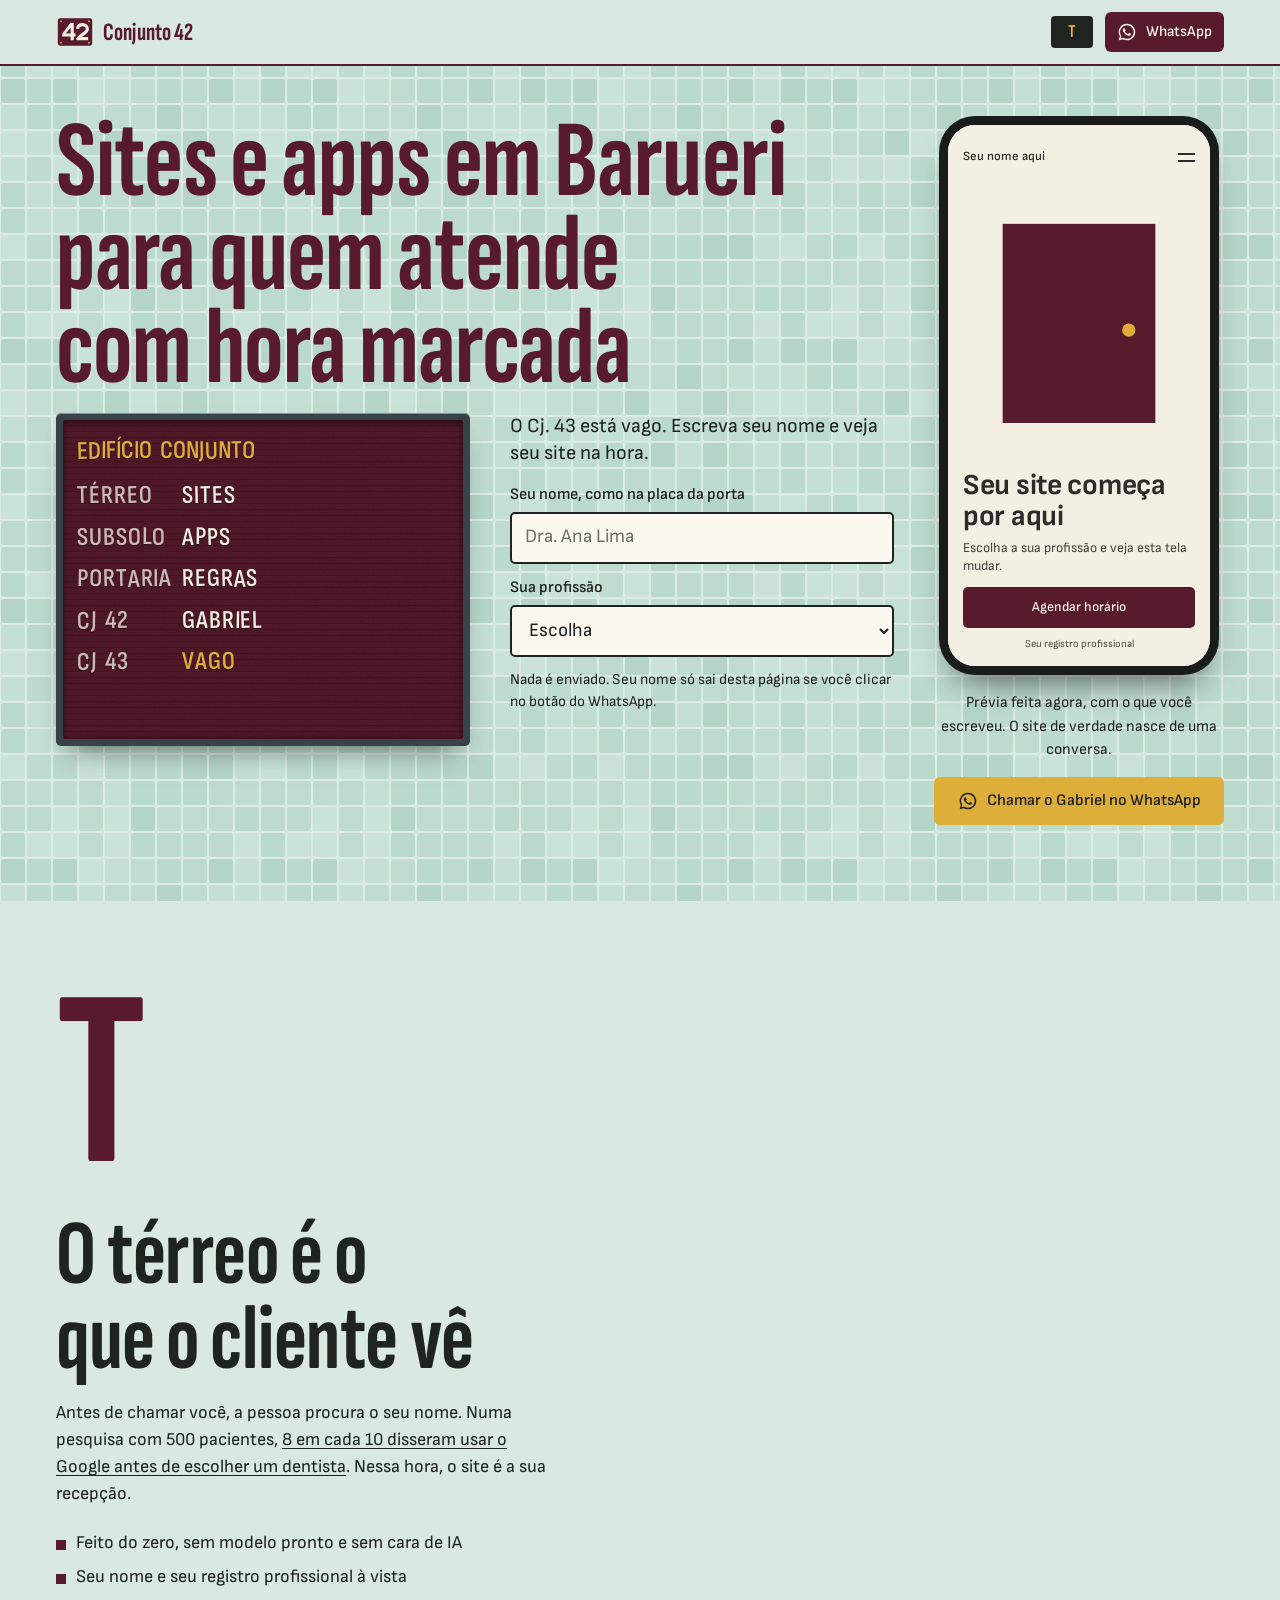
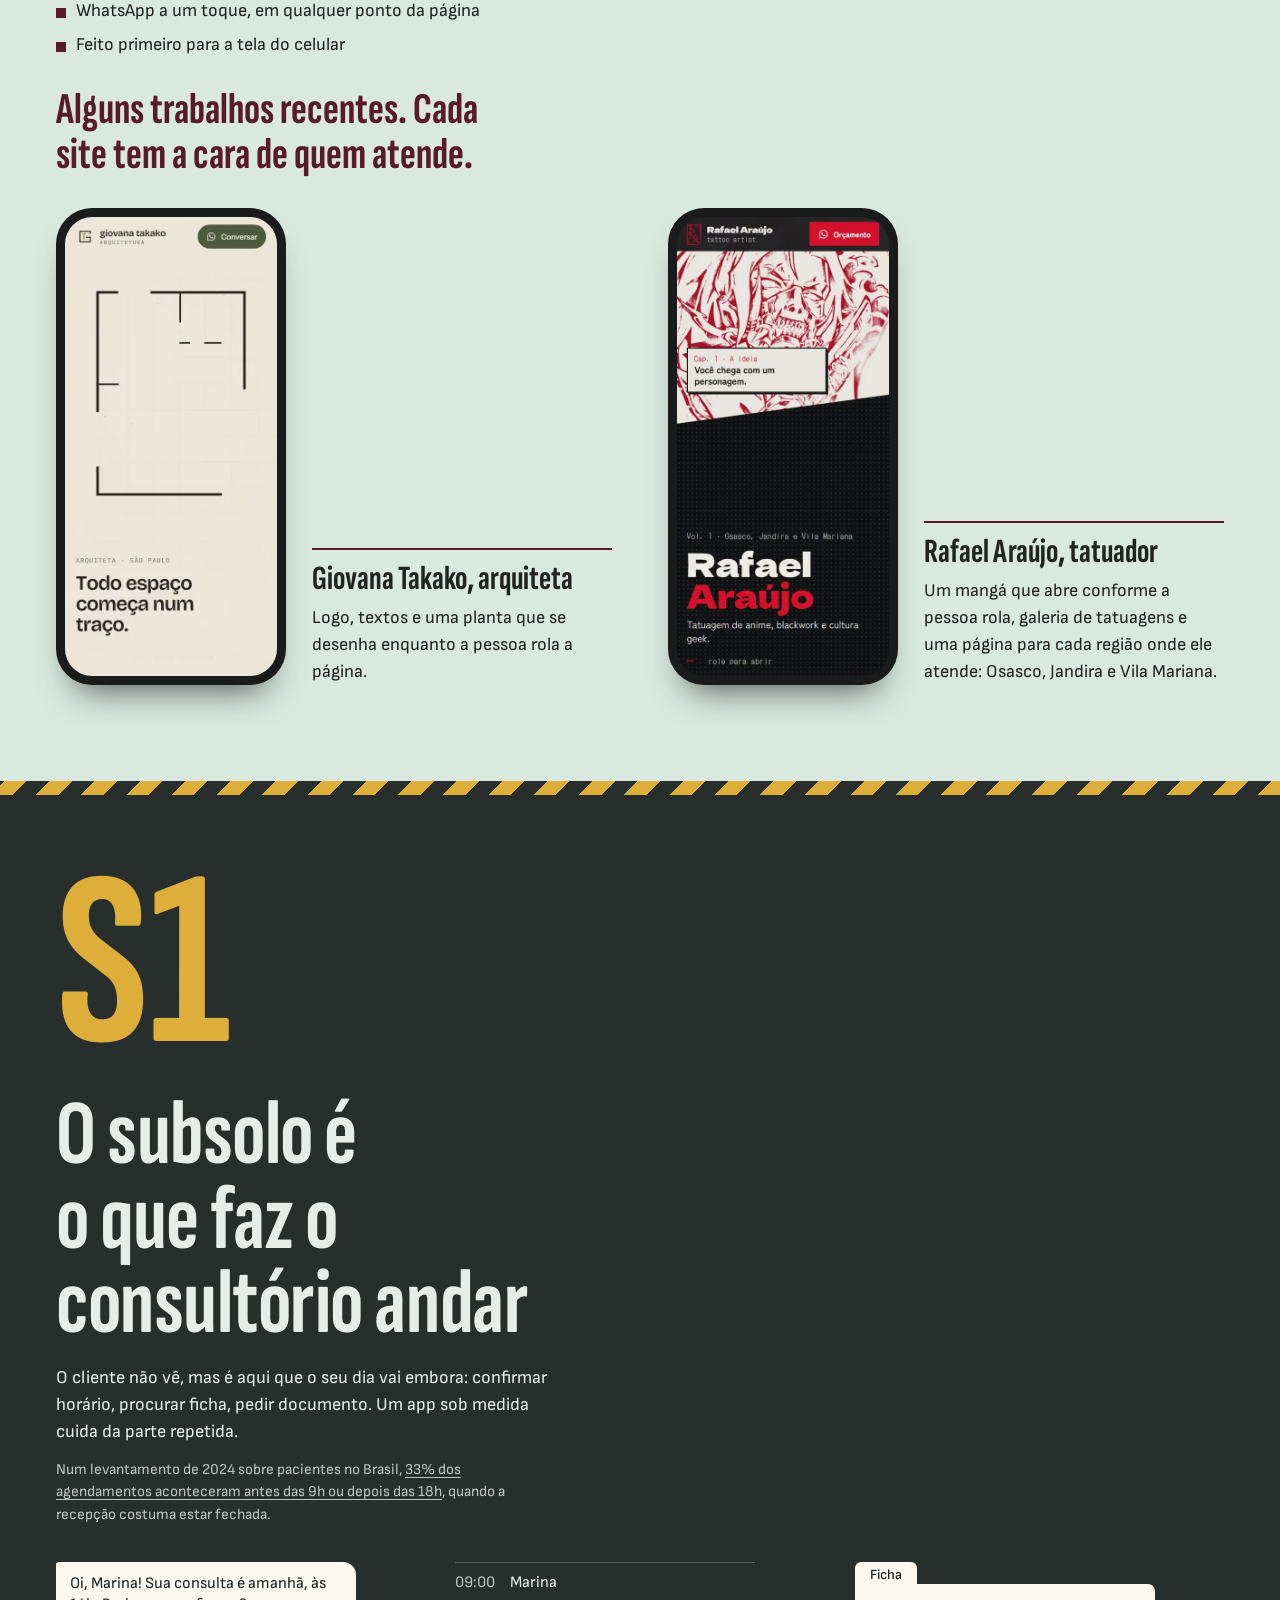
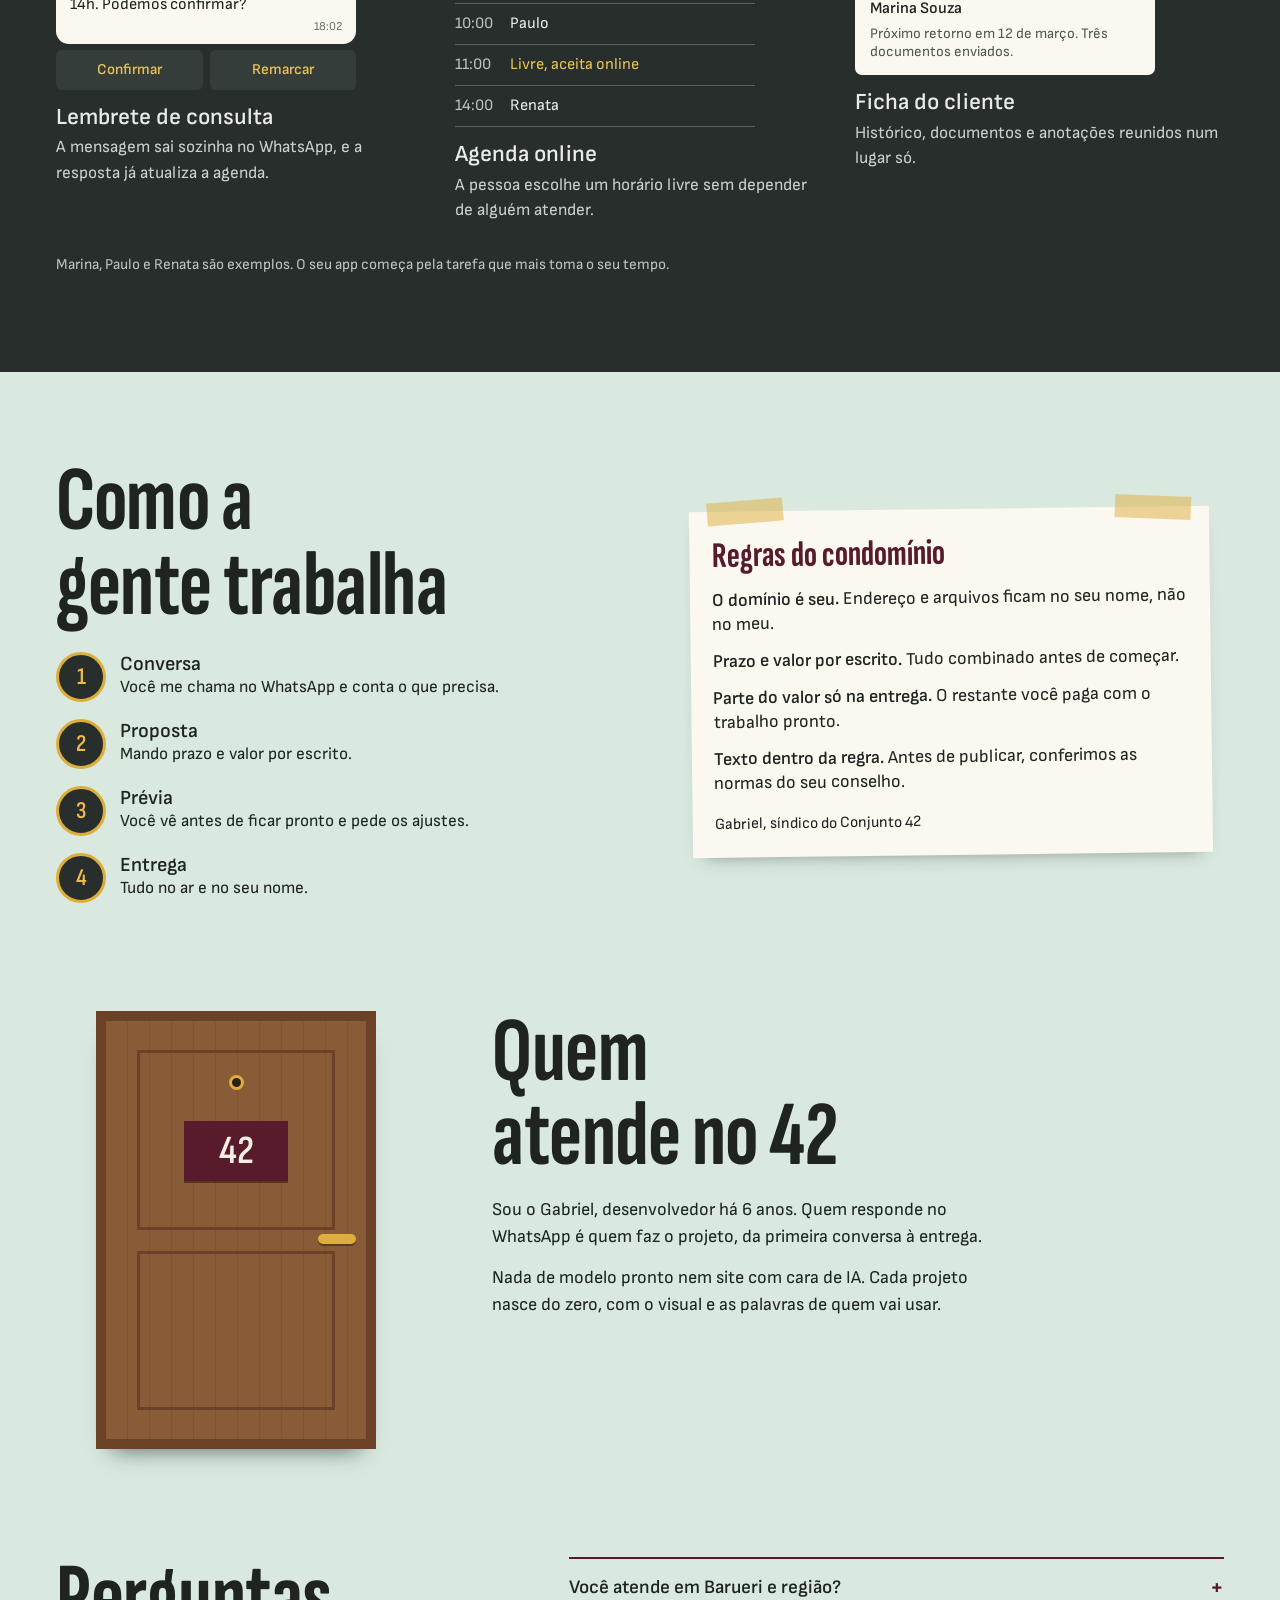
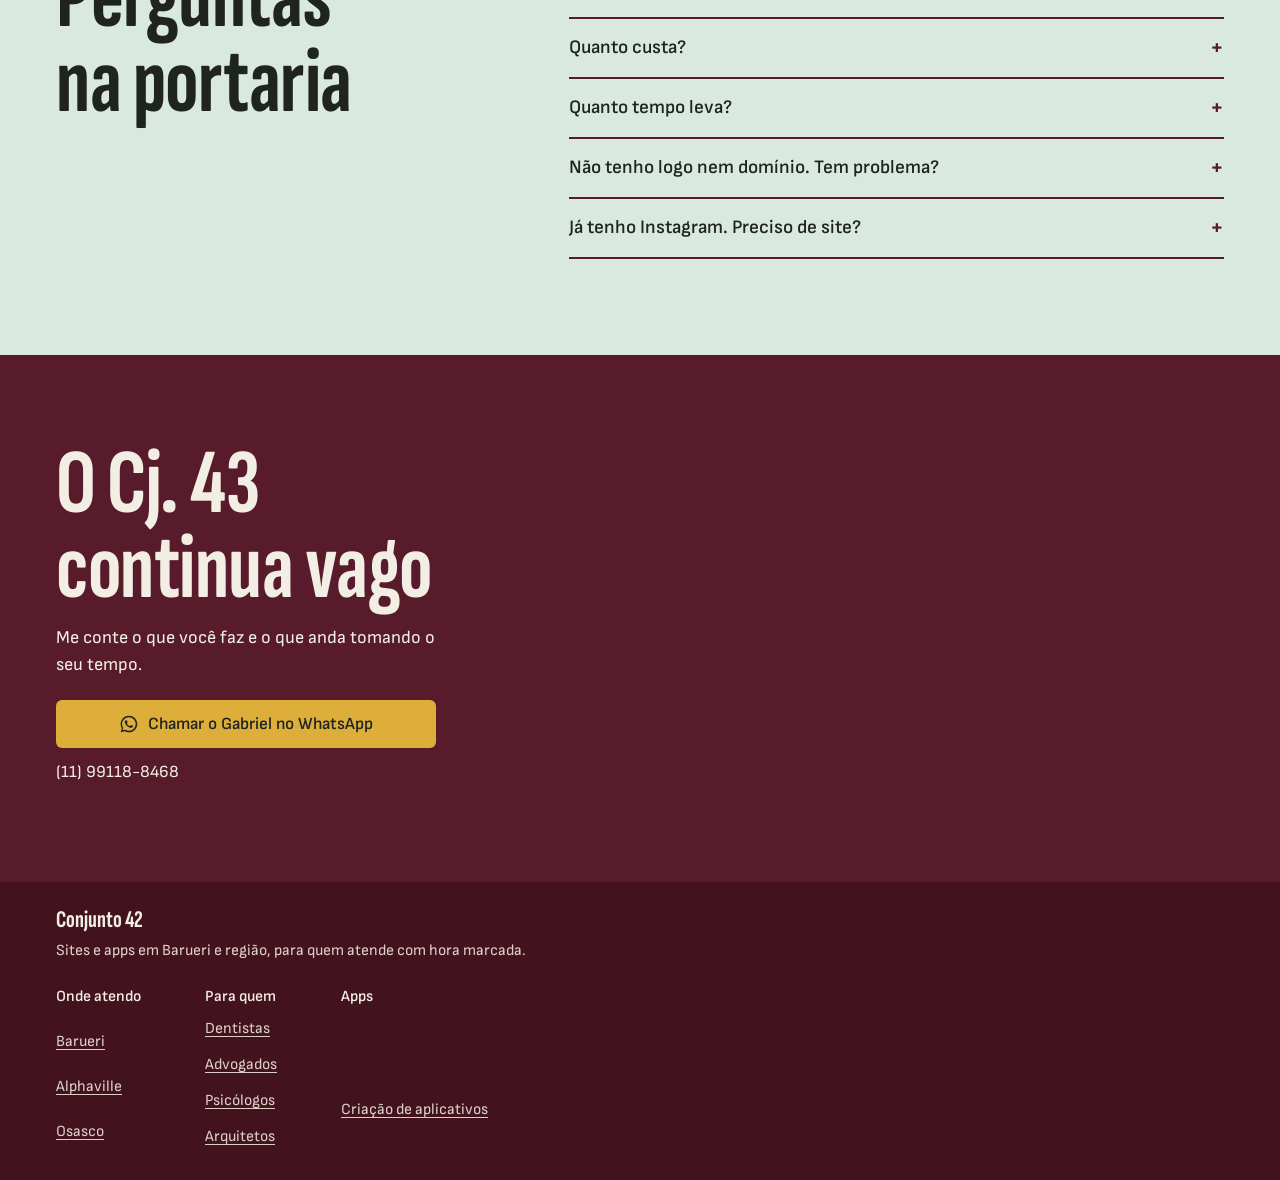
<file: index.html>
<!doctype html>
<html lang="pt-BR">
<head>
<meta charset="utf-8">
<meta name="viewport" content="width=device-width, initial-scale=1, viewport-fit=cover">
<title>Criação de sites e apps em Barueri e região | Conjunto 42</title>
<meta name="description" content="Sites e apps sob medida em Barueri, Alphaville e região, para quem atende com hora marcada. Feitos do zero por um desenvolvedor com 6 anos de experiência.">
<meta name="robots" content="index,follow">
<meta name="theme-color" content="#571B2C">
<!-- DEPLOY STEP: URL do ar (GitHub Pages); troque quando registrar o domínio -->
<link rel="canonical" href="https://gabrie345.github.io/conjunto-42/">
<meta property="og:site_name" content="Conjunto 42">
<meta property="og:title" content="Criação de sites e apps em Barueri e região">
<meta property="og:description" content="Sites e apps sob medida para quem atende com hora marcada. Escreva seu nome e veja uma prévia na hora.">
<meta property="og:type" content="website">
<meta property="og:locale" content="pt_BR">
<meta property="og:image:width" content="1200">
<meta property="og:image:height" content="630">
<meta property="og:url" content="https://gabrie345.github.io/conjunto-42/">
<meta property="og:image" content="https://gabrie345.github.io/conjunto-42/assets/og.jpg">
<meta name="twitter:card" content="summary_large_image">
<link rel="icon" href="assets/logo.svg" type="image/svg+xml">
<link rel="apple-touch-icon" href="assets/icone-180.png">
<script type="application/ld+json">{"@context":"https://schema.org","@graph":[{"@type":"ProfessionalService","@id":"https://gabrie345.github.io/conjunto-42/#empresa","name":"Conjunto 42","url":"https://gabrie345.github.io/conjunto-42/","logo":"https://gabrie345.github.io/conjunto-42/assets/icone-512.png","image":"https://gabrie345.github.io/conjunto-42/assets/og.jpg","telephone":"+55-11-99118-8468","description":"Sites e apps sob medida em Barueri e região, para quem atende com hora marcada.","founder":{"@type":"Person","name":"Gabriel","jobTitle":"Desenvolvedor"},"knowsLanguage":"pt-BR","areaServed":[{"@type":"City","name":"Barueri"},{"@type":"Place","name":"Alphaville"},{"@type":"City","name":"Santana de Parnaíba"},{"@type":"City","name":"Osasco"},{"@type":"City","name":"Carapicuíba"},{"@type":"City","name":"Jandira"}]},{"@type":"WebSite","@id":"https://gabrie345.github.io/conjunto-42/#site","url":"https://gabrie345.github.io/conjunto-42/","name":"Conjunto 42","inLanguage":"pt-BR","publisher":{"@id":"https://gabrie345.github.io/conjunto-42/#empresa"}}]}</script>
<link rel="preconnect" href="https://fonts.googleapis.com">
<link rel="preconnect" href="https://fonts.gstatic.com" crossorigin>
<link href="https://fonts.googleapis.com/css2?family=Sofia+Sans+Condensed:wght@600&family=Sofia+Sans+Extra+Condensed:wght@700&family=Sofia+Sans:wght@400;600&display=swap" rel="stylesheet">
<script>document.documentElement.classList.add('js')</script>
<style>
:root{
  --parede:#D9E9E0;
  --vinho:#571B2C;
  --vinho-fundo:#43121F;
  --letra:#F3EEE3;
  --latao:#DDAE3A;
  --latao-claro:#E9C15C;
  --tinta:#1F2421;
  --tinta-suave:#47524C;
  --concreto:#272E2C;
  --concreto-claro:#343D3A;
  --papel:#FBF8EF;
  --f-sinal:'Sofia Sans Extra Condensed',Impact,'Arial Narrow',sans-serif;
  --f-letra:'Sofia Sans Condensed','Arial Narrow',sans-serif;
  --f-texto:'Sofia Sans',system-ui,sans-serif;
  --margem:20px;
}
*{box-sizing:border-box;margin:0}
html{overflow-x:hidden;overflow-x:clip;-webkit-text-size-adjust:100%;scroll-behavior:smooth;scroll-padding-top:72px}
body{overflow-x:hidden;overflow-x:clip;background:var(--parede);color:var(--tinta);font:400 18px/1.5 var(--f-texto);-webkit-font-smoothing:antialiased}
img,video,svg{display:block;max-width:100%}
a{color:inherit}
.sr{position:absolute!important;width:1px;height:1px;overflow:hidden;clip:rect(0 0 0 0);white-space:nowrap}
.pular{position:fixed;left:12px;top:-64px;z-index:60;background:var(--vinho);color:var(--letra);padding:10px 16px;border-radius:6px}
.pular:focus{top:10px}
:focus-visible{outline:3px solid var(--vinho);outline-offset:2px}
.subsolo :focus-visible,.quadro :focus-visible,.interfone :focus-visible{outline-color:var(--latao)}

/* topo */
.topo{position:fixed;inset:0 0 auto 0;z-index:40;display:flex;align-items:center;gap:12px;padding:10px var(--margem);padding-top:max(10px,env(safe-area-inset-top));background:var(--parede);border-bottom:2px solid var(--vinho)}
.marca{display:flex;align-items:center;gap:9px;text-decoration:none;font:700 25px/1 var(--f-sinal);letter-spacing:.005em;color:var(--vinho)}
.marca img{width:38px;height:38px}
.mostrador{min-width:42px;height:32px;padding:0 8px;display:inline-flex;align-items:center;justify-content:center;gap:5px;background:var(--tinta);color:#F2B84B;border-radius:4px;font:600 18px/1 var(--f-letra);margin-left:auto}
.btn{display:inline-flex;align-items:center;justify-content:center;gap:9px;min-height:48px;padding:12px 20px;border:0;border-radius:6px;background:var(--latao);color:var(--tinta);font:600 17px/1.15 var(--f-texto);text-decoration:none;cursor:pointer;transition:background-color .2s ease}
.btn:hover{background:var(--latao-claro)}
.btn svg{width:20px;height:20px;flex:none}
.btn-topo{min-height:40px;padding:8px 12px;font-size:15px;background:var(--vinho);color:var(--letra)}
.btn-topo:hover{background:var(--vinho-fundo)}
.btn-topo span{display:none}
@media (min-width:420px){.btn-topo span{display:inline}}

/* portaria */
.portaria{padding:96px var(--margem) 56px;background:var(--parede) url(assets/pastilha.svg)}
.portaria-grade{max-width:1240px;margin:0 auto;display:grid;gap:28px}
h1{font:700 clamp(62px,19.4vw,152px)/.86 var(--f-sinal);letter-spacing:-.008em;color:var(--vinho);text-wrap:balance}
.convite{font-size:20px;line-height:1.35;max-width:32ch}

/* o quadro de salas */
.quadro{--tam:clamp(21px,6vw,31px);position:relative;background:#39414A;padding:7px;border-radius:5px;box-shadow:0 1px 0 rgba(255,255,255,.4) inset,0 16px 26px -14px rgba(31,36,33,.65)}
.feltro{background-color:var(--vinho);background-image:url("data:image/svg+xml,%3Csvg xmlns='http://www.w3.org/2000/svg' width='180' height='180'%3E%3Cfilter id='n'%3E%3CfeTurbulence type='fractalNoise' baseFrequency='.9' numOctaves='2'/%3E%3CfeColorMatrix values='0 0 0 0 0 0 0 0 0 0 0 0 0 0 0 0 0 0 .22 0'/%3E%3C/filter%3E%3Crect width='180' height='180' filter='url(%23n)'/%3E%3C/svg%3E"),repeating-linear-gradient(180deg,transparent 0 5px,rgba(0,0,0,.14) 5px 6px);padding:12px 14px 14px;border-radius:2px;box-shadow:inset 0 2px 7px rgba(0,0,0,.55)}
.quadro-nome{font:600 var(--tam)/1.5 var(--f-letra);color:var(--latao);padding-bottom:6px}
.fila{display:grid;grid-template-columns:4.1em minmax(0,1fr);align-items:center;min-height:1.62em;color:var(--letra);text-decoration:none;font:600 var(--tam)/1.2 var(--f-letra)}
a.fila{transition:color .15s ease}
a.fila:hover{color:var(--latao-claro)}
.sala{opacity:.76;letter-spacing:.035em}
.quem{--esc:1;font-size:calc(1em*var(--esc));letter-spacing:.035em;white-space:nowrap}
.l{display:inline-block;min-width:.1em;transform:translateY(var(--y,0)) rotate(var(--r,0deg));text-shadow:0 1px 0 rgba(0,0,0,.5)}
.l.e{width:.3em}
.vago .quem{color:var(--latao)}
.js .quadro .l{animation:encaixa .34s cubic-bezier(.3,1.5,.5,1) both;animation-delay:calc(var(--i,0)*16ms)}
.js .quadro.pronto .l{animation:none}
.js .quadro.pronto .l.nova{animation:encaixa .2s cubic-bezier(.3,1.5,.5,1) both}
@keyframes encaixa{from{opacity:0;transform:translateY(-.32em) rotate(calc(var(--r,0deg)*5))}}

/* a placa: formulário */
.placa{display:grid;gap:12px}
.placa label{display:grid;gap:5px;font-weight:600;font-size:16px}
.placa input,.placa select{width:100%;min-height:52px;padding:11px 13px;border:2px solid var(--tinta);border-radius:5px;background:var(--papel);color:var(--tinta);font:400 19px/1.2 var(--f-texto)}
.placa input::placeholder{color:#6B746F}
.placa input:focus,.placa select:focus{outline:3px solid var(--vinho);outline-offset:0;border-color:var(--vinho)}
.aviso-curto{font-size:15px;color:var(--tinta)}

/* a prévia */
.previa{display:grid;gap:16px;justify-items:center;scroll-margin-top:72px}
.fone{width:min(76vw,290px);padding:9px;background:#191C1B;border-radius:36px;box-shadow:0 22px 34px -18px rgba(31,36,33,.75)}
.tela{position:relative;aspect-ratio:9/18.6;overflow:hidden;border-radius:27px;background:var(--papel)}
.ms{position:absolute;inset:0;display:flex;flex-direction:column;padding:17px 15px 14px;background:var(--a);color:var(--b);font-family:var(--ff,var(--f-texto));transition:opacity .22s ease}
.ms.troca{opacity:0}
.ms-nav{display:flex;align-items:center;justify-content:space-between;gap:10px;font-size:12.5px;font-weight:600;line-height:1.15;min-height:30px}
.ms-nav span{min-width:0;overflow-wrap:anywhere}
.ms-nav i{flex:none;width:17px;height:9px;border-top:2px solid currentColor;border-bottom:2px solid currentColor}
.ms-arte{flex:1 1 auto;min-height:0;margin:12px -15px;overflow:hidden}
.ms-arte svg{width:100%;height:100%}
.ms h3{font-family:inherit;font-size:29px;line-height:1.05;font-weight:var(--fw,700);letter-spacing:-.01em;overflow-wrap:anywhere}
.ms p{font-size:13.5px;line-height:1.3;margin-top:8px;opacity:.86}
.ms-btn{display:block;margin-top:12px;padding:10px 12px;border-radius:var(--rd,5px);background:var(--c);color:var(--d);font-size:13.5px;font-weight:600;text-align:center}
.ms small{display:block;margin-top:9px;font-size:10.5px;opacity:.8;text-align:center}
.previa-nota{max-width:34ch;text-align:center;font-size:15.5px}
.previa .btn{width:min(100%,340px)}

/* seções */
.andar{position:relative;padding:60px var(--margem) 68px}
.andar-grade{max-width:1240px;margin:0 auto;display:grid;gap:30px}
.numero{font:700 clamp(112px,34vw,250px)/.78 var(--f-sinal);color:var(--vinho)}
h2{font:700 clamp(46px,13.4vw,92px)/.92 var(--f-sinal);letter-spacing:-.005em;max-width:13ch;text-wrap:balance}
.texto p{max-width:50ch}
.texto p+p{margin-top:14px}
.texto a,.miudo a{text-underline-offset:3px}
.miudo{font-size:15px;color:var(--tinta-suave)}

/* térreo: sites */
.casos-nota{font:700 clamp(30px,8.6vw,44px)/1.02 var(--f-sinal);color:var(--vinho);max-width:24ch;text-wrap:balance}
.casos{display:grid;gap:42px}
.caso{display:grid;gap:18px;justify-items:center}
.caso .video-fone{width:min(66vw,250px)}
.video-fone .tela{aspect-ratio:390/844;background:#191C1B}
.video-fone video{width:100%;height:100%;object-fit:cover}
.tocar{position:absolute;inset:0;display:grid;place-items:center;width:100%;padding:0;border:0;background:rgba(25,28,27,.3);cursor:pointer}
.tocar[hidden]{display:none}
.tocar svg{width:76px;height:76px;padding:20px;border-radius:50%;background:var(--latao);fill:var(--tinta);box-shadow:0 8px 18px -8px rgba(0,0,0,.6)}
.tocar:focus-visible{outline:3px solid var(--latao);outline-offset:-8px}
.caso-texto{width:100%;border-top:2px solid var(--vinho);padding-top:12px}
.caso h3{font:700 34px/1 var(--f-sinal)}
.caso p{margin-top:8px}
.inclui{list-style:none;padding:0;margin-top:22px;display:grid;gap:7px}
.inclui li{padding-left:20px;position:relative}
.inclui li::before{content:"";position:absolute;left:0;top:.58em;width:10px;height:10px;background:var(--vinho)}

/* subsolo: apps */
.subsolo{background:var(--concreto);color:#E7ECE9}
.subsolo::before{content:"";position:absolute;inset:0 0 auto 0;height:14px;background:repeating-linear-gradient(-45deg,var(--latao) 0 16px,var(--concreto) 16px 32px)}
.subsolo .numero{color:var(--latao)}
.subsolo .miudo{color:#BCC6C1}
.pecas{display:grid;gap:30px;margin-top:6px}
.peca h3{font:600 23px/1.15 var(--f-texto);margin-bottom:5px}
.peca>p{color:#C9D2CD;font-size:17px;max-width:38ch}
.demo{margin-bottom:14px}
.balao{max-width:300px;padding:12px 14px 9px;background:var(--papel);color:var(--tinta);border-radius:3px 13px 13px 13px;font-size:16px;line-height:1.3}
.balao small{display:block;text-align:right;color:#6A726D;font-size:12px;margin-top:3px}
.respostas{display:flex;gap:7px;max-width:300px;margin-top:6px}
.respostas span{flex:1;padding:9px 8px;text-align:center;background:var(--concreto-claro);border-radius:6px;color:var(--latao-claro);font-size:15px;font-weight:600}
.horas{display:grid;grid-template-columns:3.4em 1fr;max-width:300px;font-size:16px;border-top:1px solid #56615C}
.horas div{padding:8px 0;border-bottom:1px solid #56615C}
.horas .h{color:#BCC6C1}
.horas .livre{color:var(--latao-claro)}
.ficha{position:relative;max-width:300px;padding:15px 15px 13px;background:var(--papel);color:var(--tinta);border-radius:0 7px 7px 7px;margin-top:22px;font-size:16px}
.ficha::before{content:"Ficha";position:absolute;left:0;top:-22px;height:22px;padding:2px 15px 0;background:var(--papel);border-radius:6px 6px 0 0;font-size:14px;font-weight:600}
.ficha b{display:block;font-weight:600;line-height:1.2}
.ficha span{display:block;margin-top:6px;font-size:14.5px;line-height:1.3;color:#4F5852}

/* como funciona e regras */
.passos{list-style:none;padding:0;display:grid;gap:17px;margin-top:22px}
.passos li{display:grid;grid-template-columns:50px 1fr;gap:14px;align-items:start}
.passos .botao{display:flex;align-items:center;justify-content:center;width:50px;height:50px;border-radius:50%;background:var(--concreto);color:#F2B84B;border:3px solid var(--latao);font:600 24px/1 var(--f-letra)}
.passos b{display:block;font-weight:600;font-size:20px;line-height:1.2}
.passos p{font-size:17px;line-height:1.35}
.regras{position:relative;background:var(--papel);padding:27px 22px 22px;transform:rotate(-.7deg);box-shadow:0 10px 18px -12px rgba(31,36,33,.5);max-width:520px;justify-self:center;width:100%}
.regras::before,.regras::after{content:"";position:absolute;top:-11px;width:76px;height:23px;background:rgba(221,174,58,.5)}
.regras::before{left:18px;transform:rotate(-4deg)}
.regras::after{right:18px;transform:rotate(3deg)}
.regras h3{font:700 36px/1 var(--f-sinal);color:var(--vinho)}
.regras ul{list-style:none;padding:0;margin-top:14px;display:grid;gap:13px}
.regras li{line-height:1.33}
.regras b{font-weight:600}
.regras .assina{margin-top:17px;font-size:15.5px}

/* quem faz */
.porta{position:relative;width:min(78%,280px);aspect-ratio:3/4.7;justify-self:center;background:#8A5B37 repeating-linear-gradient(90deg,transparent 0 21px,rgba(58,34,18,.13) 21px 22px);border:10px solid #6B4227;box-shadow:0 16px 22px -16px rgba(31,36,33,.7)}
.porta::before,.porta::after{content:"";position:absolute;left:12%;right:12%;border:3px solid #6B4227}
.porta::before{top:7%;bottom:50%}
.porta::after{top:55%;bottom:7%}
.porta-olho{position:absolute;z-index:1;left:50%;top:13%;width:15px;height:15px;margin-left:-7.5px;border-radius:50%;background:#2C2015;border:3px solid var(--latao)}
.porta-numero{position:absolute;z-index:1;left:50%;top:24%;transform:translateX(-50%);display:grid;place-items:center;width:104px;height:60px;background:var(--vinho);color:var(--letra);font:600 40px/1 var(--f-letra);box-shadow:0 2px 0 rgba(0,0,0,.4)}
.porta-macaneta{position:absolute;z-index:1;right:4%;top:51%;width:38px;height:10px;border-radius:5px;background:var(--latao);box-shadow:0 2px 0 rgba(0,0,0,.35)}

/* dúvidas */
.duvidas{border-top:2px solid var(--vinho)}
.duvidas details{border-bottom:2px solid var(--vinho)}
.duvidas summary{display:flex;align-items:center;justify-content:space-between;gap:14px;min-height:58px;padding:11px 0;cursor:pointer;font-weight:600;font-size:19px;line-height:1.25;list-style:none}
.duvidas summary::-webkit-details-marker{display:none}
.duvidas summary::after{content:"+";flex:none;font:600 28px/1 var(--f-letra);color:var(--vinho)}
.duvidas details[open] summary::after{content:"\2212"}
.duvidas p{padding:0 0 16px;max-width:52ch}

/* interfone */
.interfone{background:var(--vinho);color:var(--letra)}
.interfone h2{color:var(--letra);max-width:12ch}
.interfone p{max-width:38ch;margin-top:12px}
.interfone .btn{margin-top:22px;width:min(100%,380px)}
.interfone .fone-num{display:block;margin-top:12px;font-size:17px;text-decoration:none}

footer{background:var(--vinho-fundo);color:#DCCFC6;padding:26px var(--margem) calc(26px + env(safe-area-inset-bottom))}
.rodape{max-width:1240px;margin:0 auto;display:grid;gap:7px;font-size:15.5px}
.rodape b{font:700 24px/1 var(--f-sinal);color:var(--letra)}
.rodape-nav{display:grid;gap:18px;margin-top:16px}
.rodape-nav div{display:grid;justify-items:start}
.rodape-nav strong{font-weight:600;color:var(--letra);margin-bottom:2px}
.rodape-nav a{display:inline-flex;align-items:center;min-height:36px;text-underline-offset:3px}
@media (min-width:640px){.rodape-nav{grid-template-columns:repeat(3,auto);justify-content:start;column-gap:64px}}

.flutuante{position:fixed;right:var(--margem);bottom:max(14px,env(safe-area-inset-bottom));z-index:30;box-shadow:0 8px 18px -8px rgba(0,0,0,.6);visibility:hidden;opacity:0;transform:translateY(10px);transition:opacity .2s ease,transform .2s ease,visibility .2s}
.flutuante.ver{visibility:visible;opacity:1;transform:none}

@media (min-width:640px){
  :root{--margem:36px}
  .pecas{grid-template-columns:repeat(3,minmax(0,1fr));align-items:start}
  .caso{grid-template-columns:230px minmax(0,1fr);align-items:end;gap:26px}
  .caso .video-fone{width:230px}
}
@media (min-width:980px){
  :root{--margem:56px}
  .topo{padding-top:12px;padding-bottom:12px}
  .portaria{padding-top:116px;padding-bottom:76px}
  .portaria-grade{grid-template-columns:minmax(0,1.08fr) minmax(0,1fr) 290px;grid-template-rows:auto auto 1fr;column-gap:40px;row-gap:16px;align-items:start}
  .previa .btn{padding-inline:12px;font-size:16px;width:100%}
  h1{grid-column:1/3;font-size:clamp(84px,8.5vw,128px)}
  .quadro{--tam:clamp(21px,2vw,27px);grid-column:1;grid-row:2/span 2}
  .convite{grid-column:2;grid-row:2}
  .placa{grid-column:2;grid-row:3}
  .previa{grid-column:3;grid-row:1/span 3}
  .fone{width:280px}
  .andar{padding-top:88px;padding-bottom:96px}
  .casos{grid-template-columns:repeat(2,minmax(0,1fr));column-gap:56px}
  .regras-grade{grid-template-columns:minmax(0,1fr) minmax(0,1fr);column-gap:76px;align-items:center}
  .quem-grade{grid-template-columns:360px minmax(0,1fr);column-gap:76px;align-items:start}
  .duvidas-grade{grid-template-columns:minmax(0,1fr) minmax(0,1.5fr);column-gap:76px}
  .flutuante{display:none}
}
@media (prefers-reduced-motion:reduce){
  html{scroll-behavior:auto}
  *,*::before,*::after{animation:none!important;transition:none!important}
}
</style>
</head>
<body>
<a class="pular" href="#main">Pular para o conteúdo</a>

<header class="topo">
  <a class="marca" href="#portaria" aria-label="Conjunto 42, início"><img src="assets/logo.svg" alt="" width="38" height="38">Conjunto 42</a>
  <span class="mostrador" aria-hidden="true" id="mostrador">T</span>
  <a class="btn btn-topo" data-wa href="https://wa.me/5511991188468" target="_blank" rel="noopener" aria-label="Chamar no WhatsApp"><svg aria-hidden="true"><use href="#wa"/></svg><span>WhatsApp</span></a>
</header>

<svg width="0" height="0" style="position:absolute" aria-hidden="true"><symbol id="wa" viewBox="0 0 24 24"><path fill="currentColor" d="M12 2a10 10 0 0 0-8.600 15.100L2 22l5-1.300A10 10 0 1 0 12 2Zm0 18.200c-1.600 0-3.100-.4-4.400-1.200l-.3-.2-3 .8.8-2.900-.2-.3A8.200 8.200 0 1 1 12 20.200Zm4.500-6.100c-.2-.1-1.500-.7-1.700-.8-.2-.1-.4-.1-.6.1l-.8 1c-.1.2-.3.2-.5.1a6.700 6.700 0 0 1-3.300-2.900c-.3-.4.2-.4.7-1.400.1-.2 0-.3 0-.4l-.8-1.800c-.2-.5-.4-.4-.6-.4h-.5c-.2 0-.4.1-.6.3-.2.2-.8.8-.8 2s.8 2.300 1 2.500c.1.2 1.600 2.500 4 3.500 1.500.6 2 .7 2.800.6.4-.1 1.500-.6 1.700-1.200.2-.6.2-1.100.1-1.200l-.4-.2Z"/></symbol></svg>

<main id="main" tabindex="-1">

<section class="portaria" id="portaria" data-andar="T" aria-labelledby="titulo">
  <div class="portaria-grade">
    <h1 id="titulo">Sites e apps em Barueri para quem atende com hora marcada</h1>

    <nav class="quadro" id="quadro" aria-label="Quadro de salas: índice do site">
      <div class="feltro">
        <div class="quadro-nome" aria-hidden="true" data-letras>EDIFÍCIO CONJUNTO</div>
        <a class="fila" href="#sites"><span class="sala" data-letras>TÉRREO</span><span class="quem" data-letras>SITES</span></a>
        <a class="fila" href="#apps"><span class="sala" data-letras>SUBSOLO</span><span class="quem" data-letras>APPS</span></a>
        <a class="fila" href="#regras"><span class="sala" data-letras>PORTARIA</span><span class="quem" data-letras>REGRAS</span></a>
        <a class="fila" href="#quem"><span class="sala" data-letras>CJ 42</span><span class="quem" data-letras>GABRIEL</span></a>
        <div class="fila vago" aria-hidden="true"><span class="sala" data-letras>CJ 43</span><span class="quem" id="qNome" data-letras>VAGO</span></div>
        <div class="fila vago" aria-hidden="true"><span class="sala"></span><span class="quem" id="qProf"></span></div>
      </div>
    </nav>

    <p class="convite" id="convite">O Cj. 43 está vago. Escreva seu nome e veja seu site na hora.</p>

    <form class="placa" id="placa" autocomplete="off">
      <label>Seu nome, como na placa da porta
        <input id="nome" name="nome" type="text" maxlength="28" placeholder="Dra. Ana Lima" enterkeyhint="done">
      </label>
      <label>Sua profissão
        <select id="prof" name="prof">
          <option value="">Escolha</option>
          <option value="psicologia">Psicologia</option>
          <option value="odontologia">Odontologia</option>
          <option value="advocacia">Advocacia</option>
          <option value="arquitetura">Arquitetura</option>
          <option value="medicina">Medicina</option>
          <option value="nutricao">Nutrição</option>
          <option value="fisioterapia">Fisioterapia</option>
          <option value="contabilidade">Contabilidade</option>
          <option value="outra">Outra profissão</option>
        </select>
      </label>
      <p class="aviso-curto">Nada é enviado. Seu nome só sai desta página se você clicar no botão do WhatsApp.</p>
    </form>

    <div class="previa" id="previa">
      <div class="fone"><div class="tela" id="tela"></div></div>
      <p class="previa-nota" id="previaNota">Prévia feita agora, com o que você escreveu. O site de verdade nasce de uma conversa.</p>
      <a class="btn" id="ctaPrevia" data-wa href="https://wa.me/5511991188468" target="_blank" rel="noopener"><svg aria-hidden="true"><use href="#wa"/></svg>Chamar o Gabriel no WhatsApp</a>
    </div>
  </div>
</section>

<section class="andar" id="sites" data-andar="T" aria-labelledby="sites-t">
  <div class="andar-grade">
    <div class="numero" aria-hidden="true">T</div>
    <div class="texto">
      <h2 id="sites-t">O térreo é o que o cliente vê</h2>
      <p style="margin-top:16px">Antes de chamar você, a pessoa procura o seu nome. Numa pesquisa com 500 pacientes, <a href="https://mundodomarketing.com.br/ia-ja-entra-na-jornada-de-escolha-de-dentistas-no-brasil" target="_blank" rel="noopener">8 em cada 10 disseram usar o Google antes de escolher um dentista</a>. Nessa hora, o site é a sua recepção.</p>
      <ul class="inclui">
        <li>Feito do zero, sem modelo pronto e sem cara de IA</li>
        <li>Seu nome e seu registro profissional à vista</li>
        <li>WhatsApp a um toque, em qualquer ponto da página</li>
        <li>Feito primeiro para a tela do celular</li>
      </ul>
    </div>
    <p class="casos-nota">Alguns trabalhos recentes. Cada site tem a cara de quem atende.</p>
    <div class="casos">
      <article class="caso">
        <div class="fone video-fone"><div class="tela">
          <video class="gravacao" muted loop playsinline preload="none" poster="assets/giovana-site.jpg" aria-label="Gravação de tela do site da Giovana Takako no celular"><source src="assets/giovana-site.mp4" type="video/mp4"></video>
        </div></div>
        <div class="caso-texto">
          <h3>Giovana Takako, arquiteta</h3>
          <p>Logo, textos e uma planta que se desenha enquanto a pessoa rola a página.</p>
        </div>
      </article>
      <article class="caso">
        <div class="fone video-fone"><div class="tela">
          <video class="gravacao" muted loop playsinline preload="none" poster="assets/rafael-site.jpg" aria-label="Gravação de tela do site do Rafael Araújo no celular"><source src="assets/rafael-site.mp4" type="video/mp4"></video>
        </div></div>
        <div class="caso-texto">
          <h3>Rafael Araújo, tatuador</h3>
          <p>Um mangá que abre conforme a pessoa rola, galeria de tatuagens e uma página para cada região onde ele atende: Osasco, Jandira e Vila Mariana.</p>
        </div>
      </article>
    </div>
  </div>
</section>

<section class="andar subsolo" id="apps" data-andar="S1" aria-labelledby="apps-t">
  <div class="andar-grade">
    <div class="numero" aria-hidden="true">S1</div>
    <div class="texto">
      <h2 id="apps-t">O subsolo é o que faz o consultório andar</h2>
      <p style="margin-top:16px">O cliente não vê, mas é aqui que o seu dia vai embora: confirmar horário, procurar ficha, pedir documento. Um app sob medida cuida da parte repetida.</p>
      <p class="miudo">Num levantamento de 2024 sobre pacientes no Brasil, <a href="https://medicinasa.com.br/paciente-digital-25" target="_blank" rel="noopener">33% dos agendamentos aconteceram antes das 9h ou depois das 18h</a>, quando a recepção costuma estar fechada.</p>
    </div>
    <div class="pecas">
      <article class="peca">
        <div class="demo">
          <div class="balao">Oi, Marina! Sua consulta é amanhã, às 14h. Podemos confirmar?<small>18:02</small></div>
          <div class="respostas" aria-hidden="true"><span>Confirmar</span><span>Remarcar</span></div>
        </div>
        <h3>Lembrete de consulta</h3>
        <p>A mensagem sai sozinha no WhatsApp, e a resposta já atualiza a agenda.</p>
      </article>
      <article class="peca">
        <div class="demo horas" aria-hidden="true">
          <div class="h">09:00</div><div>Marina</div>
          <div class="h">10:00</div><div>Paulo</div>
          <div class="h">11:00</div><div class="livre">Livre, aceita online</div>
          <div class="h">14:00</div><div>Renata</div>
        </div>
        <h3>Agenda online</h3>
        <p>A pessoa escolhe um horário livre sem depender de alguém atender.</p>
      </article>
      <article class="peca">
        <div class="demo ficha" aria-hidden="true">
          <b>Marina Souza</b>
          <span>Próximo retorno em 12 de março. Três documentos enviados.</span>
        </div>
        <h3>Ficha do cliente</h3>
        <p>Histórico, documentos e anotações reunidos num lugar só.</p>
      </article>
    </div>
    <p class="miudo">Marina, Paulo e Renata são exemplos. O seu app começa pela tarefa que mais toma o seu tempo.</p>
  </div>
</section>

<section class="andar" id="regras" data-andar="T" aria-labelledby="regras-t">
  <div class="andar-grade regras-grade">
    <div class="texto">
      <h2 id="regras-t">Como a gente trabalha</h2>
      <ol class="passos">
        <li><span class="botao" aria-hidden="true">1</span><div><b>Conversa</b><p>Você me chama no WhatsApp e conta o que precisa.</p></div></li>
        <li><span class="botao" aria-hidden="true">2</span><div><b>Proposta</b><p>Mando prazo e valor por escrito.</p></div></li>
        <li><span class="botao" aria-hidden="true">3</span><div><b>Prévia</b><p>Você vê antes de ficar pronto e pede os ajustes.</p></div></li>
        <li><span class="botao" aria-hidden="true">4</span><div><b>Entrega</b><p>Tudo no ar e no seu nome.</p></div></li>
      </ol>
    </div>
    <aside class="regras" aria-labelledby="aviso-t">
      <h3 id="aviso-t">Regras do condomínio</h3>
      <ul>
        <li><b>O domínio é seu.</b> Endereço e arquivos ficam no seu nome, não no meu.</li>
        <li><b>Prazo e valor por escrito.</b> Tudo combinado antes de começar.</li>
        <li><b>Parte do valor só na entrega.</b> O restante você paga com o trabalho pronto.</li>
        <li><b>Texto dentro da regra.</b> Antes de publicar, conferimos as normas do seu conselho.</li>
      </ul>
      <p class="assina">Gabriel, síndico do Conjunto 42</p>
    </aside>
  </div>
</section>

<section class="andar" id="quem" data-andar="4" aria-labelledby="quem-t" style="padding-top:12px">
  <div class="andar-grade quem-grade">
    <div class="porta" aria-hidden="true">
      <span class="porta-olho"></span>
      <span class="porta-numero">42</span>
      <span class="porta-macaneta"></span>
    </div>
    <div class="texto">
      <h2 id="quem-t">Quem atende no 42</h2>
      <p style="margin-top:16px">Sou o Gabriel, desenvolvedor há 6 anos. Quem responde no WhatsApp é quem faz o projeto, da primeira conversa à entrega.</p>
      <p>Nada de modelo pronto nem site com cara de IA. Cada projeto nasce do zero, com o visual e as palavras de quem vai usar.</p>
    </div>
  </div>
</section>

<section class="andar" id="duvidas" data-andar="4" aria-labelledby="duvidas-t" style="padding-top:12px">
  <div class="andar-grade duvidas-grade">
    <h2 id="duvidas-t">Perguntas na portaria</h2>
    <div class="duvidas">
      <details><summary>Você atende em Barueri e região?</summary><p>Sim. Atendo <a href="criacao-de-sites-barueri/">Barueri</a>, <a href="criacao-de-sites-alphaville/">Alphaville</a>, Santana de Parnaíba, <a href="criacao-de-sites-osasco/">Osasco</a>, Carapicuíba e Jandira. A conversa começa pelo WhatsApp.</p></details>
      <details><summary>Quanto custa?</summary><p>Depende do que você precisa. Depois de uma conversa, mando o valor por escrito.</p></details>
      <details><summary>Quanto tempo leva?</summary><p>Também depende do projeto. O prazo vem por escrito, antes de começar.</p></details>
      <details><summary>Não tenho logo nem domínio. Tem problema?</summary><p>Não. A gente resolve isso junto, e o domínio fica no seu nome.</p></details>
      <details><summary>Já tenho Instagram. Preciso de site?</summary><p>O Instagram mostra o seu dia a dia. O site responde quem procura o seu nome no Google e quer saber como marcar um horário.</p></details>
    </div>
  </div>
</section>

<section class="andar interfone" id="contato" data-andar="4" aria-labelledby="contato-t">
  <div class="andar-grade">
    <div class="texto">
      <h2 id="contato-t"><span id="fimTitulo">O Cj. 43 continua vago</span></h2>
      <p id="fimTexto">Me conte o que você faz e o que anda tomando o seu tempo.</p>
      <a class="btn" data-wa href="https://wa.me/5511991188468" target="_blank" rel="noopener"><svg aria-hidden="true"><use href="#wa"/></svg>Chamar o Gabriel no WhatsApp</a>
      <a class="fone-num" data-wa href="https://wa.me/5511991188468" target="_blank" rel="noopener">(11) 99118-8468</a>
    </div>
  </div>
</section>
</main>

<footer>
  <div class="rodape">
    <b>Conjunto 42</b>
    <span>Sites e apps em Barueri e região, para quem atende com hora marcada.</span>
    <nav class="rodape-nav" aria-label="Páginas do site"><div><strong>Onde atendo</strong><a href="criacao-de-sites-barueri/">Barueri</a><a href="criacao-de-sites-alphaville/">Alphaville</a><a href="criacao-de-sites-osasco/">Osasco</a></div><div><strong>Para quem</strong><a href="site-para-dentista/">Dentistas</a><a href="site-para-advogado/">Advogados</a><a href="site-para-psicologo/">Psicólogos</a><a href="site-para-arquiteto/">Arquitetos</a></div><div><strong>Apps</strong><a href="criacao-de-aplicativos-barueri/">Criação de aplicativos</a></div></nav>
  </div>
</footer>

<a class="btn flutuante" id="flutuante" data-wa href="https://wa.me/5511991188468" target="_blank" rel="noopener" aria-label="Chamar no WhatsApp"><svg aria-hidden="true"><use href="#wa"/></svg>WhatsApp</a>

<script>
(() => {
  const WHATSAPP = '5511991188468';
  const QUEM = 'Gabriel';
  const RM = matchMedia('(prefers-reduced-motion: reduce)');
  const $ = id => document.getElementById(id);

  /* ---------- as profissões da prévia ---------- */
  const FONTES = {
    psicologia: 'Fraunces:wght@500', odontologia: 'Nunito:wght@800', advocacia: 'DM+Serif+Display',
    arquitetura: 'Syne:wght@700', medicina: 'Libre+Franklin:wght@700', nutricao: 'Young+Serif',
    fisioterapia: 'Lexend:wght@600', contabilidade: 'Sora:wght@600'
  };
  const PROF = {
    '':            { placa:'', a:'#F4EFE3', b:'#2B2B2B', c:'#571B2C', d:'#F3EEE3', ff:"'Sofia Sans'", t:'Seu site começa por aqui', p:'Escolha a sua profissão e veja esta tela mudar.', cta:'Agendar horário', reg:'Seu registro profissional',
      arte:'<rect x="74" y="24" width="92" height="120" fill="#571B2C"/><circle cx="150" cy="88" r="4" fill="#DDAE3A"/>' },
    psicologia:    { placa:'PSICOLOGIA', a:'#F0DFD3', b:'#3D2A2E', c:'#8C3F4F', d:'#FBF3EC', ff:"'Fraunces'", fw:500, rd:'22px', t:'Um lugar para falar com calma', p:'Atendimento presencial e online, no seu tempo.', cta:'Agendar uma conversa', reg:'CRP 00/00000',
      arte:'<circle cx="92" cy="74" r="58" fill="#8C3F4F"/><circle cx="150" cy="86" r="58" fill="#E3B9A4" opacity=".9"/>' },
    odontologia:   { placa:'ODONTOLOGIA', a:'#E2F1F6', b:'#0F3B57', c:'#0F6E97', d:'#FFFFFF', ff:"'Nunito'", fw:800, rd:'11px', t:'Consulta sem susto', p:'Eu explico cada etapa antes de começar.', cta:'Marcar avaliação', reg:'CRO-SP 00000',
      arte:'<g fill="#fff"><rect x="26" y="32" width="56" height="76" rx="23"/><rect x="92" y="24" width="56" height="84" rx="23"/><rect x="158" y="32" width="56" height="76" rx="23"/></g><rect x="26" y="120" width="188" height="9" rx="4" fill="#0F6E97"/>' },
    advocacia:     { placa:'ADVOCACIA', a:'#16222E', b:'#EFE7D6', c:'#C8A45C', d:'#16222E', ff:"'DM Serif Display'", fw:400, rd:'0', t:'Seu caso, explicado em português', p:'Orientação clara, do primeiro contato ao fim do processo.', cta:'Falar sobre meu caso', reg:'OAB/SP 000.000',
      arte:'<rect x="58" y="16" width="124" height="134" fill="#EFE7D6"/><g fill="#16222E"><rect x="74" y="36" width="92" height="5"/><rect x="74" y="52" width="92" height="5"/><rect x="74" y="68" width="66" height="5"/><rect x="74" y="92" width="92" height="5"/><rect x="74" y="108" width="48" height="5"/></g>' },
    arquitetura:   { placa:'ARQUITETURA', a:'#ECEAE4', b:'#191919', c:'#E4572E', d:'#FFFFFF', ff:"'Syne'", fw:700, rd:'0', t:'Casas que cabem na sua rotina', p:'Projeto residencial e de interiores, do estudo à obra.', cta:'Contar sobre meu projeto', reg:'CAU A00000-0',
      arte:'<path d="M20 22H128M160 22H220V146H20V22M124 22V88H82M124 110V146M124 88H220" fill="none" stroke="#191919" stroke-width="5"/><path d="M124 88A22 22 0 0 0 124 110" fill="none" stroke="#E4572E" stroke-width="3"/>' },
    medicina:      { placa:'MEDICINA', a:'#F0F6F1', b:'#16332B', c:'#22694C', d:'#FFFFFF', ff:"'Libre Franklin'", fw:700, rd:'7px', t:'Consulta com tempo para ouvir', p:'Atendimento particular, com hora marcada.', cta:'Agendar consulta', reg:'CRM-SP 000000',
      arte:'<path d="M0 88H66L82 42L108 134L132 66L146 88H240" fill="none" stroke="#22694C" stroke-width="6" stroke-linejoin="round"/>' },
    nutricao:      { placa:'NUTRIÇÃO', a:'#FAEDBE', b:'#37401C', c:'#B8481B', d:'#FFF8E2', ff:"'Young Serif'", fw:400, rd:'24px', t:'Comida de verdade, sem dieta de revista', p:'Um plano feito para a sua rotina.', cta:'Marcar consulta', reg:'CRN-3 00000',
      arte:'<path d="M26 22a60 60 0 0 0 120 0Z" fill="#B8481B"/><path d="M96 146a60 60 0 0 1 120 0Z" fill="#7C8C35"/><circle cx="186" cy="48" r="22" fill="#37401C"/>' },
    fisioterapia:  { placa:'FISIOTERAPIA', a:'#DDE7FA', b:'#1C2C6B', c:'#2F49D1', d:'#FFFFFF', ff:"'Lexend'", fw:600, rd:'8px', t:'Movimento com acompanhamento de perto', p:'Sessões individuais, com hora marcada.', cta:'Agendar sessão', reg:'CREFITO-3 000000-F',
      arte:'<g fill="#2F49D1"><rect x="62" y="14" width="66" height="17" rx="8"/><rect x="82" y="38" width="66" height="17" rx="8"/><rect x="96" y="62" width="66" height="17" rx="8"/><rect x="100" y="86" width="66" height="17" rx="8"/><rect x="90" y="110" width="66" height="17" rx="8"/><rect x="72" y="134" width="66" height="17" rx="8"/></g>' },
    contabilidade: { placa:'CONTABILIDADE', a:'#1E3C35', b:'#EAF3EC', c:'#A7E3BC', d:'#16302A', ff:"'Sora'", fw:600, rd:'6px', t:'Sua empresa em dia, sem susto no fim do mês', p:'Contas e impostos cuidados por quem responde.', cta:'Pedir orçamento', reg:'CRC-SP 000000',
      arte:'<g fill="#A7E3BC"><rect x="32" y="106" width="36" height="42"/><rect x="82" y="78" width="36" height="70"/><rect x="132" y="50" width="36" height="98"/><rect x="182" y="18" width="36" height="130"/></g>' },
    outra:         { placa:'SUA PROFISSÃO', a:'#ECE5F2', b:'#30264A', c:'#5A3FA0', d:'#FFFFFF', ff:"'Sofia Sans'", fw:600, rd:'8px', t:'Atendimento com hora marcada', p:'Me conte o que você faz, e o site nasce daí.', cta:'Agendar horário', reg:'Seu registro profissional',
      arte:'<rect x="74" y="24" width="92" height="124" fill="#5A3FA0"/><path d="M166 24A124 124 0 0 1 42 148" fill="none" stroke="#5A3FA0" stroke-width="3" stroke-dasharray="6 6"/><circle cx="150" cy="88" r="4" fill="#ECE5F2"/>' }
  };
  const fontesPedidas = new Set();
  function pedeFonte(k){
    if (!FONTES[k] || fontesPedidas.has(k)) return;
    fontesPedidas.add(k);
    const l = document.createElement('link');
    l.rel = 'stylesheet';
    l.href = 'https://fonts.googleapis.com/css2?family=' + FONTES[k] + '&display=swap';
    document.head.appendChild(l);
  }

  /* ---------- as letrinhas do quadro ---------- */
  const torto = i => ({ r: (Math.sin(i * 12.9898) * 43758.5453 % 1) * 1.5, y: (Math.sin(i * 78.233) * 12543.123 % 1) * .022 });
  let ordem = 0;
  function letra(ch, i){
    const s = document.createElement('span');
    const t = torto(i + ch.charCodeAt(0));
    s.className = ch === ' ' ? 'l e' : 'l';
    s.textContent = ch === ' ' ? ' ' : ch;
    s.style.setProperty('--r', t.r.toFixed(2) + 'deg');
    s.style.setProperty('--y', t.y.toFixed(3) + 'em');
    s.style.setProperty('--i', ordem++);
    return s;
  }
  function escreve(el, texto, nova){
    const atual = [...el.children].map(c => c.textContent === ' ' ? ' ' : c.textContent).join('');
    let comum = 0;
    while (comum < atual.length && comum < texto.length && atual[comum] === texto[comum]) comum++;
    while (el.children.length > comum) el.lastChild.remove();
    [...texto.slice(comum)].forEach((ch, i) => {
      const s = letra(ch, comum + i);
      if (nova) s.classList.add('nova');
      el.appendChild(s);
    });
    if (!el.classList.contains('quem')) return;
    el.style.setProperty('--esc', 1);
    const caixa = el.clientWidth, larg = el.scrollWidth;
    if (larg > caixa) el.style.setProperty('--esc', (caixa / larg * .98).toFixed(3));
  }
  document.querySelectorAll('[data-letras]').forEach(el => {
    const t = el.textContent.trim();
    el.textContent = '';
    if (el.closest('a') && !el.closest('a').hasAttribute('aria-label') && el.classList.contains('quem')) {
      el.closest('a').setAttribute('aria-label', el.closest('a').querySelector('.sala').textContent.trim() + ': ' + t);
    }
    escreve(el, t, false);
  });
  const quadro = $('quadro');
  setTimeout(() => quadro.classList.add('pronto'), 1500);
  if (RM.matches) quadro.classList.add('pronto');

  /* ---------- a prévia ---------- */
  const tela = $('tela');
  let chaveAtual = null, nomeAtual = '';
  function mini(k){
    const p = PROF[k];
    return `<div class="ms" style="--a:${p.a};--b:${p.b};--c:${p.c};--d:${p.d};--ff:${p.ff},var(--f-texto);--fw:${p.fw || 700};--rd:${p.rd || '5px'}">
      <div class="ms-nav"><span id="msNome"></span><i></i></div>
      <div class="ms-arte"><svg viewBox="0 0 240 166" preserveAspectRatio="xMidYMid slice" aria-hidden="true">${p.arte}</svg></div>
      <h3>${p.t}</h3><p>${p.p}</p>
      <span class="ms-btn">${p.cta}</span><small>${p.reg}</small></div>`;
  }
  function desenha(k, nome){
    nomeAtual = nome;
    if (k !== chaveAtual) {
      const velho = tela.firstElementChild;
      const novo = () => { tela.innerHTML = mini(k); $('msNome').textContent = nomeAtual || 'Seu nome aqui'; };
      chaveAtual = k;
      if (velho && !RM.matches) {
        velho.classList.add('troca');
        setTimeout(novo, 180);
      } else novo();
    } else {
      const n = $('msNome');
      if (n) n.textContent = nome || 'Seu nome aqui';
    }
  }

  /* ---------- WhatsApp ---------- */
  const zap = msg => `https://wa.me/${WHATSAPP}?text=${encodeURIComponent(msg)}`;
  const LINKS = [...document.querySelectorAll('[data-wa]')];
  function atualizaZap(nome, k){
    const area = k && k !== 'outra' && PROF[k] ? `, da área de ${PROF[k].placa.toLowerCase()}` : '';
    const msg = nome
      ? `Oi, ${QUEM}! Sou ${nome}${area}. Vi a prévia no site do Conjunto 42 e quero conversar.`
      : `Oi, ${QUEM}! Vi o site do Conjunto 42 e quero conversar sobre um projeto.`;
    LINKS.forEach(a => a.href = zap(msg));
  }

  /* ---------- formulário ---------- */
  const inNome = $('nome'), inProf = $('prof');
  function atualiza(nova){
    const nome = inNome.value.replace(/\s+/g, ' ').trim();
    const k = inProf.value;
    escreve($('qNome'), nome ? nome.toUpperCase() : 'VAGO', nova);
    escreve($('qProf'), PROF[k] ? PROF[k].placa : '', nova);
    pedeFonte(k);
    desenha(k, nome);
    atualizaZap(nome, k);
    $('convite').textContent = nome ? 'Pronto, o Cj. 43 é seu. Olhe a prévia do seu site.' : 'O Cj. 43 está vago. Escreva seu nome e veja seu site na hora.';
    $('fimTitulo').textContent = nome ? `Cj. 43 reservado para ${nome}` : 'O Cj. 43 continua vago';
    $('fimTexto').textContent = nome
      ? 'A prévia foi só o começo. Me chame, e eu mostro como ficaria o seu site de verdade.'
      : 'Me conte o que você faz e o que anda tomando o seu tempo.';
    $('ctaPrevia').lastChild.textContent = nome ? 'Quero o meu site de verdade' : 'Chamar o Gabriel no WhatsApp';
  }
  inNome.addEventListener('input', () => atualiza(true));
  inProf.addEventListener('change', () => atualiza(true));
  $('placa').addEventListener('submit', e => {
    e.preventDefault();
    inNome.blur();
    $('previa').scrollIntoView({ block: 'start' });
  });
  addEventListener('resize', () => atualiza(false));
  atualiza(false);

  /* ---------- mostrador do elevador e botão flutuante ---------- */
  const mostrador = $('mostrador');
  const obsAndar = new IntersectionObserver(es => es.forEach(e => {
    if (e.isIntersecting) mostrador.textContent = e.target.dataset.andar;
  }), { rootMargin: '-45% 0px -50% 0px' });
  document.querySelectorAll('[data-andar]').forEach(s => obsAndar.observe(s));

  const flutuante = $('flutuante');
  let passouPrevia = false, noContato = false;
  const ajusta = () => flutuante.classList.toggle('ver', passouPrevia && !noContato);
  new IntersectionObserver(es => {
    passouPrevia = !es[0].isIntersecting && es[0].boundingClientRect.top < 0;
    ajusta();
  }).observe($('previa'));
  new IntersectionObserver(es => { noContato = es[0].isIntersecting; ajusta(); }).observe($('contato'));
})();
</script>
<script src="assets/gravacoes.js"></script>
</body>
</html>
</file>
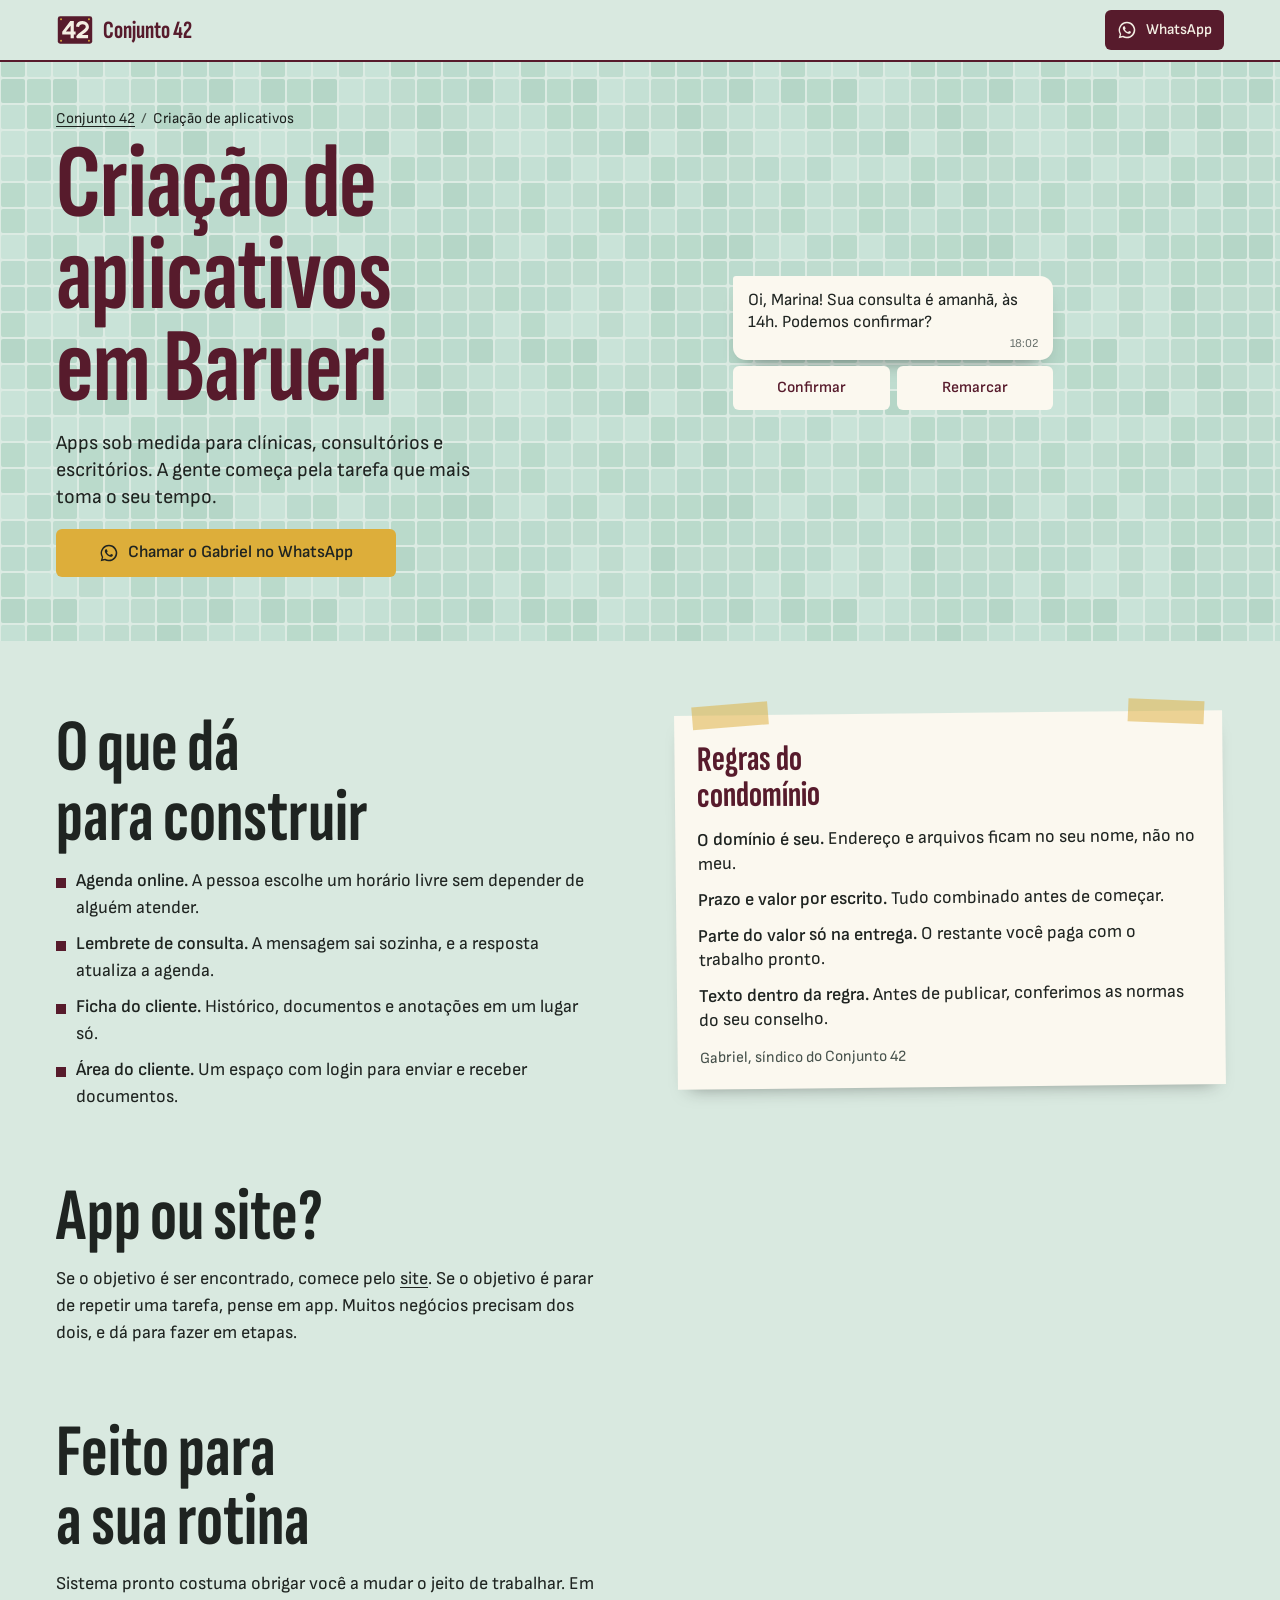
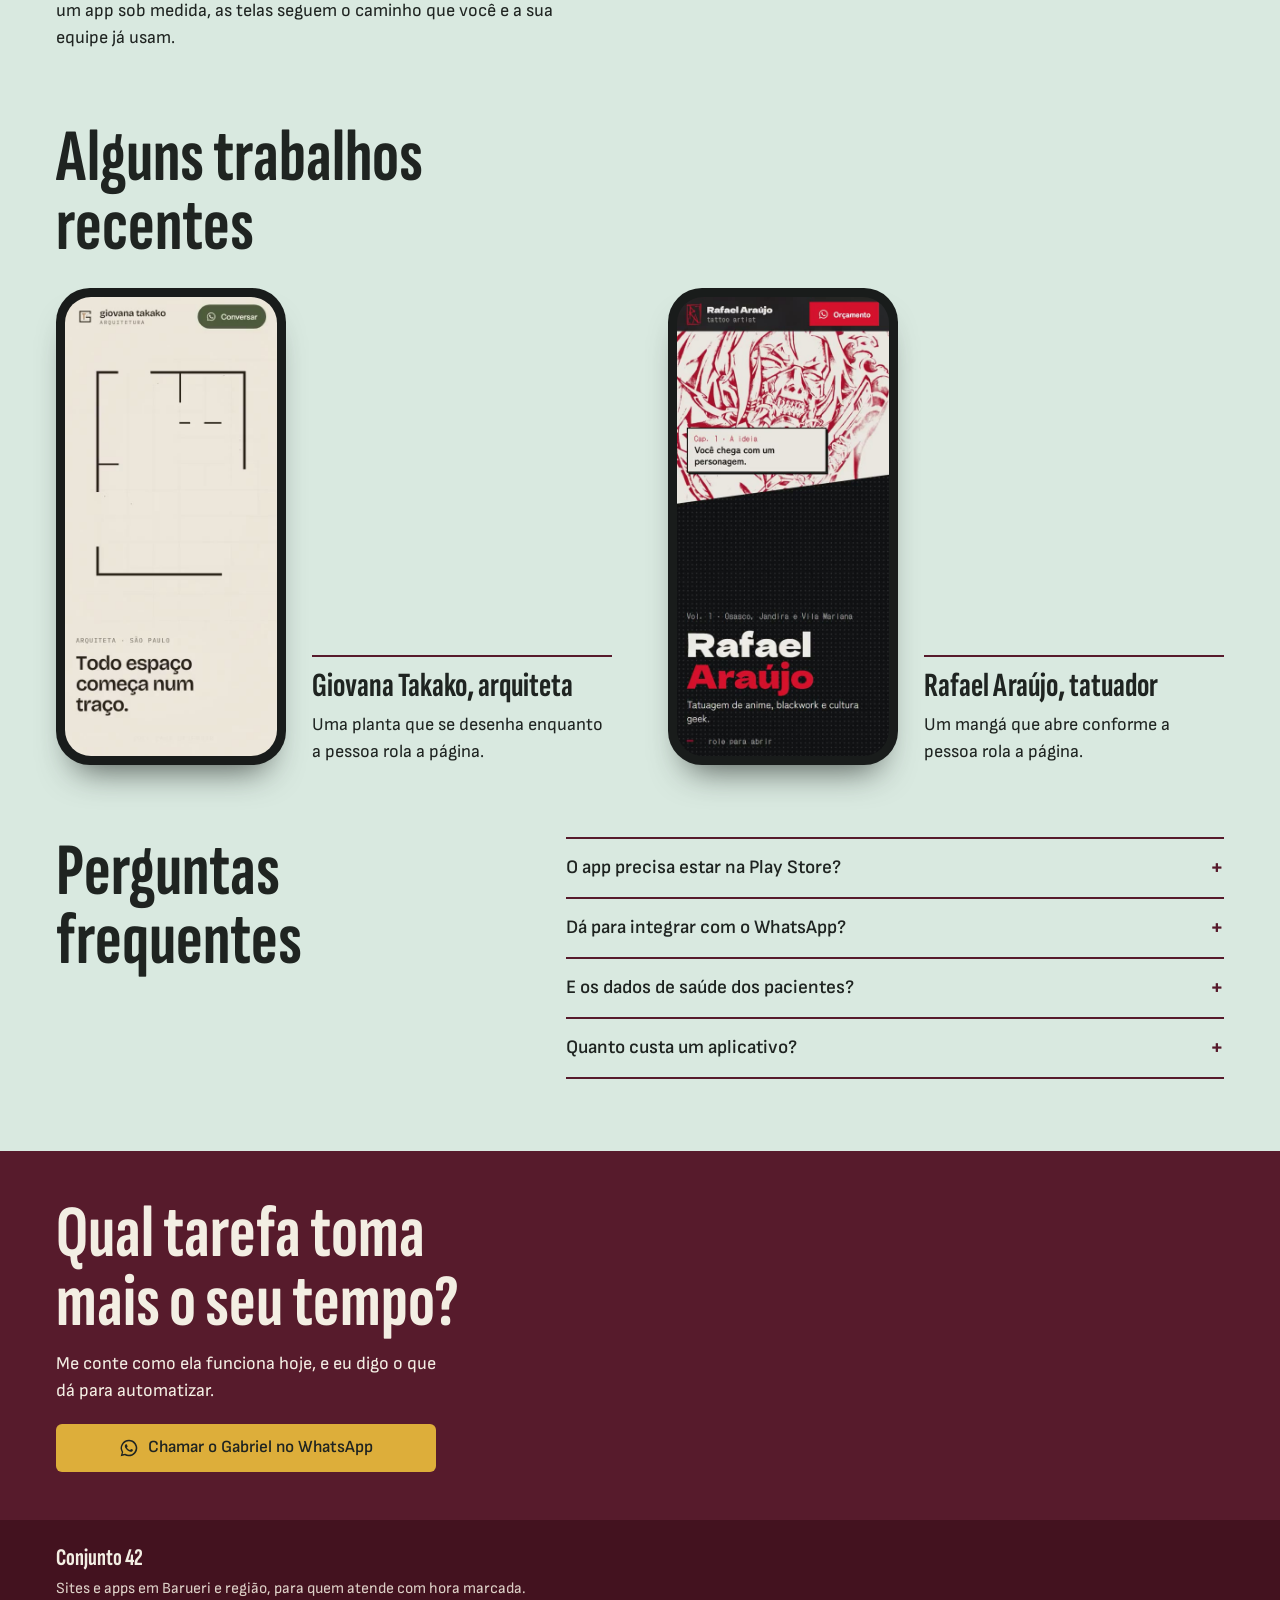
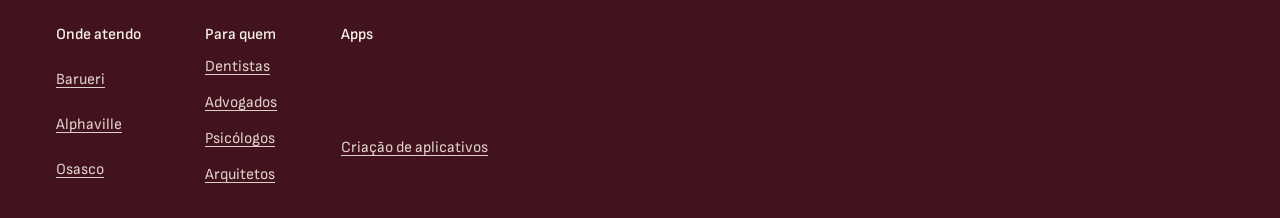
<file: criacao-de-aplicativos-barueri/index.html>
<!doctype html>
<html lang="pt-BR">
<head>
<meta charset="utf-8">
<meta name="viewport" content="width=device-width, initial-scale=1, viewport-fit=cover">
<title>Criação de aplicativos em Barueri | Conjunto 42</title>
<meta name="description" content="Criação de aplicativos sob medida em Barueri e região: agenda, lembrete de consulta, ficha e área do cliente. Desenvolvedor com 6 anos de experiência.">
<meta name="theme-color" content="#571B2C">
<link rel="canonical" href="https://gabrie345.github.io/conjunto-42/criacao-de-aplicativos-barueri/">
<meta property="og:site_name" content="Conjunto 42">
<meta property="og:title" content="Criação de aplicativos em Barueri | Conjunto 42">
<meta property="og:description" content="Criação de aplicativos sob medida em Barueri e região: agenda, lembrete de consulta, ficha e área do cliente. Desenvolvedor com 6 anos de experiência.">
<meta property="og:type" content="website">
<meta property="og:locale" content="pt_BR">
<meta property="og:url" content="https://gabrie345.github.io/conjunto-42/criacao-de-aplicativos-barueri/">
<meta property="og:image" content="https://gabrie345.github.io/conjunto-42/assets/og.jpg">
<meta property="og:image:width" content="1200">
<meta property="og:image:height" content="630">
<meta name="twitter:card" content="summary_large_image">
<link rel="icon" href="../assets/logo.svg" type="image/svg+xml">
<link rel="apple-touch-icon" href="../assets/icone-180.png">
<link rel="preconnect" href="https://fonts.googleapis.com">
<link rel="preconnect" href="https://fonts.gstatic.com" crossorigin>
<link href="https://fonts.googleapis.com/css2?family=Sofia+Sans+Condensed:wght@600&family=Sofia+Sans+Extra+Condensed:wght@700&family=Sofia+Sans:wght@400;600&display=swap" rel="stylesheet">
<link rel="stylesheet" href="../assets/pagina.css?v=2">
<script type="application/ld+json">{"@context":"https://schema.org","@graph":[{"@type":"Service","name":"Criação de aplicativos em Barueri","serviceType":"Desenvolvimento de aplicativos","url":"https://gabrie345.github.io/conjunto-42/criacao-de-aplicativos-barueri/","description":"Criação de aplicativos sob medida em Barueri e região: agenda, lembrete de consulta, ficha e área do cliente. Desenvolvedor com 6 anos de experiência.","areaServed":[{"@type":"City","name":"Barueri"},{"@type":"City","name":"Santana de Parnaíba"},{"@type":"City","name":"Osasco"},{"@type":"City","name":"Carapicuíba"},{"@type":"City","name":"Jandira"}],"provider":{"@type":"ProfessionalService","@id":"https://gabrie345.github.io/conjunto-42/#empresa","name":"Conjunto 42","url":"https://gabrie345.github.io/conjunto-42/","telephone":"+55-11-99118-8468"}},{"@type":"BreadcrumbList","itemListElement":[{"@type":"ListItem","position":1,"name":"Conjunto 42","item":"https://gabrie345.github.io/conjunto-42/"},{"@type":"ListItem","position":2,"name":"Criação de aplicativos","item":"https://gabrie345.github.io/conjunto-42/criacao-de-aplicativos-barueri/"}]}]}</script>
</head>
<body>
<a class="pular" href="#main">Pular para o conteúdo</a>
<header class="topo">
  <a class="marca" href="../" aria-label="Conjunto 42, início"><img src="../assets/logo.svg" alt="" width="38" height="38">Conjunto 42</a>
  <a class="btn btn-topo" href="https://wa.me/5511991188468?text=Oi%2C%20Gabriel%21%20Vim%20pela%20p%C3%A1gina%20de%20aplicativos%20e%20quero%20conversar%20sobre%20um%20app." target="_blank" rel="noopener"><svg aria-hidden="true" viewBox="0 0 24 24"><path fill="currentColor" d="M12 2a10 10 0 0 0-8.600 15.100L2 22l5-1.300A10 10 0 1 0 12 2Zm0 18.200c-1.600 0-3.100-.4-4.400-1.200l-.3-.2-3 .8.8-2.900-.2-.3A8.200 8.200 0 1 1 12 20.200Zm4.500-6.100c-.2-.1-1.500-.7-1.700-.8-.2-.1-.4-.1-.6.1l-.8 1c-.1.2-.3.2-.5.1a6.700 6.700 0 0 1-3.300-2.900c-.3-.4.2-.4.7-1.400.1-.2 0-.3 0-.4l-.8-1.800c-.2-.5-.4-.4-.6-.4h-.5c-.2 0-.4.1-.6.3-.2.2-.8.8-.8 2s.8 2.300 1 2.500c.1.2 1.600 2.500 4 3.500 1.500.6 2 .7 2.800.6.4-.1 1.500-.6 1.700-1.200.2-.6.2-1.100.1-1.200l-.4-.2Z"/></svg>WhatsApp</a>
</header>
<main id="main" tabindex="-1">
<section class="entrada"><div class="entrada-grade">
<div>
<nav class="trilha" aria-label="Você está em"><ol><li><a href="../">Conjunto 42</a></li><li aria-current="page">Criação de aplicativos</li></ol></nav>
<h1>Criação de aplicativos em Barueri</h1>
<p class="lede">Apps sob medida para clínicas, consultórios e escritórios. A gente começa pela tarefa que mais toma o seu tempo.</p>
<a class="btn" href="https://wa.me/5511991188468?text=Oi%2C%20Gabriel%21%20Vim%20pela%20p%C3%A1gina%20de%20aplicativos%20e%20quero%20conversar%20sobre%20um%20app." target="_blank" rel="noopener"><svg aria-hidden="true" viewBox="0 0 24 24"><path fill="currentColor" d="M12 2a10 10 0 0 0-8.600 15.100L2 22l5-1.300A10 10 0 1 0 12 2Zm0 18.200c-1.600 0-3.100-.4-4.400-1.200l-.3-.2-3 .8.8-2.900-.2-.3A8.200 8.200 0 1 1 12 20.200Zm4.500-6.100c-.2-.1-1.500-.7-1.700-.8-.2-.1-.4-.1-.6.1l-.8 1c-.1.2-.3.2-.5.1a6.700 6.700 0 0 1-3.300-2.900c-.3-.4.2-.4.7-1.400.1-.2 0-.3 0-.4l-.8-1.800c-.2-.5-.4-.4-.6-.4h-.5c-.2 0-.4.1-.6.3-.2.2-.8.8-.8 2s.8 2.300 1 2.500c.1.2 1.600 2.500 4 3.500 1.500.6 2 .7 2.800.6.4-.1 1.500-.6 1.700-1.200.2-.6.2-1.100.1-1.200l-.4-.2Z"/></svg>Chamar o Gabriel no WhatsApp</a>
</div>
<div aria-hidden="true"><div class="balao">Oi, Marina! Sua consulta é amanhã, às 14h. Podemos confirmar?<small>18:02</small></div>
<div class="respostas"><span>Confirmar</span><span>Remarcar</span></div></div>
</div></section>
<section class="andar"><div class="andar-grade duas"><div class="texto"><h2>O que dá para construir</h2><ul><li><b>Agenda online.</b> A pessoa escolhe um horário livre sem depender de alguém atender.</li><li><b>Lembrete de consulta.</b> A mensagem sai sozinha, e a resposta atualiza a agenda.</li><li><b>Ficha do cliente.</b> Histórico, documentos e anotações em um lugar só.</li><li><b>Área do cliente.</b> Um espaço com login para enviar e receber documentos.</li></ul></div><aside class="folha"><h2>Regras do condomínio</h2><ul><li><b>O domínio é seu.</b> Endereço e arquivos ficam no seu nome, não no meu.</li><li><b>Prazo e valor por escrito.</b> Tudo combinado antes de começar.</li><li><b>Parte do valor só na entrega.</b> O restante você paga com o trabalho pronto.</li><li><b>Texto dentro da regra.</b> Antes de publicar, conferimos as normas do seu conselho.</li></ul><p>Gabriel, síndico do Conjunto 42</p></aside></div></section>
<section class="andar" style="padding-top:0"><div class="andar-grade"><div class="texto"><h2>App ou site?</h2><p>Se o objetivo é ser encontrado, comece pelo <a href="../criacao-de-sites-barueri/">site</a>. Se o objetivo é parar de repetir uma tarefa, pense em app. Muitos negócios precisam dos dois, e dá para fazer em etapas.</p></div></div></section>
<section class="andar" style="padding-top:0"><div class="andar-grade"><div class="texto"><h2>Feito para a sua rotina</h2><p>Sistema pronto costuma obrigar você a mudar o jeito de trabalhar. Em um app sob medida, as telas seguem o caminho que você e a sua equipe já usam.</p></div></div></section>
<section class="andar" style="padding-top:0"><div class="andar-grade"><h2>Alguns trabalhos recentes</h2><div class="casos">
<article class="caso">
<div class="fone video-fone"><div class="tela"><video class="gravacao" muted loop playsinline preload="none" poster="../assets/giovana-site.jpg" aria-label="Gravação de tela do site da Giovana Takako no celular"><source src="../assets/giovana-site.mp4" type="video/mp4"></video></div></div>
<div class="caso-texto"><h3>Giovana Takako, arquiteta</h3><p>Uma planta que se desenha enquanto a pessoa rola a página.</p></div>
</article>
<article class="caso">
<div class="fone video-fone"><div class="tela"><video class="gravacao" muted loop playsinline preload="none" poster="../assets/rafael-site.jpg" aria-label="Gravação de tela do site do Rafael Araújo no celular"><source src="../assets/rafael-site.mp4" type="video/mp4"></video></div></div>
<div class="caso-texto"><h3>Rafael Araújo, tatuador</h3><p>Um mangá que abre conforme a pessoa rola a página.</p></div>
</article>
</div></div></section>
<section class="andar" style="padding-top:0"><div class="andar-grade duvidas-grade"><h2>Perguntas frequentes</h2><div class="duvidas"><details><summary>O app precisa estar na Play Store?</summary><p>Nem sempre. Muitos apps de rotina funcionam pelo navegador do celular, sem instalar nada. A decisão entra na proposta.</p></details><details><summary>Dá para integrar com o WhatsApp?</summary><p>Dá. A integração oficial do WhatsApp pode ter custo por mensagem, e esse valor é explicado antes de começar.</p></details><details><summary>E os dados de saúde dos pacientes?</summary><p>A LGPD trata dado de saúde como dado sensível. Por isso, acesso e armazenamento entram no projeto desde o início.</p></details><details><summary>Quanto custa um aplicativo?</summary><p>Depende do que ele precisa fazer. Depois de uma conversa, mando prazo e valor por escrito.</p></details></div></div></section>
<section class="interfone"><div class="interfone-grade"><h2>Qual tarefa toma mais o seu tempo?</h2><p>Me conte como ela funciona hoje, e eu digo o que dá para automatizar.</p><a class="btn" href="https://wa.me/5511991188468?text=Oi%2C%20Gabriel%21%20Vim%20pela%20p%C3%A1gina%20de%20aplicativos%20e%20quero%20conversar%20sobre%20um%20app." target="_blank" rel="noopener"><svg aria-hidden="true" viewBox="0 0 24 24"><path fill="currentColor" d="M12 2a10 10 0 0 0-8.600 15.100L2 22l5-1.300A10 10 0 1 0 12 2Zm0 18.200c-1.600 0-3.100-.4-4.400-1.200l-.3-.2-3 .8.8-2.900-.2-.3A8.200 8.200 0 1 1 12 20.200Zm4.500-6.100c-.2-.1-1.500-.7-1.700-.8-.2-.1-.4-.1-.6.1l-.8 1c-.1.2-.3.2-.5.1a6.700 6.700 0 0 1-3.300-2.900c-.3-.4.2-.4.7-1.400.1-.2 0-.3 0-.4l-.8-1.800c-.2-.5-.4-.4-.6-.4h-.5c-.2 0-.4.1-.6.3-.2.2-.8.8-.8 2s.8 2.300 1 2.500c.1.2 1.600 2.500 4 3.500 1.500.6 2 .7 2.800.6.4-.1 1.500-.6 1.700-1.200.2-.6.2-1.100.1-1.200l-.4-.2Z"/></svg>Chamar o Gabriel no WhatsApp</a></div></section>
</main>
<footer><div class="rodape"><b>Conjunto 42</b><span>Sites e apps em Barueri e região, para quem atende com hora marcada.</span>
<nav class="rodape-nav" aria-label="Páginas do site"><div><strong>Onde atendo</strong><a href="../criacao-de-sites-barueri/">Barueri</a><a href="../criacao-de-sites-alphaville/">Alphaville</a><a href="../criacao-de-sites-osasco/">Osasco</a></div><div><strong>Para quem</strong><a href="../site-para-dentista/">Dentistas</a><a href="../site-para-advogado/">Advogados</a><a href="../site-para-psicologo/">Psicólogos</a><a href="../site-para-arquiteto/">Arquitetos</a></div><div><strong>Apps</strong><a href="../criacao-de-aplicativos-barueri/">Criação de aplicativos</a></div></nav></div></footer>
<a class="btn flutuante" href="https://wa.me/5511991188468?text=Oi%2C%20Gabriel%21%20Vim%20pela%20p%C3%A1gina%20de%20aplicativos%20e%20quero%20conversar%20sobre%20um%20app." target="_blank" rel="noopener" aria-label="Chamar no WhatsApp"><svg aria-hidden="true" viewBox="0 0 24 24"><path fill="currentColor" d="M12 2a10 10 0 0 0-8.600 15.100L2 22l5-1.300A10 10 0 1 0 12 2Zm0 18.200c-1.600 0-3.100-.4-4.400-1.200l-.3-.2-3 .8.8-2.900-.2-.3A8.200 8.200 0 1 1 12 20.200Zm4.500-6.100c-.2-.1-1.500-.7-1.700-.8-.2-.1-.4-.1-.6.1l-.8 1c-.1.2-.3.2-.5.1a6.700 6.700 0 0 1-3.300-2.900c-.3-.4.2-.4.7-1.400.1-.2 0-.3 0-.4l-.8-1.800c-.2-.5-.4-.4-.6-.4h-.5c-.2 0-.4.1-.6.3-.2.2-.8.8-.8 2s.8 2.300 1 2.500c.1.2 1.600 2.500 4 3.500 1.500.6 2 .7 2.800.6.4-.1 1.500-.6 1.700-1.200.2-.6.2-1.100.1-1.200l-.4-.2Z"/></svg>WhatsApp</a>
<script src="../assets/gravacoes.js"></script>
</body>
</html>
</file>
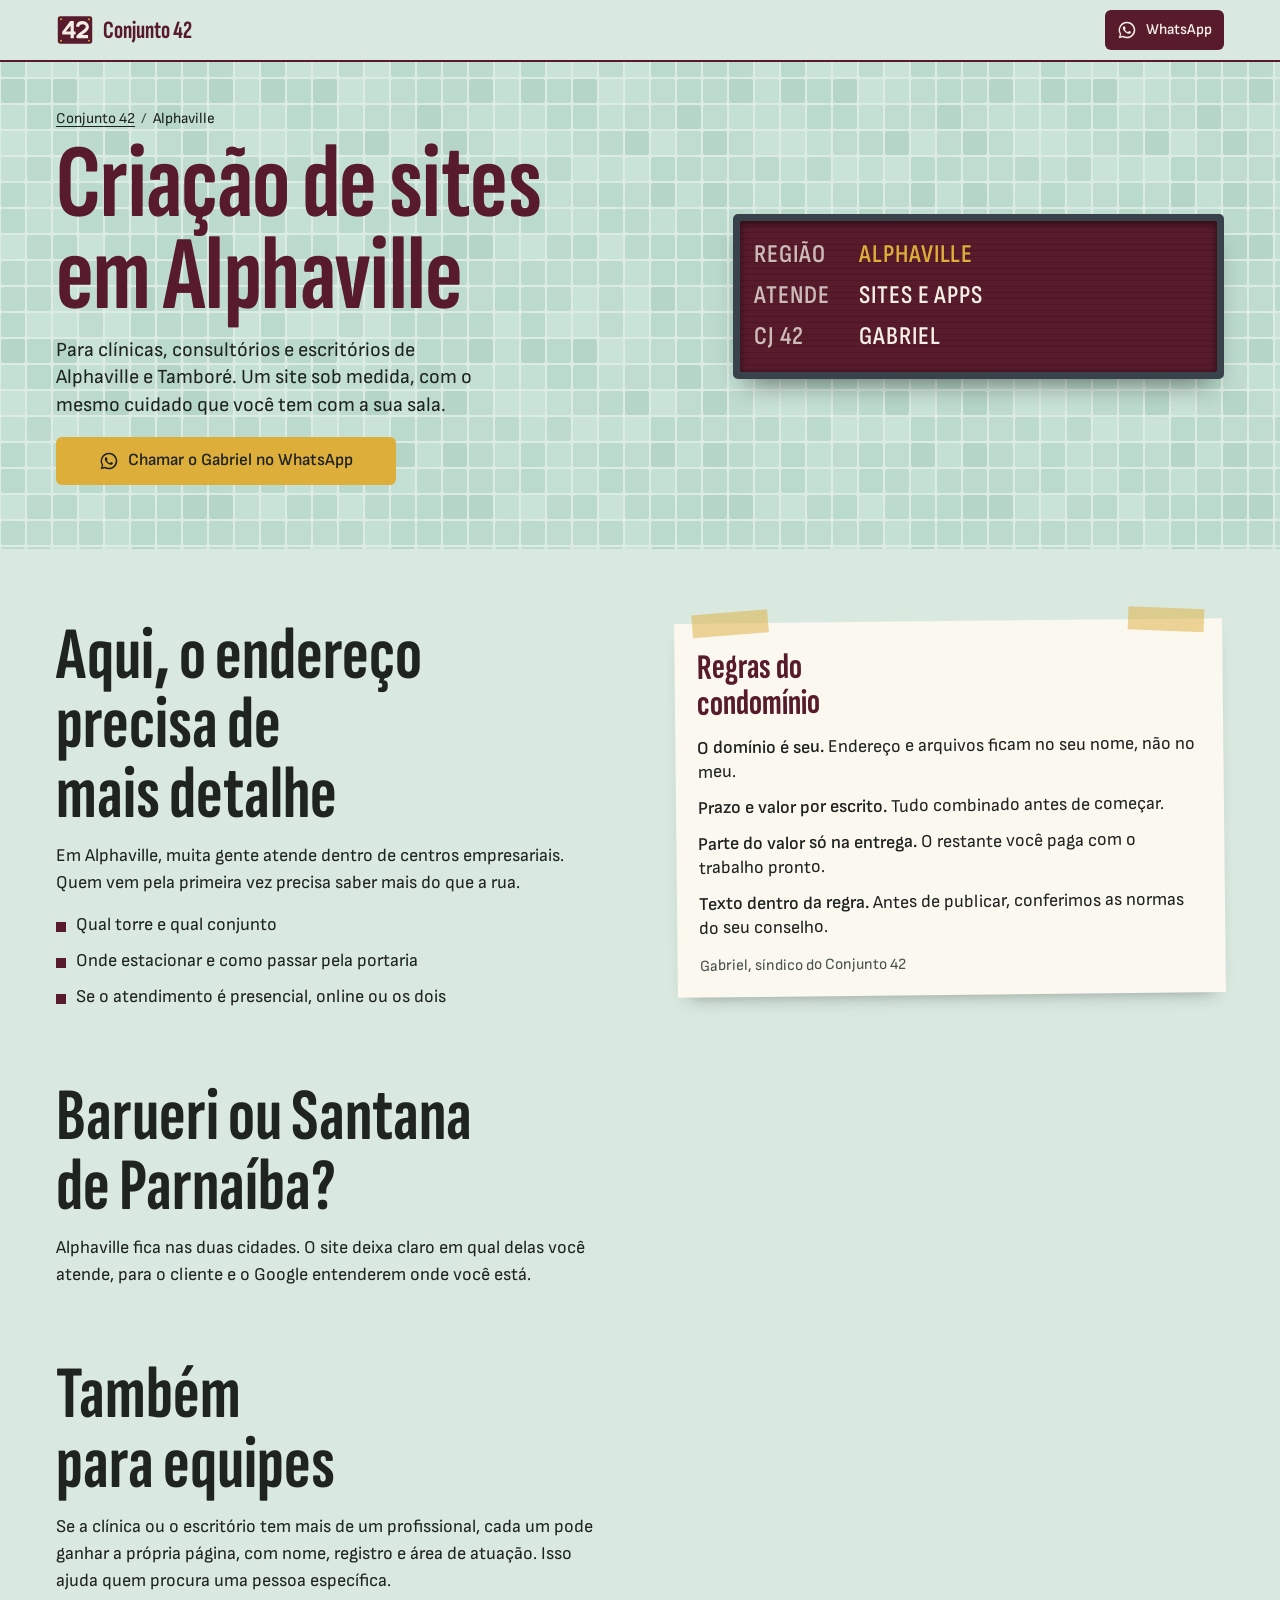
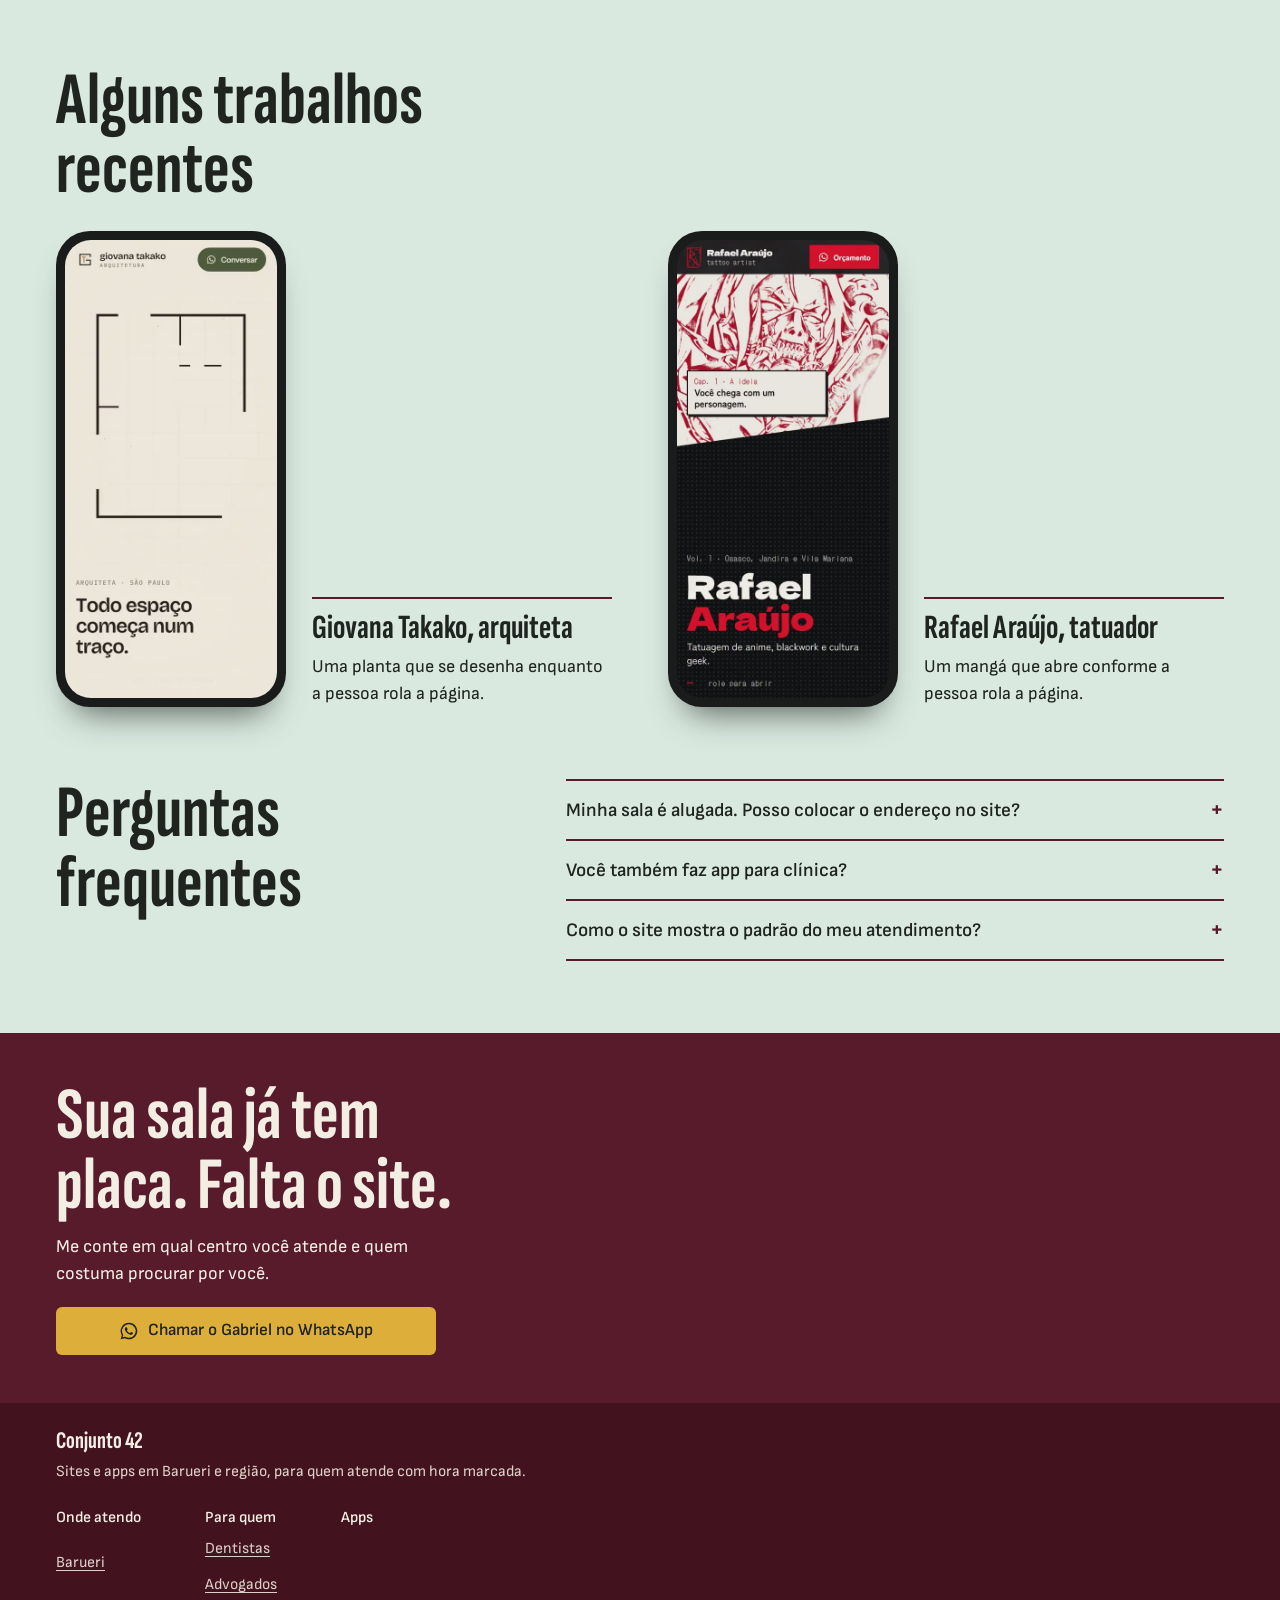
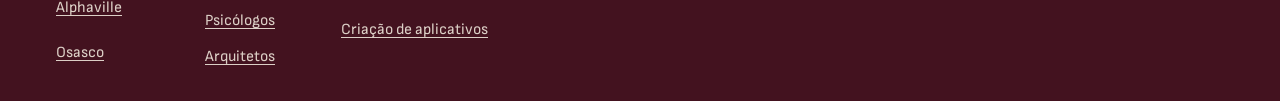
<file: criacao-de-sites-alphaville/index.html>
<!doctype html>
<html lang="pt-BR">
<head>
<meta charset="utf-8">
<meta name="viewport" content="width=device-width, initial-scale=1, viewport-fit=cover">
<title>Criação de sites em Alphaville e Tamboré | Conjunto 42</title>
<meta name="description" content="Sites sob medida para clínicas, consultórios e escritórios de Alphaville e Tamboré. Com torre, conjunto e como chegar bem explicados. Chame no WhatsApp.">
<meta name="theme-color" content="#571B2C">
<link rel="canonical" href="https://gabrie345.github.io/conjunto-42/criacao-de-sites-alphaville/">
<meta property="og:site_name" content="Conjunto 42">
<meta property="og:title" content="Criação de sites em Alphaville e Tamboré | Conjunto 42">
<meta property="og:description" content="Sites sob medida para clínicas, consultórios e escritórios de Alphaville e Tamboré. Com torre, conjunto e como chegar bem explicados. Chame no WhatsApp.">
<meta property="og:type" content="website">
<meta property="og:locale" content="pt_BR">
<meta property="og:url" content="https://gabrie345.github.io/conjunto-42/criacao-de-sites-alphaville/">
<meta property="og:image" content="https://gabrie345.github.io/conjunto-42/assets/og.jpg">
<meta property="og:image:width" content="1200">
<meta property="og:image:height" content="630">
<meta name="twitter:card" content="summary_large_image">
<link rel="icon" href="../assets/logo.svg" type="image/svg+xml">
<link rel="apple-touch-icon" href="../assets/icone-180.png">
<link rel="preconnect" href="https://fonts.googleapis.com">
<link rel="preconnect" href="https://fonts.gstatic.com" crossorigin>
<link href="https://fonts.googleapis.com/css2?family=Sofia+Sans+Condensed:wght@600&family=Sofia+Sans+Extra+Condensed:wght@700&family=Sofia+Sans:wght@400;600&display=swap" rel="stylesheet">
<link rel="stylesheet" href="../assets/pagina.css?v=2">
<script type="application/ld+json">{"@context":"https://schema.org","@graph":[{"@type":"Service","name":"Criação de sites em Alphaville","serviceType":"Criação de sites","url":"https://gabrie345.github.io/conjunto-42/criacao-de-sites-alphaville/","description":"Sites sob medida para clínicas, consultórios e escritórios de Alphaville e Tamboré. Com torre, conjunto e como chegar bem explicados. Chame no WhatsApp.","areaServed":[{"@type":"Place","name":"Alphaville"},{"@type":"Place","name":"Tamboré"}],"provider":{"@type":"ProfessionalService","@id":"https://gabrie345.github.io/conjunto-42/#empresa","name":"Conjunto 42","url":"https://gabrie345.github.io/conjunto-42/","telephone":"+55-11-99118-8468"}},{"@type":"BreadcrumbList","itemListElement":[{"@type":"ListItem","position":1,"name":"Conjunto 42","item":"https://gabrie345.github.io/conjunto-42/"},{"@type":"ListItem","position":2,"name":"Alphaville","item":"https://gabrie345.github.io/conjunto-42/criacao-de-sites-alphaville/"}]}]}</script>
</head>
<body>
<a class="pular" href="#main">Pular para o conteúdo</a>
<header class="topo">
  <a class="marca" href="../" aria-label="Conjunto 42, início"><img src="../assets/logo.svg" alt="" width="38" height="38">Conjunto 42</a>
  <a class="btn btn-topo" href="https://wa.me/5511991188468?text=Oi%2C%20Gabriel%21%20Vim%20pela%20p%C3%A1gina%20de%20Alphaville%20e%20quero%20conversar%20sobre%20um%20site." target="_blank" rel="noopener"><svg aria-hidden="true" viewBox="0 0 24 24"><path fill="currentColor" d="M12 2a10 10 0 0 0-8.600 15.100L2 22l5-1.300A10 10 0 1 0 12 2Zm0 18.200c-1.600 0-3.100-.4-4.400-1.200l-.3-.2-3 .8.8-2.900-.2-.3A8.200 8.200 0 1 1 12 20.200Zm4.500-6.100c-.2-.1-1.500-.7-1.700-.8-.2-.1-.4-.1-.6.1l-.8 1c-.1.2-.3.2-.5.1a6.700 6.700 0 0 1-3.300-2.900c-.3-.4.2-.4.7-1.400.1-.2 0-.3 0-.4l-.8-1.800c-.2-.5-.4-.4-.6-.4h-.5c-.2 0-.4.1-.6.3-.2.2-.8.8-.8 2s.8 2.300 1 2.500c.1.2 1.600 2.500 4 3.500 1.500.6 2 .7 2.800.6.4-.1 1.500-.6 1.700-1.200.2-.6.2-1.100.1-1.200l-.4-.2Z"/></svg>WhatsApp</a>
</header>
<main id="main" tabindex="-1">
<section class="entrada"><div class="entrada-grade">
<div>
<nav class="trilha" aria-label="Você está em"><ol><li><a href="../">Conjunto 42</a></li><li aria-current="page">Alphaville</li></ol></nav>
<h1>Criação de sites em Alphaville</h1>
<p class="lede">Para clínicas, consultórios e escritórios de Alphaville e Tamboré. Um site sob medida, com o mesmo cuidado que você tem com a sua sala.</p>
<a class="btn" href="https://wa.me/5511991188468?text=Oi%2C%20Gabriel%21%20Vim%20pela%20p%C3%A1gina%20de%20Alphaville%20e%20quero%20conversar%20sobre%20um%20site." target="_blank" rel="noopener"><svg aria-hidden="true" viewBox="0 0 24 24"><path fill="currentColor" d="M12 2a10 10 0 0 0-8.600 15.100L2 22l5-1.300A10 10 0 1 0 12 2Zm0 18.200c-1.600 0-3.100-.4-4.400-1.200l-.3-.2-3 .8.8-2.900-.2-.3A8.200 8.200 0 1 1 12 20.200Zm4.500-6.100c-.2-.1-1.500-.7-1.700-.8-.2-.1-.4-.1-.6.1l-.8 1c-.1.2-.3.2-.5.1a6.700 6.700 0 0 1-3.300-2.900c-.3-.4.2-.4.7-1.400.1-.2 0-.3 0-.4l-.8-1.800c-.2-.5-.4-.4-.6-.4h-.5c-.2 0-.4.1-.6.3-.2.2-.8.8-.8 2s.8 2.300 1 2.500c.1.2 1.600 2.500 4 3.500 1.500.6 2 .7 2.800.6.4-.1 1.500-.6 1.700-1.200.2-.6.2-1.100.1-1.200l-.4-.2Z"/></svg>Chamar o Gabriel no WhatsApp</a>
</div>
<div class="quadro" aria-hidden="true"><div class="feltro"><div class="fila vago"><span>REGIÃO</span><span>ALPHAVILLE</span></div><div class="fila"><span>ATENDE</span><span>SITES E APPS</span></div><div class="fila"><span>CJ 42</span><span>GABRIEL</span></div></div></div>
</div></section>
<section class="andar"><div class="andar-grade duas"><div class="texto"><h2>Aqui, o endereço precisa de mais detalhe</h2><p>Em Alphaville, muita gente atende dentro de centros empresariais. Quem vem pela primeira vez precisa saber mais do que a rua.</p><ul><li>Qual torre e qual conjunto</li><li>Onde estacionar e como passar pela portaria</li><li>Se o atendimento é presencial, online ou os dois</li></ul></div><aside class="folha"><h2>Regras do condomínio</h2><ul><li><b>O domínio é seu.</b> Endereço e arquivos ficam no seu nome, não no meu.</li><li><b>Prazo e valor por escrito.</b> Tudo combinado antes de começar.</li><li><b>Parte do valor só na entrega.</b> O restante você paga com o trabalho pronto.</li><li><b>Texto dentro da regra.</b> Antes de publicar, conferimos as normas do seu conselho.</li></ul><p>Gabriel, síndico do Conjunto 42</p></aside></div></section>
<section class="andar" style="padding-top:0"><div class="andar-grade"><div class="texto"><h2>Barueri ou Santana de Parnaíba?</h2><p>Alphaville fica nas duas cidades. O site deixa claro em qual delas você atende, para o cliente e o Google entenderem onde você está.</p></div></div></section>
<section class="andar" style="padding-top:0"><div class="andar-grade"><div class="texto"><h2>Também para equipes</h2><p>Se a clínica ou o escritório tem mais de um profissional, cada um pode ganhar a própria página, com nome, registro e área de atuação. Isso ajuda quem procura uma pessoa específica.</p></div></div></section>
<section class="andar" style="padding-top:0"><div class="andar-grade"><h2>Alguns trabalhos recentes</h2><div class="casos">
<article class="caso">
<div class="fone video-fone"><div class="tela"><video class="gravacao" muted loop playsinline preload="none" poster="../assets/giovana-site.jpg" aria-label="Gravação de tela do site da Giovana Takako no celular"><source src="../assets/giovana-site.mp4" type="video/mp4"></video></div></div>
<div class="caso-texto"><h3>Giovana Takako, arquiteta</h3><p>Uma planta que se desenha enquanto a pessoa rola a página.</p></div>
</article>
<article class="caso">
<div class="fone video-fone"><div class="tela"><video class="gravacao" muted loop playsinline preload="none" poster="../assets/rafael-site.jpg" aria-label="Gravação de tela do site do Rafael Araújo no celular"><source src="../assets/rafael-site.mp4" type="video/mp4"></video></div></div>
<div class="caso-texto"><h3>Rafael Araújo, tatuador</h3><p>Um mangá que abre conforme a pessoa rola a página.</p></div>
</article>
</div></div></section>
<section class="andar" style="padding-top:0"><div class="andar-grade duvidas-grade"><h2>Perguntas frequentes</h2><div class="duvidas"><details><summary>Minha sala é alugada. Posso colocar o endereço no site?</summary><p>Pode, se é ali que você recebe clientes. Para o Perfil da Empresa no Google, o local precisa funcionar de verdade: o Google não aceita escritório virtual.</p></details><details><summary>Você também faz app para clínica?</summary><p>Faço. Agenda, lembrete de consulta e ficha do cliente são os pedidos mais comuns de quem tem equipe. <a href="../criacao-de-aplicativos-barueri/">Veja como funciona</a>.</p></details><details><summary>Como o site mostra o padrão do meu atendimento?</summary><p>Começa pelo que é seu: a forma de atender, as suas fotos e o seu jeito de falar. Cada projeto nasce do zero.</p></details></div></div></section>
<section class="interfone"><div class="interfone-grade"><h2>Sua sala já tem placa. Falta o site.</h2><p>Me conte em qual centro você atende e quem costuma procurar por você.</p><a class="btn" href="https://wa.me/5511991188468?text=Oi%2C%20Gabriel%21%20Vim%20pela%20p%C3%A1gina%20de%20Alphaville%20e%20quero%20conversar%20sobre%20um%20site." target="_blank" rel="noopener"><svg aria-hidden="true" viewBox="0 0 24 24"><path fill="currentColor" d="M12 2a10 10 0 0 0-8.600 15.100L2 22l5-1.300A10 10 0 1 0 12 2Zm0 18.200c-1.600 0-3.100-.4-4.400-1.200l-.3-.2-3 .8.8-2.900-.2-.3A8.200 8.200 0 1 1 12 20.200Zm4.500-6.100c-.2-.1-1.500-.7-1.700-.8-.2-.1-.4-.1-.6.1l-.8 1c-.1.2-.3.2-.5.1a6.700 6.700 0 0 1-3.300-2.900c-.3-.4.2-.4.7-1.400.1-.2 0-.3 0-.4l-.8-1.800c-.2-.5-.4-.4-.6-.4h-.5c-.2 0-.4.1-.6.3-.2.2-.8.8-.8 2s.8 2.300 1 2.500c.1.2 1.600 2.500 4 3.500 1.500.6 2 .7 2.800.6.4-.1 1.500-.6 1.700-1.200.2-.6.2-1.100.1-1.200l-.4-.2Z"/></svg>Chamar o Gabriel no WhatsApp</a></div></section>
</main>
<footer><div class="rodape"><b>Conjunto 42</b><span>Sites e apps em Barueri e região, para quem atende com hora marcada.</span>
<nav class="rodape-nav" aria-label="Páginas do site"><div><strong>Onde atendo</strong><a href="../criacao-de-sites-barueri/">Barueri</a><a href="../criacao-de-sites-alphaville/">Alphaville</a><a href="../criacao-de-sites-osasco/">Osasco</a></div><div><strong>Para quem</strong><a href="../site-para-dentista/">Dentistas</a><a href="../site-para-advogado/">Advogados</a><a href="../site-para-psicologo/">Psicólogos</a><a href="../site-para-arquiteto/">Arquitetos</a></div><div><strong>Apps</strong><a href="../criacao-de-aplicativos-barueri/">Criação de aplicativos</a></div></nav></div></footer>
<a class="btn flutuante" href="https://wa.me/5511991188468?text=Oi%2C%20Gabriel%21%20Vim%20pela%20p%C3%A1gina%20de%20Alphaville%20e%20quero%20conversar%20sobre%20um%20site." target="_blank" rel="noopener" aria-label="Chamar no WhatsApp"><svg aria-hidden="true" viewBox="0 0 24 24"><path fill="currentColor" d="M12 2a10 10 0 0 0-8.600 15.100L2 22l5-1.300A10 10 0 1 0 12 2Zm0 18.200c-1.600 0-3.100-.4-4.400-1.200l-.3-.2-3 .8.8-2.900-.2-.3A8.200 8.200 0 1 1 12 20.200Zm4.500-6.100c-.2-.1-1.500-.7-1.700-.8-.2-.1-.4-.1-.6.1l-.8 1c-.1.2-.3.2-.5.1a6.700 6.700 0 0 1-3.300-2.900c-.3-.4.2-.4.7-1.400.1-.2 0-.3 0-.4l-.8-1.800c-.2-.5-.4-.4-.6-.4h-.5c-.2 0-.4.1-.6.3-.2.2-.8.8-.8 2s.8 2.300 1 2.500c.1.2 1.600 2.500 4 3.500 1.500.6 2 .7 2.800.6.4-.1 1.500-.6 1.700-1.200.2-.6.2-1.100.1-1.200l-.4-.2Z"/></svg>WhatsApp</a>
<script src="../assets/gravacoes.js"></script>
</body>
</html>
</file>
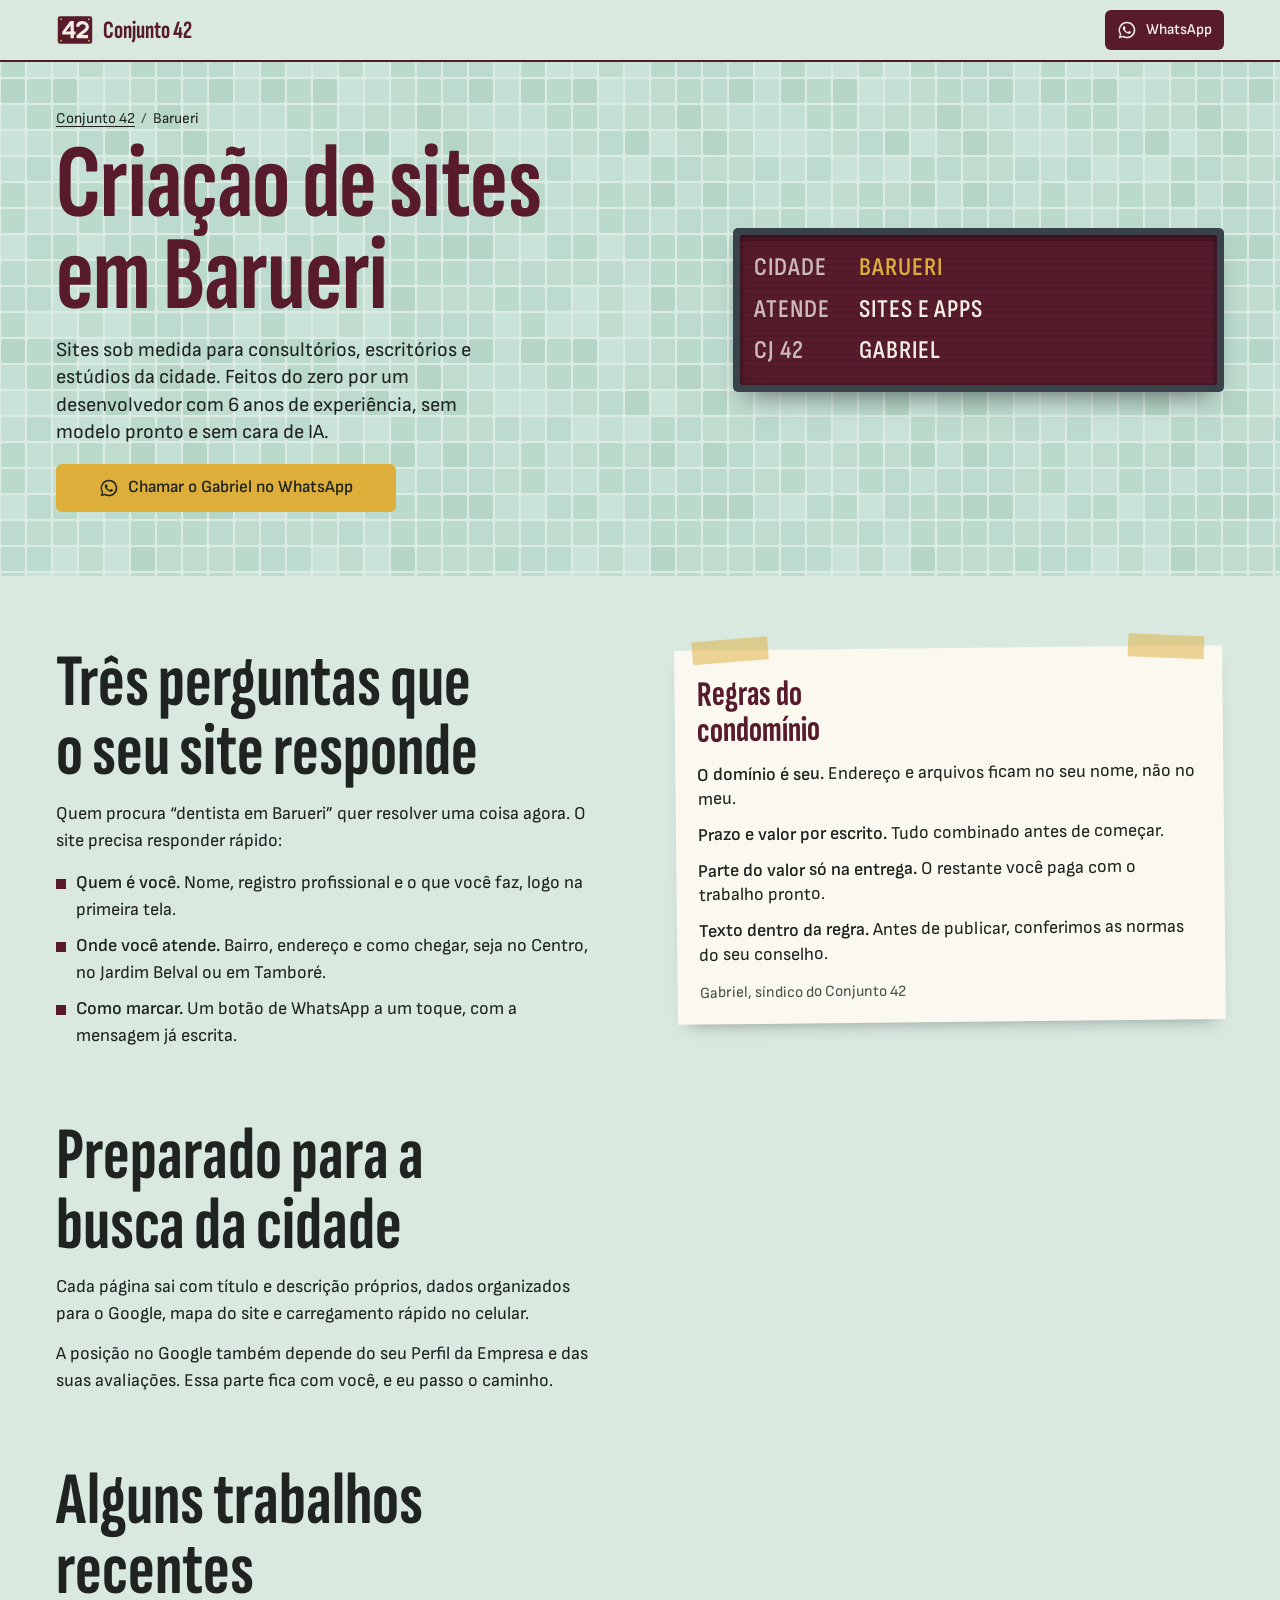
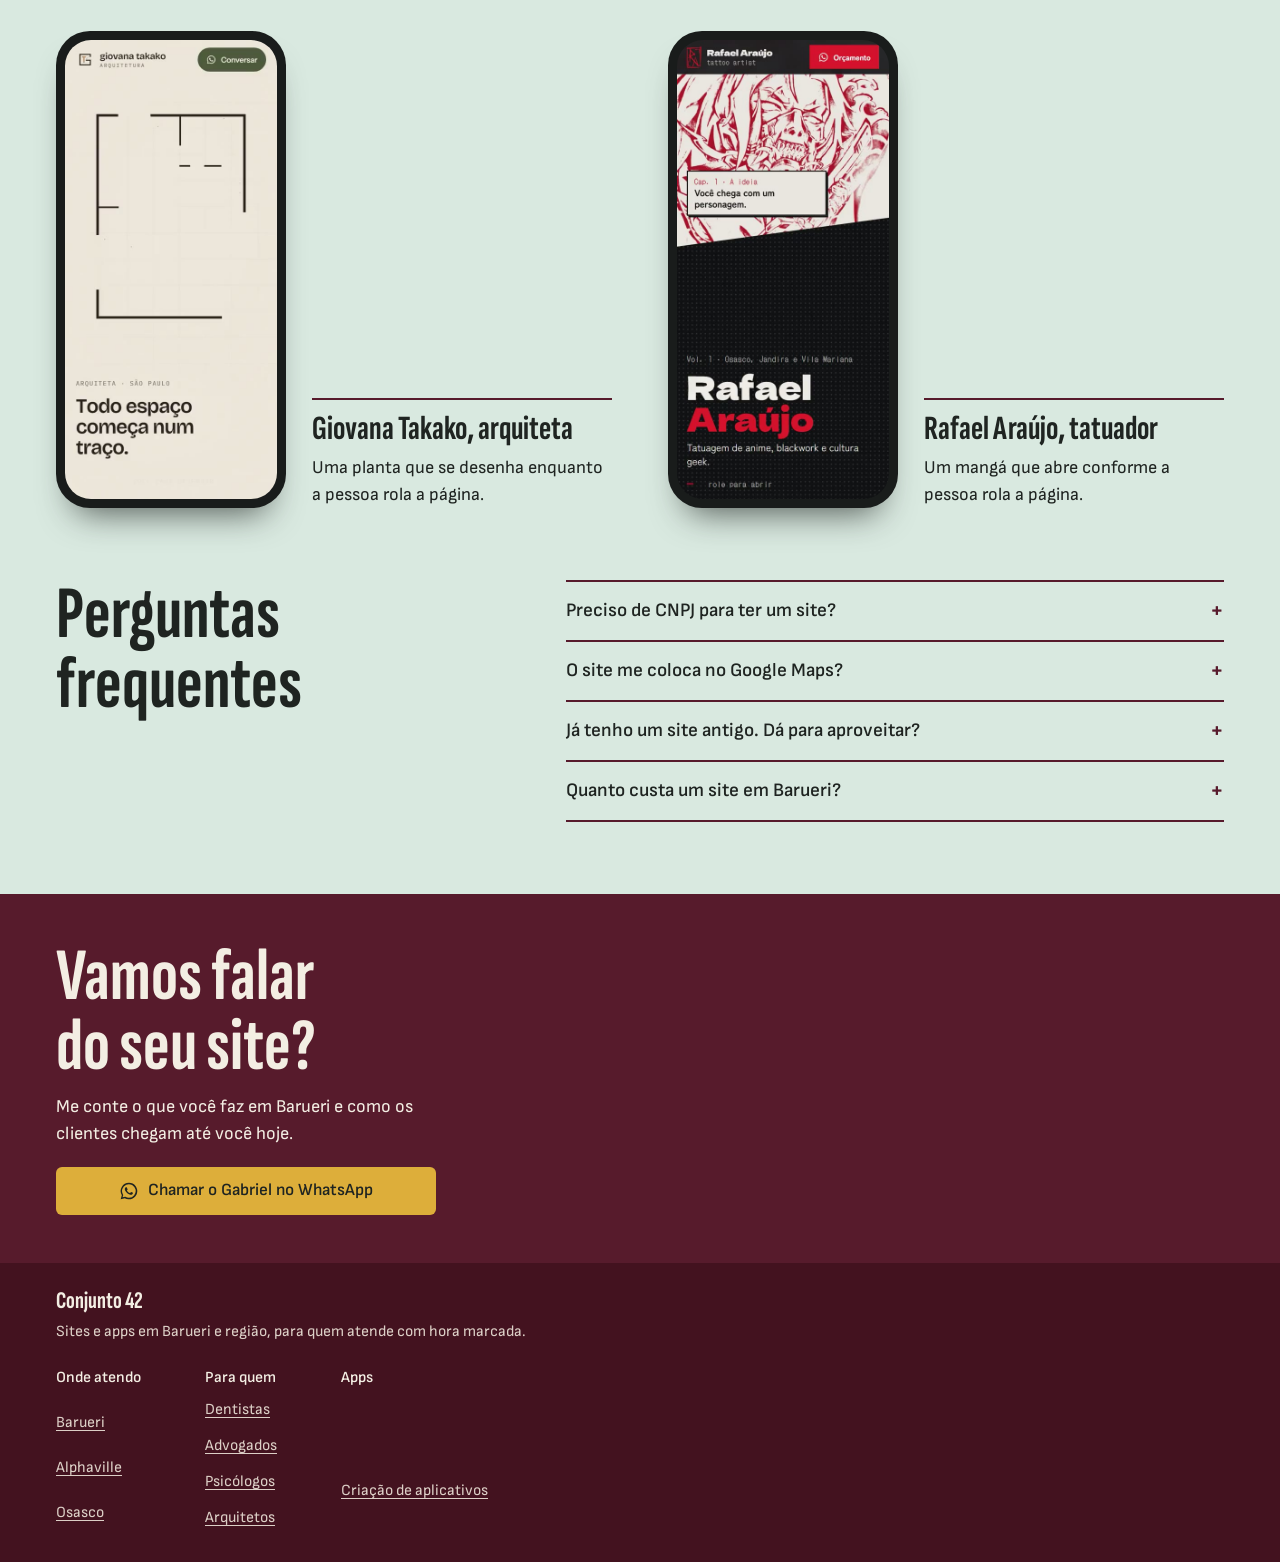
<file: criacao-de-sites-barueri/index.html>
<!doctype html>
<html lang="pt-BR">
<head>
<meta charset="utf-8">
<meta name="viewport" content="width=device-width, initial-scale=1, viewport-fit=cover">
<title>Criação de sites em Barueri para profissionais | Conjunto 42</title>
<meta name="description" content="Criação de sites em Barueri para quem atende com hora marcada. Sob medida, feitos do zero por desenvolvedor com 6 anos de experiência. Chame no WhatsApp.">
<meta name="theme-color" content="#571B2C">
<link rel="canonical" href="https://gabrie345.github.io/conjunto-42/criacao-de-sites-barueri/">
<meta property="og:site_name" content="Conjunto 42">
<meta property="og:title" content="Criação de sites em Barueri para profissionais | Conjunto 42">
<meta property="og:description" content="Criação de sites em Barueri para quem atende com hora marcada. Sob medida, feitos do zero por desenvolvedor com 6 anos de experiência. Chame no WhatsApp.">
<meta property="og:type" content="website">
<meta property="og:locale" content="pt_BR">
<meta property="og:url" content="https://gabrie345.github.io/conjunto-42/criacao-de-sites-barueri/">
<meta property="og:image" content="https://gabrie345.github.io/conjunto-42/assets/og.jpg">
<meta property="og:image:width" content="1200">
<meta property="og:image:height" content="630">
<meta name="twitter:card" content="summary_large_image">
<link rel="icon" href="../assets/logo.svg" type="image/svg+xml">
<link rel="apple-touch-icon" href="../assets/icone-180.png">
<link rel="preconnect" href="https://fonts.googleapis.com">
<link rel="preconnect" href="https://fonts.gstatic.com" crossorigin>
<link href="https://fonts.googleapis.com/css2?family=Sofia+Sans+Condensed:wght@600&family=Sofia+Sans+Extra+Condensed:wght@700&family=Sofia+Sans:wght@400;600&display=swap" rel="stylesheet">
<link rel="stylesheet" href="../assets/pagina.css?v=2">
<script type="application/ld+json">{"@context":"https://schema.org","@graph":[{"@type":"Service","name":"Criação de sites em Barueri","serviceType":"Criação de sites","url":"https://gabrie345.github.io/conjunto-42/criacao-de-sites-barueri/","description":"Criação de sites em Barueri para quem atende com hora marcada. Sob medida, feitos do zero por desenvolvedor com 6 anos de experiência. Chame no WhatsApp.","areaServed":[{"@type":"City","name":"Barueri"}],"provider":{"@type":"ProfessionalService","@id":"https://gabrie345.github.io/conjunto-42/#empresa","name":"Conjunto 42","url":"https://gabrie345.github.io/conjunto-42/","telephone":"+55-11-99118-8468"}},{"@type":"BreadcrumbList","itemListElement":[{"@type":"ListItem","position":1,"name":"Conjunto 42","item":"https://gabrie345.github.io/conjunto-42/"},{"@type":"ListItem","position":2,"name":"Barueri","item":"https://gabrie345.github.io/conjunto-42/criacao-de-sites-barueri/"}]}]}</script>
</head>
<body>
<a class="pular" href="#main">Pular para o conteúdo</a>
<header class="topo">
  <a class="marca" href="../" aria-label="Conjunto 42, início"><img src="../assets/logo.svg" alt="" width="38" height="38">Conjunto 42</a>
  <a class="btn btn-topo" href="https://wa.me/5511991188468?text=Oi%2C%20Gabriel%21%20Vim%20pela%20p%C3%A1gina%20de%20Barueri%20e%20quero%20conversar%20sobre%20um%20site." target="_blank" rel="noopener"><svg aria-hidden="true" viewBox="0 0 24 24"><path fill="currentColor" d="M12 2a10 10 0 0 0-8.600 15.100L2 22l5-1.300A10 10 0 1 0 12 2Zm0 18.200c-1.600 0-3.100-.4-4.400-1.200l-.3-.2-3 .8.8-2.900-.2-.3A8.200 8.200 0 1 1 12 20.200Zm4.500-6.100c-.2-.1-1.500-.7-1.700-.8-.2-.1-.4-.1-.6.1l-.8 1c-.1.2-.3.2-.5.1a6.700 6.700 0 0 1-3.300-2.900c-.3-.4.2-.4.7-1.400.1-.2 0-.3 0-.4l-.8-1.800c-.2-.5-.4-.4-.6-.4h-.5c-.2 0-.4.1-.6.3-.2.2-.8.8-.8 2s.8 2.300 1 2.500c.1.2 1.600 2.500 4 3.500 1.500.6 2 .7 2.800.6.4-.1 1.500-.6 1.700-1.200.2-.6.2-1.100.1-1.200l-.4-.2Z"/></svg>WhatsApp</a>
</header>
<main id="main" tabindex="-1">
<section class="entrada"><div class="entrada-grade">
<div>
<nav class="trilha" aria-label="Você está em"><ol><li><a href="../">Conjunto 42</a></li><li aria-current="page">Barueri</li></ol></nav>
<h1>Criação de sites em Barueri</h1>
<p class="lede">Sites sob medida para consultórios, escritórios e estúdios da cidade. Feitos do zero por um desenvolvedor com 6 anos de experiência, sem modelo pronto e sem cara de IA.</p>
<a class="btn" href="https://wa.me/5511991188468?text=Oi%2C%20Gabriel%21%20Vim%20pela%20p%C3%A1gina%20de%20Barueri%20e%20quero%20conversar%20sobre%20um%20site." target="_blank" rel="noopener"><svg aria-hidden="true" viewBox="0 0 24 24"><path fill="currentColor" d="M12 2a10 10 0 0 0-8.600 15.100L2 22l5-1.300A10 10 0 1 0 12 2Zm0 18.200c-1.600 0-3.100-.4-4.400-1.200l-.3-.2-3 .8.8-2.900-.2-.3A8.200 8.200 0 1 1 12 20.200Zm4.500-6.100c-.2-.1-1.500-.7-1.700-.8-.2-.1-.4-.1-.6.1l-.8 1c-.1.2-.3.2-.5.1a6.700 6.700 0 0 1-3.300-2.900c-.3-.4.2-.4.7-1.400.1-.2 0-.3 0-.4l-.8-1.800c-.2-.5-.4-.4-.6-.4h-.5c-.2 0-.4.1-.6.3-.2.2-.8.8-.8 2s.8 2.300 1 2.500c.1.2 1.600 2.500 4 3.500 1.500.6 2 .7 2.800.6.4-.1 1.500-.6 1.700-1.200.2-.6.2-1.100.1-1.200l-.4-.2Z"/></svg>Chamar o Gabriel no WhatsApp</a>
</div>
<div class="quadro" aria-hidden="true"><div class="feltro"><div class="fila vago"><span>CIDADE</span><span>BARUERI</span></div><div class="fila"><span>ATENDE</span><span>SITES E APPS</span></div><div class="fila"><span>CJ 42</span><span>GABRIEL</span></div></div></div>
</div></section>
<section class="andar"><div class="andar-grade duas"><div class="texto"><h2>Três perguntas que o seu site responde</h2><p>Quem procura “dentista em Barueri” quer resolver uma coisa agora. O site precisa responder rápido:</p><ul><li><b>Quem é você.</b> Nome, registro profissional e o que você faz, logo na primeira tela.</li><li><b>Onde você atende.</b> Bairro, endereço e como chegar, seja no Centro, no Jardim Belval ou em Tamboré.</li><li><b>Como marcar.</b> Um botão de WhatsApp a um toque, com a mensagem já escrita.</li></ul></div><aside class="folha"><h2>Regras do condomínio</h2><ul><li><b>O domínio é seu.</b> Endereço e arquivos ficam no seu nome, não no meu.</li><li><b>Prazo e valor por escrito.</b> Tudo combinado antes de começar.</li><li><b>Parte do valor só na entrega.</b> O restante você paga com o trabalho pronto.</li><li><b>Texto dentro da regra.</b> Antes de publicar, conferimos as normas do seu conselho.</li></ul><p>Gabriel, síndico do Conjunto 42</p></aside></div></section>
<section class="andar" style="padding-top:0"><div class="andar-grade"><div class="texto"><h2>Preparado para a busca da cidade</h2><p>Cada página sai com título e descrição próprios, dados organizados para o Google, mapa do site e carregamento rápido no celular.</p><p>A posição no Google também depende do seu Perfil da Empresa e das suas avaliações. Essa parte fica com você, e eu passo o caminho.</p></div></div></section>
<section class="andar" style="padding-top:0"><div class="andar-grade"><h2>Alguns trabalhos recentes</h2><div class="casos">
<article class="caso">
<div class="fone video-fone"><div class="tela"><video class="gravacao" muted loop playsinline preload="none" poster="../assets/giovana-site.jpg" aria-label="Gravação de tela do site da Giovana Takako no celular"><source src="../assets/giovana-site.mp4" type="video/mp4"></video></div></div>
<div class="caso-texto"><h3>Giovana Takako, arquiteta</h3><p>Uma planta que se desenha enquanto a pessoa rola a página.</p></div>
</article>
<article class="caso">
<div class="fone video-fone"><div class="tela"><video class="gravacao" muted loop playsinline preload="none" poster="../assets/rafael-site.jpg" aria-label="Gravação de tela do site do Rafael Araújo no celular"><source src="../assets/rafael-site.mp4" type="video/mp4"></video></div></div>
<div class="caso-texto"><h3>Rafael Araújo, tatuador</h3><p>Um mangá que abre conforme a pessoa rola a página.</p></div>
</article>
</div></div></section>
<section class="andar" style="padding-top:0"><div class="andar-grade duvidas-grade"><h2>Perguntas frequentes</h2><div class="duvidas"><details><summary>Preciso de CNPJ para ter um site?</summary><p>Não. Um domínio .com.br pode ser registrado no seu CPF ou CNPJ, e ele fica no seu nome.</p></details><details><summary>O site me coloca no Google Maps?</summary><p>Sozinho, não. O Maps usa o Perfil da Empresa no Google, um cadastro à parte. O site e o perfil se ajudam, e eu explico como criar o seu.</p></details><details><summary>Já tenho um site antigo. Dá para aproveitar?</summary><p>Dá para aproveitar o domínio, os textos e as fotos que ainda servem. Sempre que possível, os endereços antigos são redirecionados para as páginas novas.</p></details><details><summary>Quanto custa um site em Barueri?</summary><p>Depende do tamanho do projeto. Depois de uma conversa, mando prazo e valor por escrito.</p></details></div></div></section>
<section class="interfone"><div class="interfone-grade"><h2>Vamos falar do seu site?</h2><p>Me conte o que você faz em Barueri e como os clientes chegam até você hoje.</p><a class="btn" href="https://wa.me/5511991188468?text=Oi%2C%20Gabriel%21%20Vim%20pela%20p%C3%A1gina%20de%20Barueri%20e%20quero%20conversar%20sobre%20um%20site." target="_blank" rel="noopener"><svg aria-hidden="true" viewBox="0 0 24 24"><path fill="currentColor" d="M12 2a10 10 0 0 0-8.600 15.100L2 22l5-1.300A10 10 0 1 0 12 2Zm0 18.200c-1.600 0-3.100-.4-4.400-1.200l-.3-.2-3 .8.8-2.900-.2-.3A8.200 8.200 0 1 1 12 20.200Zm4.500-6.100c-.2-.1-1.500-.7-1.700-.8-.2-.1-.4-.1-.6.1l-.8 1c-.1.2-.3.2-.5.1a6.700 6.700 0 0 1-3.300-2.900c-.3-.4.2-.4.7-1.400.1-.2 0-.3 0-.4l-.8-1.800c-.2-.5-.4-.4-.6-.4h-.5c-.2 0-.4.1-.6.3-.2.2-.8.8-.8 2s.8 2.300 1 2.500c.1.2 1.600 2.500 4 3.500 1.500.6 2 .7 2.800.6.4-.1 1.500-.6 1.700-1.200.2-.6.2-1.100.1-1.200l-.4-.2Z"/></svg>Chamar o Gabriel no WhatsApp</a></div></section>
</main>
<footer><div class="rodape"><b>Conjunto 42</b><span>Sites e apps em Barueri e região, para quem atende com hora marcada.</span>
<nav class="rodape-nav" aria-label="Páginas do site"><div><strong>Onde atendo</strong><a href="../criacao-de-sites-barueri/">Barueri</a><a href="../criacao-de-sites-alphaville/">Alphaville</a><a href="../criacao-de-sites-osasco/">Osasco</a></div><div><strong>Para quem</strong><a href="../site-para-dentista/">Dentistas</a><a href="../site-para-advogado/">Advogados</a><a href="../site-para-psicologo/">Psicólogos</a><a href="../site-para-arquiteto/">Arquitetos</a></div><div><strong>Apps</strong><a href="../criacao-de-aplicativos-barueri/">Criação de aplicativos</a></div></nav></div></footer>
<a class="btn flutuante" href="https://wa.me/5511991188468?text=Oi%2C%20Gabriel%21%20Vim%20pela%20p%C3%A1gina%20de%20Barueri%20e%20quero%20conversar%20sobre%20um%20site." target="_blank" rel="noopener" aria-label="Chamar no WhatsApp"><svg aria-hidden="true" viewBox="0 0 24 24"><path fill="currentColor" d="M12 2a10 10 0 0 0-8.600 15.100L2 22l5-1.300A10 10 0 1 0 12 2Zm0 18.200c-1.600 0-3.100-.4-4.400-1.200l-.3-.2-3 .8.8-2.900-.2-.3A8.200 8.200 0 1 1 12 20.200Zm4.500-6.100c-.2-.1-1.500-.7-1.700-.8-.2-.1-.4-.1-.6.1l-.8 1c-.1.2-.3.2-.5.1a6.700 6.700 0 0 1-3.300-2.900c-.3-.4.2-.4.7-1.400.1-.2 0-.3 0-.4l-.8-1.800c-.2-.5-.4-.4-.6-.4h-.5c-.2 0-.4.1-.6.3-.2.2-.8.8-.8 2s.8 2.300 1 2.500c.1.2 1.600 2.500 4 3.500 1.500.6 2 .7 2.800.6.4-.1 1.500-.6 1.700-1.200.2-.6.2-1.100.1-1.200l-.4-.2Z"/></svg>WhatsApp</a>
<script src="../assets/gravacoes.js"></script>
</body>
</html>
</file>
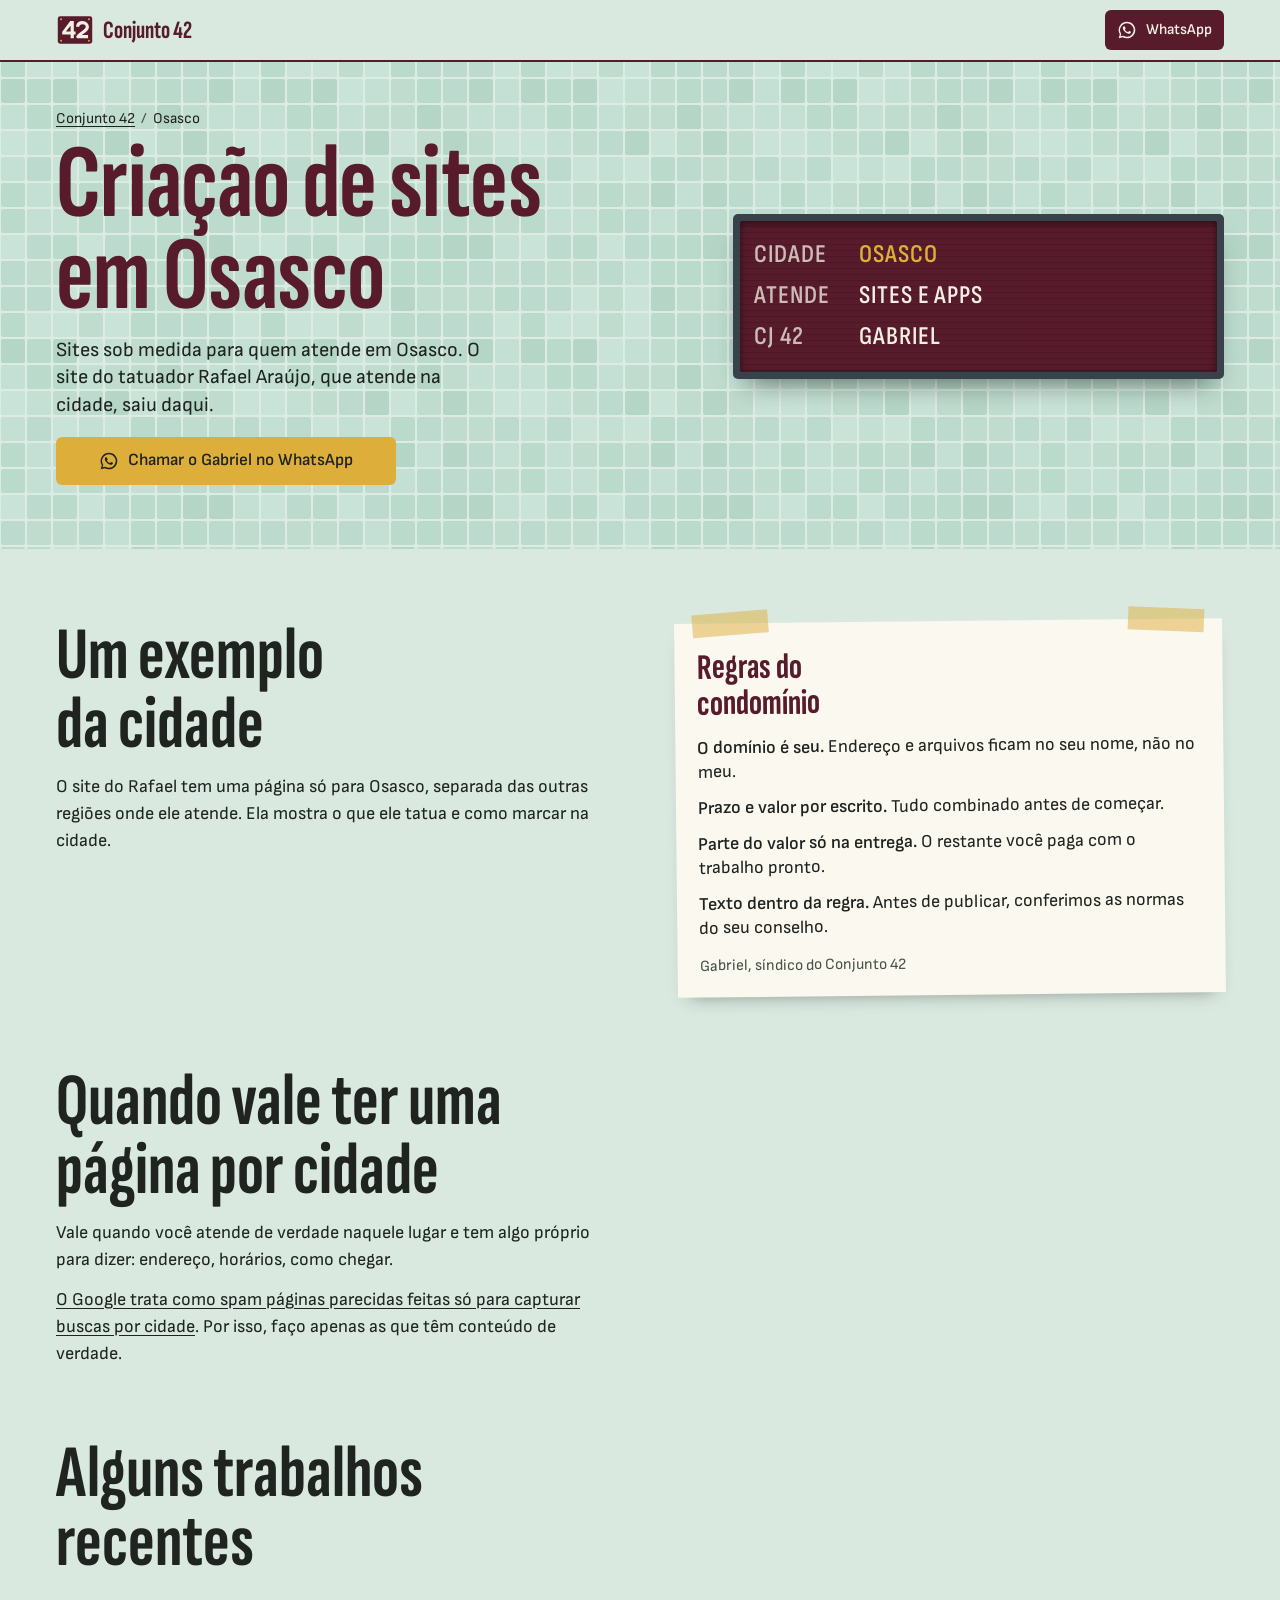
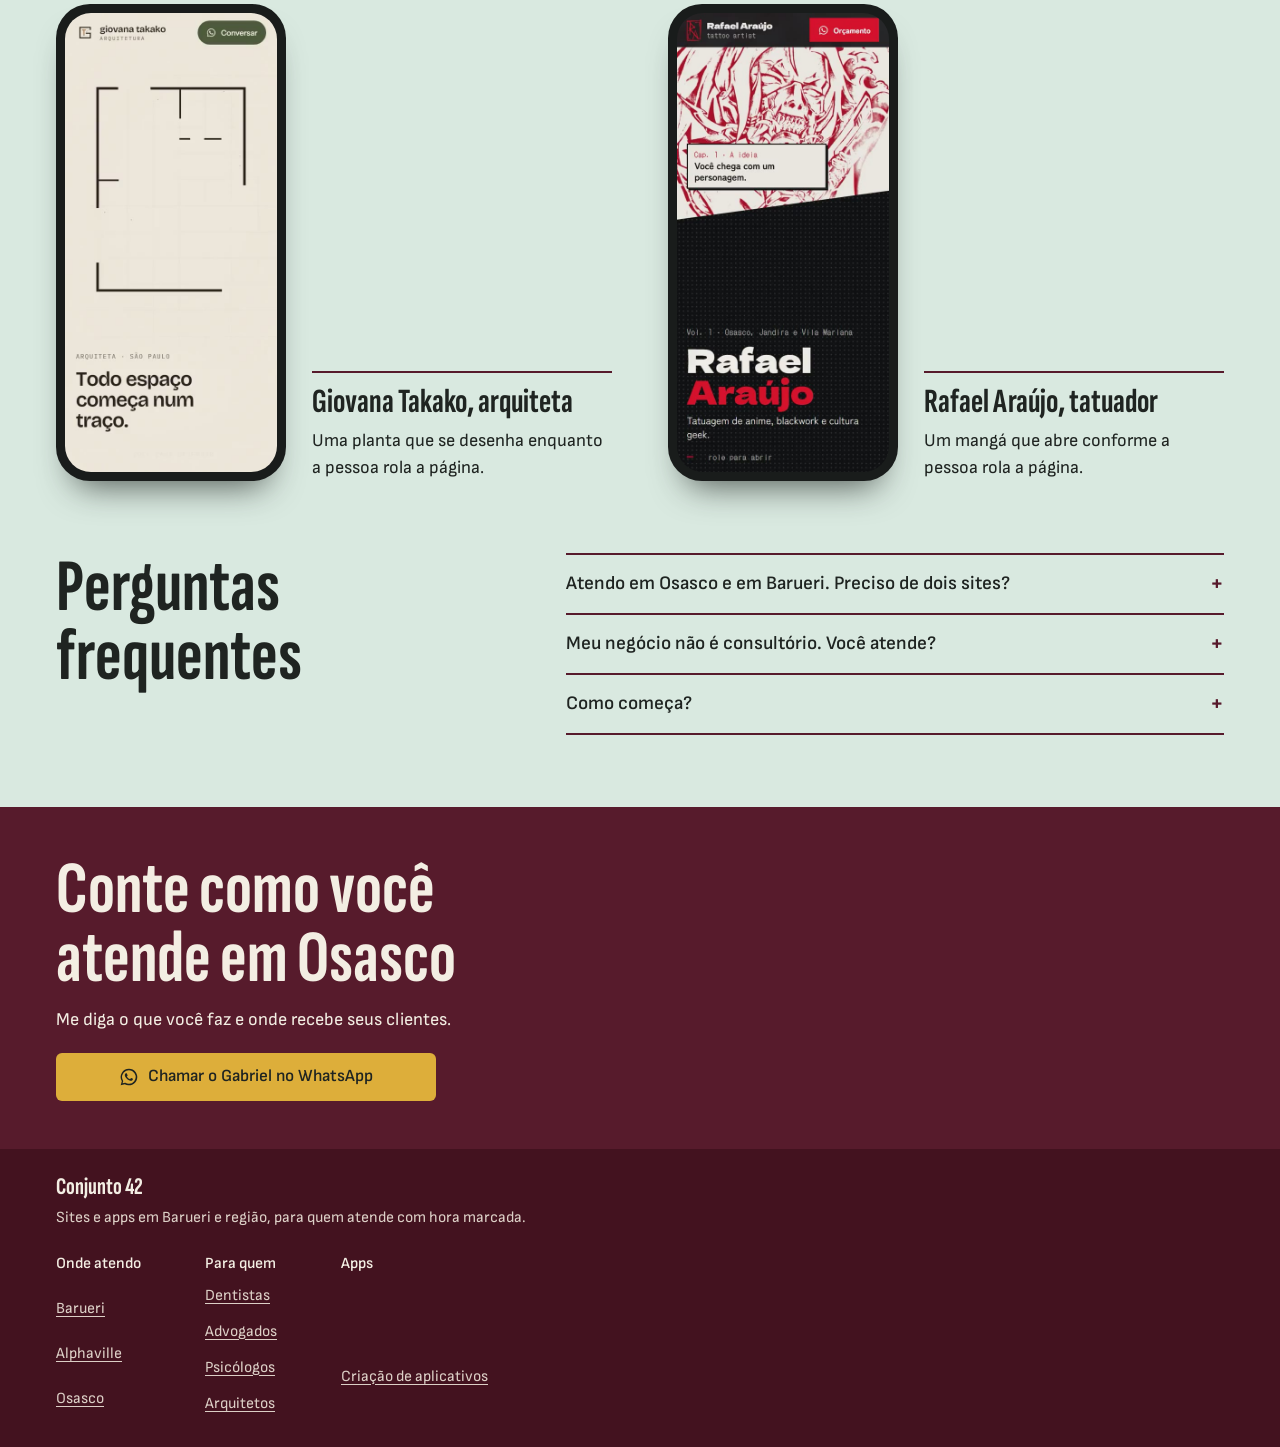
<file: criacao-de-sites-osasco/index.html>
<!doctype html>
<html lang="pt-BR">
<head>
<meta charset="utf-8">
<meta name="viewport" content="width=device-width, initial-scale=1, viewport-fit=cover">
<title>Criação de sites em Osasco | Conjunto 42</title>
<meta name="description" content="Criação de sites em Osasco para quem atende com hora marcada. Veja o site do tatuador Rafael Araújo, com página própria para a cidade. Chame no WhatsApp.">
<meta name="theme-color" content="#571B2C">
<link rel="canonical" href="https://gabrie345.github.io/conjunto-42/criacao-de-sites-osasco/">
<meta property="og:site_name" content="Conjunto 42">
<meta property="og:title" content="Criação de sites em Osasco | Conjunto 42">
<meta property="og:description" content="Criação de sites em Osasco para quem atende com hora marcada. Veja o site do tatuador Rafael Araújo, com página própria para a cidade. Chame no WhatsApp.">
<meta property="og:type" content="website">
<meta property="og:locale" content="pt_BR">
<meta property="og:url" content="https://gabrie345.github.io/conjunto-42/criacao-de-sites-osasco/">
<meta property="og:image" content="https://gabrie345.github.io/conjunto-42/assets/og.jpg">
<meta property="og:image:width" content="1200">
<meta property="og:image:height" content="630">
<meta name="twitter:card" content="summary_large_image">
<link rel="icon" href="../assets/logo.svg" type="image/svg+xml">
<link rel="apple-touch-icon" href="../assets/icone-180.png">
<link rel="preconnect" href="https://fonts.googleapis.com">
<link rel="preconnect" href="https://fonts.gstatic.com" crossorigin>
<link href="https://fonts.googleapis.com/css2?family=Sofia+Sans+Condensed:wght@600&family=Sofia+Sans+Extra+Condensed:wght@700&family=Sofia+Sans:wght@400;600&display=swap" rel="stylesheet">
<link rel="stylesheet" href="../assets/pagina.css?v=2">
<script type="application/ld+json">{"@context":"https://schema.org","@graph":[{"@type":"Service","name":"Criação de sites em Osasco","serviceType":"Criação de sites","url":"https://gabrie345.github.io/conjunto-42/criacao-de-sites-osasco/","description":"Criação de sites em Osasco para quem atende com hora marcada. Veja o site do tatuador Rafael Araújo, com página própria para a cidade. Chame no WhatsApp.","areaServed":[{"@type":"City","name":"Osasco"}],"provider":{"@type":"ProfessionalService","@id":"https://gabrie345.github.io/conjunto-42/#empresa","name":"Conjunto 42","url":"https://gabrie345.github.io/conjunto-42/","telephone":"+55-11-99118-8468"}},{"@type":"BreadcrumbList","itemListElement":[{"@type":"ListItem","position":1,"name":"Conjunto 42","item":"https://gabrie345.github.io/conjunto-42/"},{"@type":"ListItem","position":2,"name":"Osasco","item":"https://gabrie345.github.io/conjunto-42/criacao-de-sites-osasco/"}]}]}</script>
</head>
<body>
<a class="pular" href="#main">Pular para o conteúdo</a>
<header class="topo">
  <a class="marca" href="../" aria-label="Conjunto 42, início"><img src="../assets/logo.svg" alt="" width="38" height="38">Conjunto 42</a>
  <a class="btn btn-topo" href="https://wa.me/5511991188468?text=Oi%2C%20Gabriel%21%20Vim%20pela%20p%C3%A1gina%20de%20Osasco%20e%20quero%20conversar%20sobre%20um%20site." target="_blank" rel="noopener"><svg aria-hidden="true" viewBox="0 0 24 24"><path fill="currentColor" d="M12 2a10 10 0 0 0-8.600 15.100L2 22l5-1.300A10 10 0 1 0 12 2Zm0 18.200c-1.600 0-3.100-.4-4.400-1.200l-.3-.2-3 .8.8-2.900-.2-.3A8.200 8.200 0 1 1 12 20.200Zm4.500-6.100c-.2-.1-1.500-.7-1.700-.8-.2-.1-.4-.1-.6.1l-.8 1c-.1.2-.3.2-.5.1a6.700 6.700 0 0 1-3.300-2.900c-.3-.4.2-.4.7-1.400.1-.2 0-.3 0-.4l-.8-1.800c-.2-.5-.4-.4-.6-.4h-.5c-.2 0-.4.1-.6.3-.2.2-.8.8-.8 2s.8 2.300 1 2.500c.1.2 1.600 2.500 4 3.500 1.500.6 2 .7 2.800.6.4-.1 1.500-.6 1.700-1.200.2-.6.2-1.100.1-1.200l-.4-.2Z"/></svg>WhatsApp</a>
</header>
<main id="main" tabindex="-1">
<section class="entrada"><div class="entrada-grade">
<div>
<nav class="trilha" aria-label="Você está em"><ol><li><a href="../">Conjunto 42</a></li><li aria-current="page">Osasco</li></ol></nav>
<h1>Criação de sites em Osasco</h1>
<p class="lede">Sites sob medida para quem atende em Osasco. O site do tatuador Rafael Araújo, que atende na cidade, saiu daqui.</p>
<a class="btn" href="https://wa.me/5511991188468?text=Oi%2C%20Gabriel%21%20Vim%20pela%20p%C3%A1gina%20de%20Osasco%20e%20quero%20conversar%20sobre%20um%20site." target="_blank" rel="noopener"><svg aria-hidden="true" viewBox="0 0 24 24"><path fill="currentColor" d="M12 2a10 10 0 0 0-8.600 15.100L2 22l5-1.300A10 10 0 1 0 12 2Zm0 18.200c-1.600 0-3.100-.4-4.400-1.200l-.3-.2-3 .8.8-2.900-.2-.3A8.200 8.200 0 1 1 12 20.200Zm4.500-6.100c-.2-.1-1.500-.7-1.700-.8-.2-.1-.4-.1-.6.1l-.8 1c-.1.2-.3.2-.5.1a6.700 6.700 0 0 1-3.300-2.900c-.3-.4.2-.4.7-1.400.1-.2 0-.3 0-.4l-.8-1.800c-.2-.5-.4-.4-.6-.4h-.5c-.2 0-.4.1-.6.3-.2.2-.8.8-.8 2s.8 2.300 1 2.500c.1.2 1.600 2.500 4 3.500 1.500.6 2 .7 2.800.6.4-.1 1.500-.6 1.700-1.200.2-.6.2-1.100.1-1.200l-.4-.2Z"/></svg>Chamar o Gabriel no WhatsApp</a>
</div>
<div class="quadro" aria-hidden="true"><div class="feltro"><div class="fila vago"><span>CIDADE</span><span>OSASCO</span></div><div class="fila"><span>ATENDE</span><span>SITES E APPS</span></div><div class="fila"><span>CJ 42</span><span>GABRIEL</span></div></div></div>
</div></section>
<section class="andar"><div class="andar-grade duas"><div class="texto"><h2>Um exemplo da cidade</h2><p>O site do Rafael tem uma página só para Osasco, separada das outras regiões onde ele atende. Ela mostra o que ele tatua e como marcar na cidade.</p></div><aside class="folha"><h2>Regras do condomínio</h2><ul><li><b>O domínio é seu.</b> Endereço e arquivos ficam no seu nome, não no meu.</li><li><b>Prazo e valor por escrito.</b> Tudo combinado antes de começar.</li><li><b>Parte do valor só na entrega.</b> O restante você paga com o trabalho pronto.</li><li><b>Texto dentro da regra.</b> Antes de publicar, conferimos as normas do seu conselho.</li></ul><p>Gabriel, síndico do Conjunto 42</p></aside></div></section>
<section class="andar" style="padding-top:0"><div class="andar-grade"><div class="texto"><h2>Quando vale ter uma página por cidade</h2><p>Vale quando você atende de verdade naquele lugar e tem algo próprio para dizer: endereço, horários, como chegar.</p><p><a href="https://developers.google.com/search/docs/essentials/spam-policies" target="_blank" rel="noopener">O Google trata como spam páginas parecidas feitas só para capturar buscas por cidade</a>. Por isso, faço apenas as que têm conteúdo de verdade.</p></div></div></section>
<section class="andar" style="padding-top:0"><div class="andar-grade"><h2>Alguns trabalhos recentes</h2><div class="casos">
<article class="caso">
<div class="fone video-fone"><div class="tela"><video class="gravacao" muted loop playsinline preload="none" poster="../assets/giovana-site.jpg" aria-label="Gravação de tela do site da Giovana Takako no celular"><source src="../assets/giovana-site.mp4" type="video/mp4"></video></div></div>
<div class="caso-texto"><h3>Giovana Takako, arquiteta</h3><p>Uma planta que se desenha enquanto a pessoa rola a página.</p></div>
</article>
<article class="caso">
<div class="fone video-fone"><div class="tela"><video class="gravacao" muted loop playsinline preload="none" poster="../assets/rafael-site.jpg" aria-label="Gravação de tela do site do Rafael Araújo no celular"><source src="../assets/rafael-site.mp4" type="video/mp4"></video></div></div>
<div class="caso-texto"><h3>Rafael Araújo, tatuador</h3><p>Um mangá que abre conforme a pessoa rola a página.</p></div>
</article>
</div></div></section>
<section class="andar" style="padding-top:0"><div class="andar-grade duvidas-grade"><h2>Perguntas frequentes</h2><div class="duvidas"><details><summary>Atendo em Osasco e em Barueri. Preciso de dois sites?</summary><p>Não. Um site só, com uma página para cada lugar onde você atende, costuma resolver.</p></details><details><summary>Meu negócio não é consultório. Você atende?</summary><p>Atendo, se você trabalha com hora marcada ou por encomenda. O Rafael é tatuador, e o processo foi o mesmo.</p></details><details><summary>Como começa?</summary><p>Você me chama no WhatsApp e conta o que precisa. Depois, mando prazo e valor por escrito.</p></details></div></div></section>
<section class="interfone"><div class="interfone-grade"><h2>Conte como você atende em Osasco</h2><p>Me diga o que você faz e onde recebe seus clientes.</p><a class="btn" href="https://wa.me/5511991188468?text=Oi%2C%20Gabriel%21%20Vim%20pela%20p%C3%A1gina%20de%20Osasco%20e%20quero%20conversar%20sobre%20um%20site." target="_blank" rel="noopener"><svg aria-hidden="true" viewBox="0 0 24 24"><path fill="currentColor" d="M12 2a10 10 0 0 0-8.600 15.100L2 22l5-1.300A10 10 0 1 0 12 2Zm0 18.200c-1.600 0-3.100-.4-4.400-1.200l-.3-.2-3 .8.8-2.900-.2-.3A8.200 8.200 0 1 1 12 20.200Zm4.500-6.100c-.2-.1-1.500-.7-1.700-.8-.2-.1-.4-.1-.6.1l-.8 1c-.1.2-.3.2-.5.1a6.700 6.700 0 0 1-3.300-2.900c-.3-.4.2-.4.7-1.400.1-.2 0-.3 0-.4l-.8-1.800c-.2-.5-.4-.4-.6-.4h-.5c-.2 0-.4.1-.6.3-.2.2-.8.8-.8 2s.8 2.300 1 2.500c.1.2 1.600 2.500 4 3.500 1.500.6 2 .7 2.800.6.4-.1 1.500-.6 1.700-1.200.2-.6.2-1.100.1-1.200l-.4-.2Z"/></svg>Chamar o Gabriel no WhatsApp</a></div></section>
</main>
<footer><div class="rodape"><b>Conjunto 42</b><span>Sites e apps em Barueri e região, para quem atende com hora marcada.</span>
<nav class="rodape-nav" aria-label="Páginas do site"><div><strong>Onde atendo</strong><a href="../criacao-de-sites-barueri/">Barueri</a><a href="../criacao-de-sites-alphaville/">Alphaville</a><a href="../criacao-de-sites-osasco/">Osasco</a></div><div><strong>Para quem</strong><a href="../site-para-dentista/">Dentistas</a><a href="../site-para-advogado/">Advogados</a><a href="../site-para-psicologo/">Psicólogos</a><a href="../site-para-arquiteto/">Arquitetos</a></div><div><strong>Apps</strong><a href="../criacao-de-aplicativos-barueri/">Criação de aplicativos</a></div></nav></div></footer>
<a class="btn flutuante" href="https://wa.me/5511991188468?text=Oi%2C%20Gabriel%21%20Vim%20pela%20p%C3%A1gina%20de%20Osasco%20e%20quero%20conversar%20sobre%20um%20site." target="_blank" rel="noopener" aria-label="Chamar no WhatsApp"><svg aria-hidden="true" viewBox="0 0 24 24"><path fill="currentColor" d="M12 2a10 10 0 0 0-8.600 15.100L2 22l5-1.300A10 10 0 1 0 12 2Zm0 18.200c-1.600 0-3.100-.4-4.400-1.200l-.3-.2-3 .8.8-2.900-.2-.3A8.200 8.200 0 1 1 12 20.200Zm4.500-6.100c-.2-.1-1.500-.7-1.700-.8-.2-.1-.4-.1-.6.1l-.8 1c-.1.2-.3.2-.5.1a6.700 6.700 0 0 1-3.300-2.900c-.3-.4.2-.4.7-1.400.1-.2 0-.3 0-.4l-.8-1.800c-.2-.5-.4-.4-.6-.4h-.5c-.2 0-.4.1-.6.3-.2.2-.8.8-.8 2s.8 2.300 1 2.500c.1.2 1.600 2.500 4 3.500 1.500.6 2 .7 2.800.6.4-.1 1.500-.6 1.700-1.200.2-.6.2-1.100.1-1.200l-.4-.2Z"/></svg>WhatsApp</a>
<script src="../assets/gravacoes.js"></script>
</body>
</html>
</file>
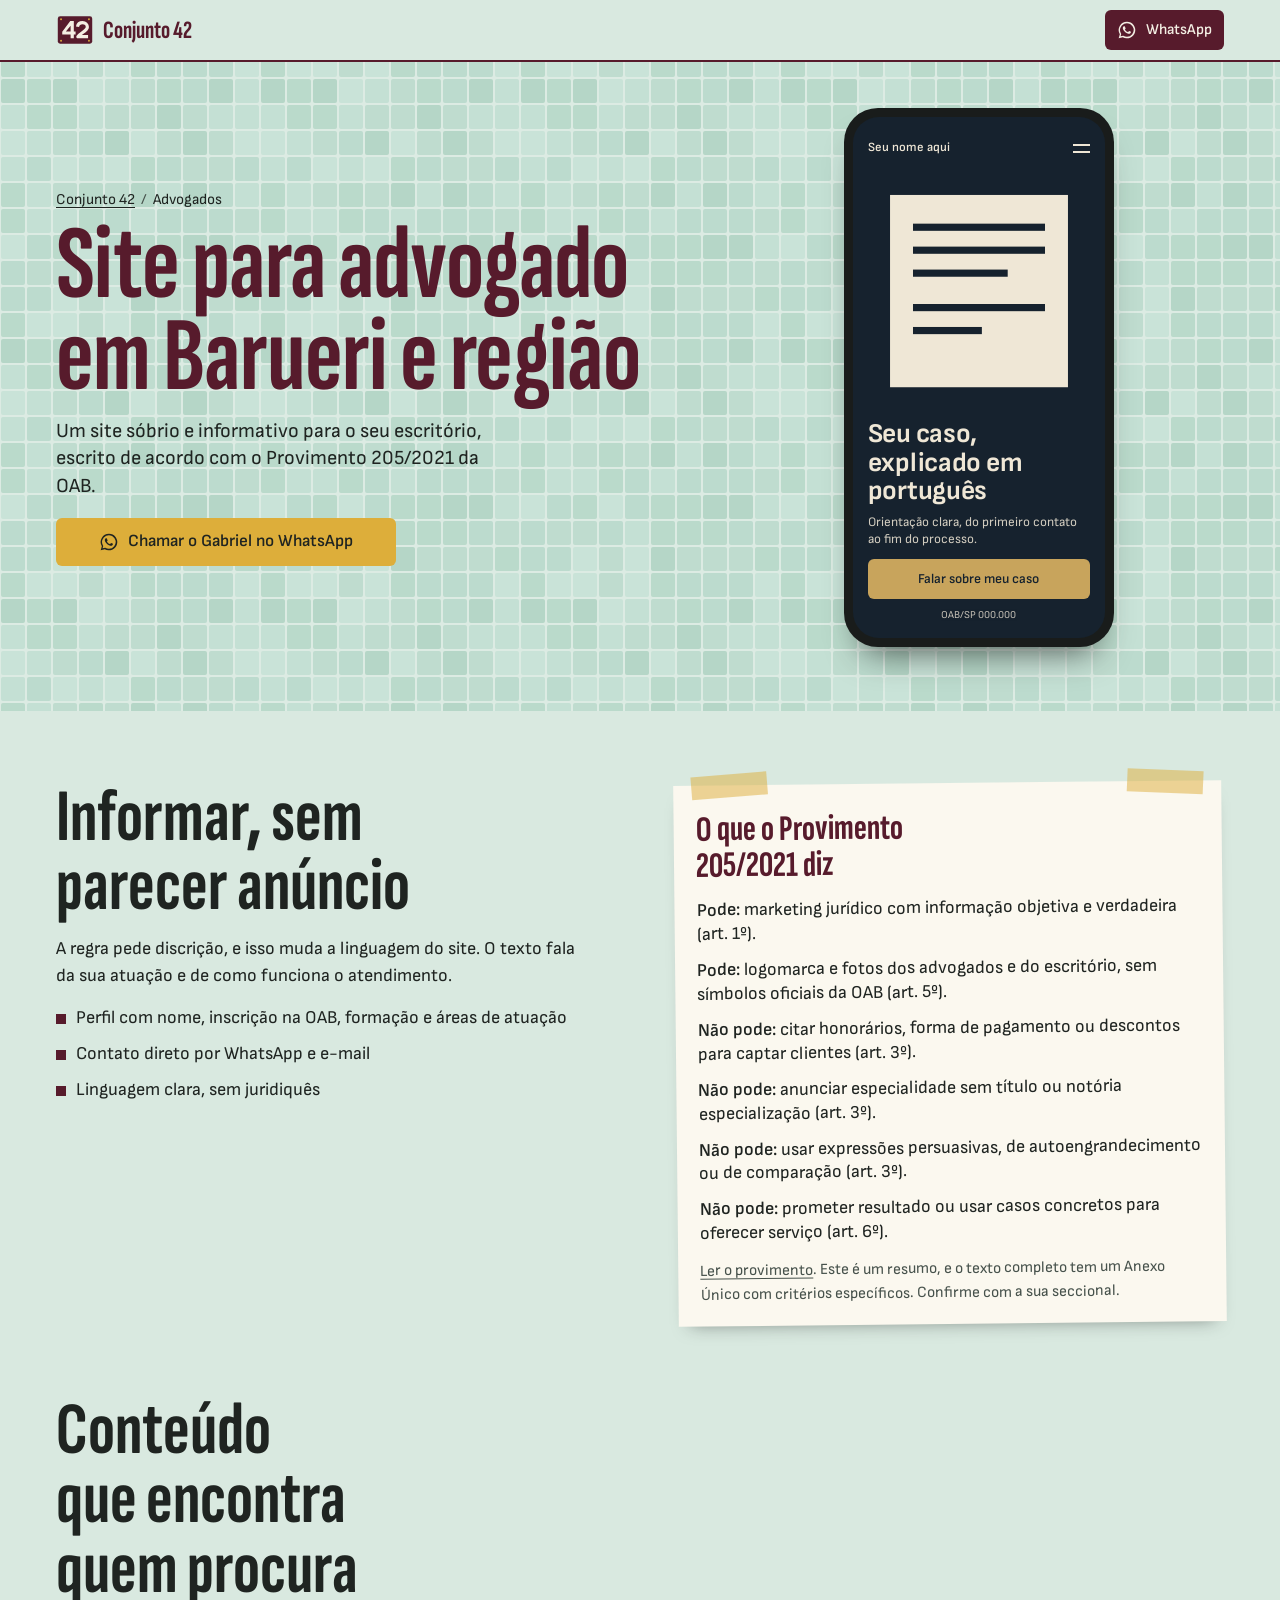
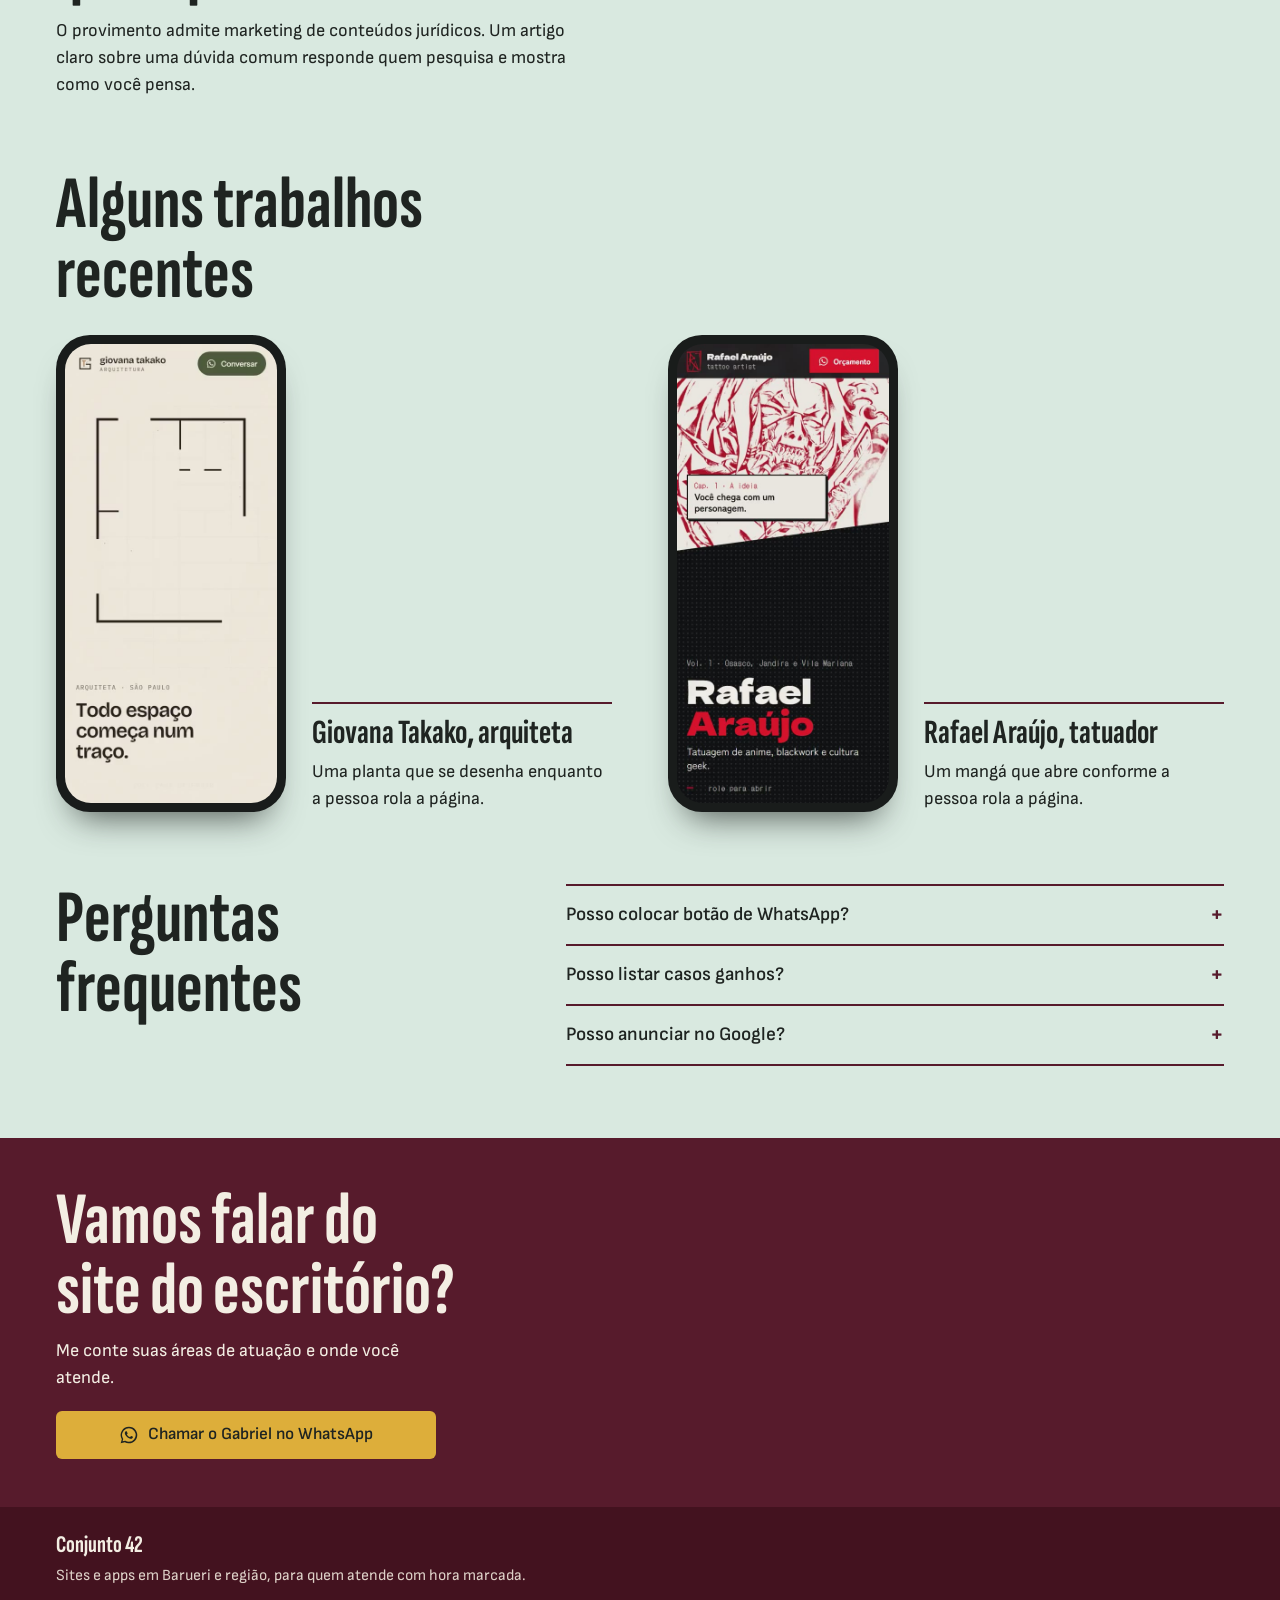
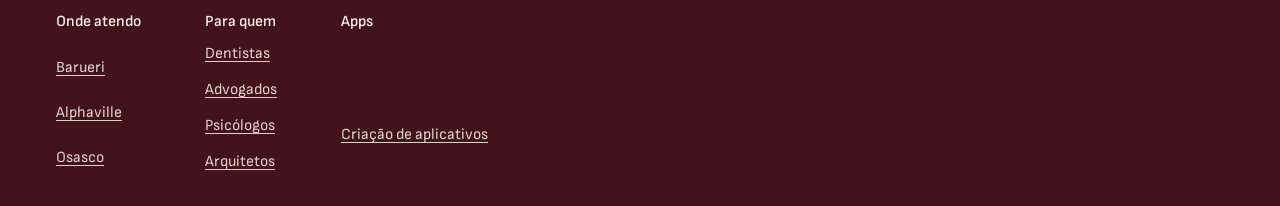
<file: site-para-advogado/index.html>
<!doctype html>
<html lang="pt-BR">
<head>
<meta charset="utf-8">
<meta name="viewport" content="width=device-width, initial-scale=1, viewport-fit=cover">
<title>Site para advogado em Barueri e região | Conjunto 42</title>
<meta name="description" content="Site para advogado e escritório em Barueri e região: sóbrio, informativo e escrito de acordo com o Provimento 205/2021 da OAB. Chame no WhatsApp.">
<meta name="theme-color" content="#571B2C">
<link rel="canonical" href="https://gabrie345.github.io/conjunto-42/site-para-advogado/">
<meta property="og:site_name" content="Conjunto 42">
<meta property="og:title" content="Site para advogado em Barueri e região | Conjunto 42">
<meta property="og:description" content="Site para advogado e escritório em Barueri e região: sóbrio, informativo e escrito de acordo com o Provimento 205/2021 da OAB. Chame no WhatsApp.">
<meta property="og:type" content="website">
<meta property="og:locale" content="pt_BR">
<meta property="og:url" content="https://gabrie345.github.io/conjunto-42/site-para-advogado/">
<meta property="og:image" content="https://gabrie345.github.io/conjunto-42/assets/og.jpg">
<meta property="og:image:width" content="1200">
<meta property="og:image:height" content="630">
<meta name="twitter:card" content="summary_large_image">
<link rel="icon" href="../assets/logo.svg" type="image/svg+xml">
<link rel="apple-touch-icon" href="../assets/icone-180.png">
<link rel="preconnect" href="https://fonts.googleapis.com">
<link rel="preconnect" href="https://fonts.gstatic.com" crossorigin>
<link href="https://fonts.googleapis.com/css2?family=Sofia+Sans+Condensed:wght@600&family=Sofia+Sans+Extra+Condensed:wght@700&family=Sofia+Sans:wght@400;600&display=swap" rel="stylesheet">
<link rel="stylesheet" href="../assets/pagina.css?v=2">
<script type="application/ld+json">{"@context":"https://schema.org","@graph":[{"@type":"Service","name":"Site para advogado em Barueri e região","serviceType":"Criação de sites para advogados","url":"https://gabrie345.github.io/conjunto-42/site-para-advogado/","description":"Site para advogado e escritório em Barueri e região: sóbrio, informativo e escrito de acordo com o Provimento 205/2021 da OAB. Chame no WhatsApp.","areaServed":[{"@type":"City","name":"Barueri"},{"@type":"City","name":"Santana de Parnaíba"},{"@type":"City","name":"Osasco"},{"@type":"City","name":"Carapicuíba"},{"@type":"City","name":"Jandira"}],"provider":{"@type":"ProfessionalService","@id":"https://gabrie345.github.io/conjunto-42/#empresa","name":"Conjunto 42","url":"https://gabrie345.github.io/conjunto-42/","telephone":"+55-11-99118-8468"}},{"@type":"BreadcrumbList","itemListElement":[{"@type":"ListItem","position":1,"name":"Conjunto 42","item":"https://gabrie345.github.io/conjunto-42/"},{"@type":"ListItem","position":2,"name":"Advogados","item":"https://gabrie345.github.io/conjunto-42/site-para-advogado/"}]}]}</script>
</head>
<body>
<a class="pular" href="#main">Pular para o conteúdo</a>
<header class="topo">
  <a class="marca" href="../" aria-label="Conjunto 42, início"><img src="../assets/logo.svg" alt="" width="38" height="38">Conjunto 42</a>
  <a class="btn btn-topo" href="https://wa.me/5511991188468?text=Oi%2C%20Gabriel%21%20Sou%20da%20advocacia%20e%20quero%20conversar%20sobre%20um%20site." target="_blank" rel="noopener"><svg aria-hidden="true" viewBox="0 0 24 24"><path fill="currentColor" d="M12 2a10 10 0 0 0-8.600 15.100L2 22l5-1.300A10 10 0 1 0 12 2Zm0 18.200c-1.600 0-3.100-.4-4.400-1.200l-.3-.2-3 .8.8-2.900-.2-.3A8.200 8.200 0 1 1 12 20.200Zm4.500-6.100c-.2-.1-1.500-.7-1.700-.8-.2-.1-.4-.1-.6.1l-.8 1c-.1.2-.3.2-.5.1a6.700 6.700 0 0 1-3.300-2.900c-.3-.4.2-.4.7-1.400.1-.2 0-.3 0-.4l-.8-1.800c-.2-.5-.4-.4-.6-.4h-.5c-.2 0-.4.1-.6.3-.2.2-.8.8-.8 2s.8 2.300 1 2.500c.1.2 1.600 2.500 4 3.500 1.500.6 2 .7 2.800.6.4-.1 1.500-.6 1.700-1.200.2-.6.2-1.100.1-1.200l-.4-.2Z"/></svg>WhatsApp</a>
</header>
<main id="main" tabindex="-1">
<section class="entrada"><div class="entrada-grade">
<div>
<nav class="trilha" aria-label="Você está em"><ol><li><a href="../">Conjunto 42</a></li><li aria-current="page">Advogados</li></ol></nav>
<h1>Site para advogado em Barueri e região</h1>
<p class="lede">Um site sóbrio e informativo para o seu escritório, escrito de acordo com o Provimento 205/2021 da OAB.</p>
<a class="btn" href="https://wa.me/5511991188468?text=Oi%2C%20Gabriel%21%20Sou%20da%20advocacia%20e%20quero%20conversar%20sobre%20um%20site." target="_blank" rel="noopener"><svg aria-hidden="true" viewBox="0 0 24 24"><path fill="currentColor" d="M12 2a10 10 0 0 0-8.600 15.100L2 22l5-1.300A10 10 0 1 0 12 2Zm0 18.200c-1.600 0-3.100-.4-4.400-1.200l-.3-.2-3 .8.8-2.900-.2-.3A8.200 8.200 0 1 1 12 20.200Zm4.500-6.100c-.2-.1-1.500-.7-1.700-.8-.2-.1-.4-.1-.6.1l-.8 1c-.1.2-.3.2-.5.1a6.700 6.700 0 0 1-3.300-2.900c-.3-.4.2-.4.7-1.400.1-.2 0-.3 0-.4l-.8-1.800c-.2-.5-.4-.4-.6-.4h-.5c-.2 0-.4.1-.6.3-.2.2-.8.8-.8 2s.8 2.300 1 2.500c.1.2 1.600 2.500 4 3.500 1.500.6 2 .7 2.800.6.4-.1 1.500-.6 1.700-1.200.2-.6.2-1.100.1-1.200l-.4-.2Z"/></svg>Chamar o Gabriel no WhatsApp</a>
</div>
<div class="fone" aria-hidden="true"><div class="tela"><div class="ms" style="--a:#16222E;--b:#EFE7D6;--c:#C8A45C;--d:#16222E">
<div class="ms-nav"><span>Seu nome aqui</span><i></i></div>
<div class="ms-arte"><svg viewBox="0 0 240 166" preserveAspectRatio="xMidYMid slice"><rect x="58" y="16" width="124" height="134" fill="#EFE7D6"/><g fill="#16222E"><rect x="74" y="36" width="92" height="5"/><rect x="74" y="52" width="92" height="5"/><rect x="74" y="68" width="66" height="5"/><rect x="74" y="92" width="92" height="5"/><rect x="74" y="108" width="48" height="5"/></g></svg></div>
<strong>Seu caso, explicado em português</strong><span class="ms-txt">Orientação clara, do primeiro contato ao fim do processo.</span><span class="ms-btn">Falar sobre meu caso</span><small>OAB/SP 000.000</small></div></div></div>
</div></section>
<section class="andar"><div class="andar-grade duas"><div class="texto"><h2>Informar, sem parecer anúncio</h2><p>A regra pede discrição, e isso muda a linguagem do site. O texto fala da sua atuação e de como funciona o atendimento.</p><ul><li>Perfil com nome, inscrição na OAB, formação e áreas de atuação</li><li>Contato direto por WhatsApp e e-mail</li><li>Linguagem clara, sem juridiquês</li></ul></div><aside class="folha"><h2>O que o Provimento 205/2021 diz</h2><ul><li><b>Pode:</b> marketing jurídico com informação objetiva e verdadeira (art. 1º).</li><li><b>Pode:</b> logomarca e fotos dos advogados e do escritório, sem símbolos oficiais da OAB (art. 5º).</li><li><b>Não pode:</b> citar honorários, forma de pagamento ou descontos para captar clientes (art. 3º).</li><li><b>Não pode:</b> anunciar especialidade sem título ou notória especialização (art. 3º).</li><li><b>Não pode:</b> usar expressões persuasivas, de autoengrandecimento ou de comparação (art. 3º).</li><li><b>Não pode:</b> prometer resultado ou usar casos concretos para oferecer serviço (art. 6º).</li></ul><p><a href="https://www.oabsp.org.br/upload/526840268.pdf" target="_blank" rel="noopener">Ler o provimento</a>. Este é um resumo, e o texto completo tem um Anexo Único com critérios específicos. Confirme com a sua seccional.</p></aside></div></section>
<section class="andar" style="padding-top:0"><div class="andar-grade"><div class="texto"><h2>Conteúdo que encontra quem procura</h2><p>O provimento admite marketing de conteúdos jurídicos. Um artigo claro sobre uma dúvida comum responde quem pesquisa e mostra como você pensa.</p></div></div></section>
<section class="andar" style="padding-top:0"><div class="andar-grade"><h2>Alguns trabalhos recentes</h2><div class="casos">
<article class="caso">
<div class="fone video-fone"><div class="tela"><video class="gravacao" muted loop playsinline preload="none" poster="../assets/giovana-site.jpg" aria-label="Gravação de tela do site da Giovana Takako no celular"><source src="../assets/giovana-site.mp4" type="video/mp4"></video></div></div>
<div class="caso-texto"><h3>Giovana Takako, arquiteta</h3><p>Uma planta que se desenha enquanto a pessoa rola a página.</p></div>
</article>
<article class="caso">
<div class="fone video-fone"><div class="tela"><video class="gravacao" muted loop playsinline preload="none" poster="../assets/rafael-site.jpg" aria-label="Gravação de tela do site do Rafael Araújo no celular"><source src="../assets/rafael-site.mp4" type="video/mp4"></video></div></div>
<div class="caso-texto"><h3>Rafael Araújo, tatuador</h3><p>Um mangá que abre conforme a pessoa rola a página.</p></div>
</article>
</div></div></section>
<section class="andar" style="padding-top:0"><div class="andar-grade duvidas-grade"><h2>Perguntas frequentes</h2><div class="duvidas"><details><summary>Posso colocar botão de WhatsApp?</summary><p>Sim. O provimento trata sites e aplicativos de mensagem como dados de contato do escritório, sempre com sobriedade e caráter informativo.</p></details><details><summary>Posso listar casos ganhos?</summary><p>Não para oferecer serviço. O provimento veda promessa de resultado e uso de casos concretos com essa finalidade.</p></details><details><summary>Posso anunciar no Google?</summary><p>O provimento admite anúncios, pagos ou não, nos meios não vedados pelo Código de Ética. Vale confirmar o formato com a sua seccional.</p></details></div></div></section>
<section class="interfone"><div class="interfone-grade"><h2>Vamos falar do site do escritório?</h2><p>Me conte suas áreas de atuação e onde você atende.</p><a class="btn" href="https://wa.me/5511991188468?text=Oi%2C%20Gabriel%21%20Sou%20da%20advocacia%20e%20quero%20conversar%20sobre%20um%20site." target="_blank" rel="noopener"><svg aria-hidden="true" viewBox="0 0 24 24"><path fill="currentColor" d="M12 2a10 10 0 0 0-8.600 15.100L2 22l5-1.300A10 10 0 1 0 12 2Zm0 18.200c-1.600 0-3.100-.4-4.400-1.200l-.3-.2-3 .8.8-2.900-.2-.3A8.200 8.200 0 1 1 12 20.200Zm4.500-6.100c-.2-.1-1.500-.7-1.700-.8-.2-.1-.4-.1-.6.1l-.8 1c-.1.2-.3.2-.5.1a6.700 6.700 0 0 1-3.300-2.900c-.3-.4.2-.4.7-1.400.1-.2 0-.3 0-.4l-.8-1.800c-.2-.5-.4-.4-.6-.4h-.5c-.2 0-.4.1-.6.3-.2.2-.8.8-.8 2s.8 2.300 1 2.500c.1.2 1.600 2.500 4 3.500 1.500.6 2 .7 2.800.6.4-.1 1.500-.6 1.700-1.200.2-.6.2-1.100.1-1.200l-.4-.2Z"/></svg>Chamar o Gabriel no WhatsApp</a></div></section>
</main>
<footer><div class="rodape"><b>Conjunto 42</b><span>Sites e apps em Barueri e região, para quem atende com hora marcada.</span>
<nav class="rodape-nav" aria-label="Páginas do site"><div><strong>Onde atendo</strong><a href="../criacao-de-sites-barueri/">Barueri</a><a href="../criacao-de-sites-alphaville/">Alphaville</a><a href="../criacao-de-sites-osasco/">Osasco</a></div><div><strong>Para quem</strong><a href="../site-para-dentista/">Dentistas</a><a href="../site-para-advogado/">Advogados</a><a href="../site-para-psicologo/">Psicólogos</a><a href="../site-para-arquiteto/">Arquitetos</a></div><div><strong>Apps</strong><a href="../criacao-de-aplicativos-barueri/">Criação de aplicativos</a></div></nav></div></footer>
<a class="btn flutuante" href="https://wa.me/5511991188468?text=Oi%2C%20Gabriel%21%20Sou%20da%20advocacia%20e%20quero%20conversar%20sobre%20um%20site." target="_blank" rel="noopener" aria-label="Chamar no WhatsApp"><svg aria-hidden="true" viewBox="0 0 24 24"><path fill="currentColor" d="M12 2a10 10 0 0 0-8.600 15.100L2 22l5-1.300A10 10 0 1 0 12 2Zm0 18.200c-1.600 0-3.100-.4-4.400-1.200l-.3-.2-3 .8.8-2.900-.2-.3A8.200 8.200 0 1 1 12 20.200Zm4.500-6.100c-.2-.1-1.500-.7-1.700-.8-.2-.1-.4-.1-.6.1l-.8 1c-.1.2-.3.2-.5.1a6.700 6.700 0 0 1-3.300-2.900c-.3-.4.2-.4.7-1.400.1-.2 0-.3 0-.4l-.8-1.800c-.2-.5-.4-.4-.6-.4h-.5c-.2 0-.4.1-.6.3-.2.2-.8.8-.8 2s.8 2.300 1 2.500c.1.2 1.600 2.500 4 3.500 1.500.6 2 .7 2.800.6.4-.1 1.500-.6 1.700-1.200.2-.6.2-1.100.1-1.200l-.4-.2Z"/></svg>WhatsApp</a>
<script src="../assets/gravacoes.js"></script>
</body>
</html>
</file>
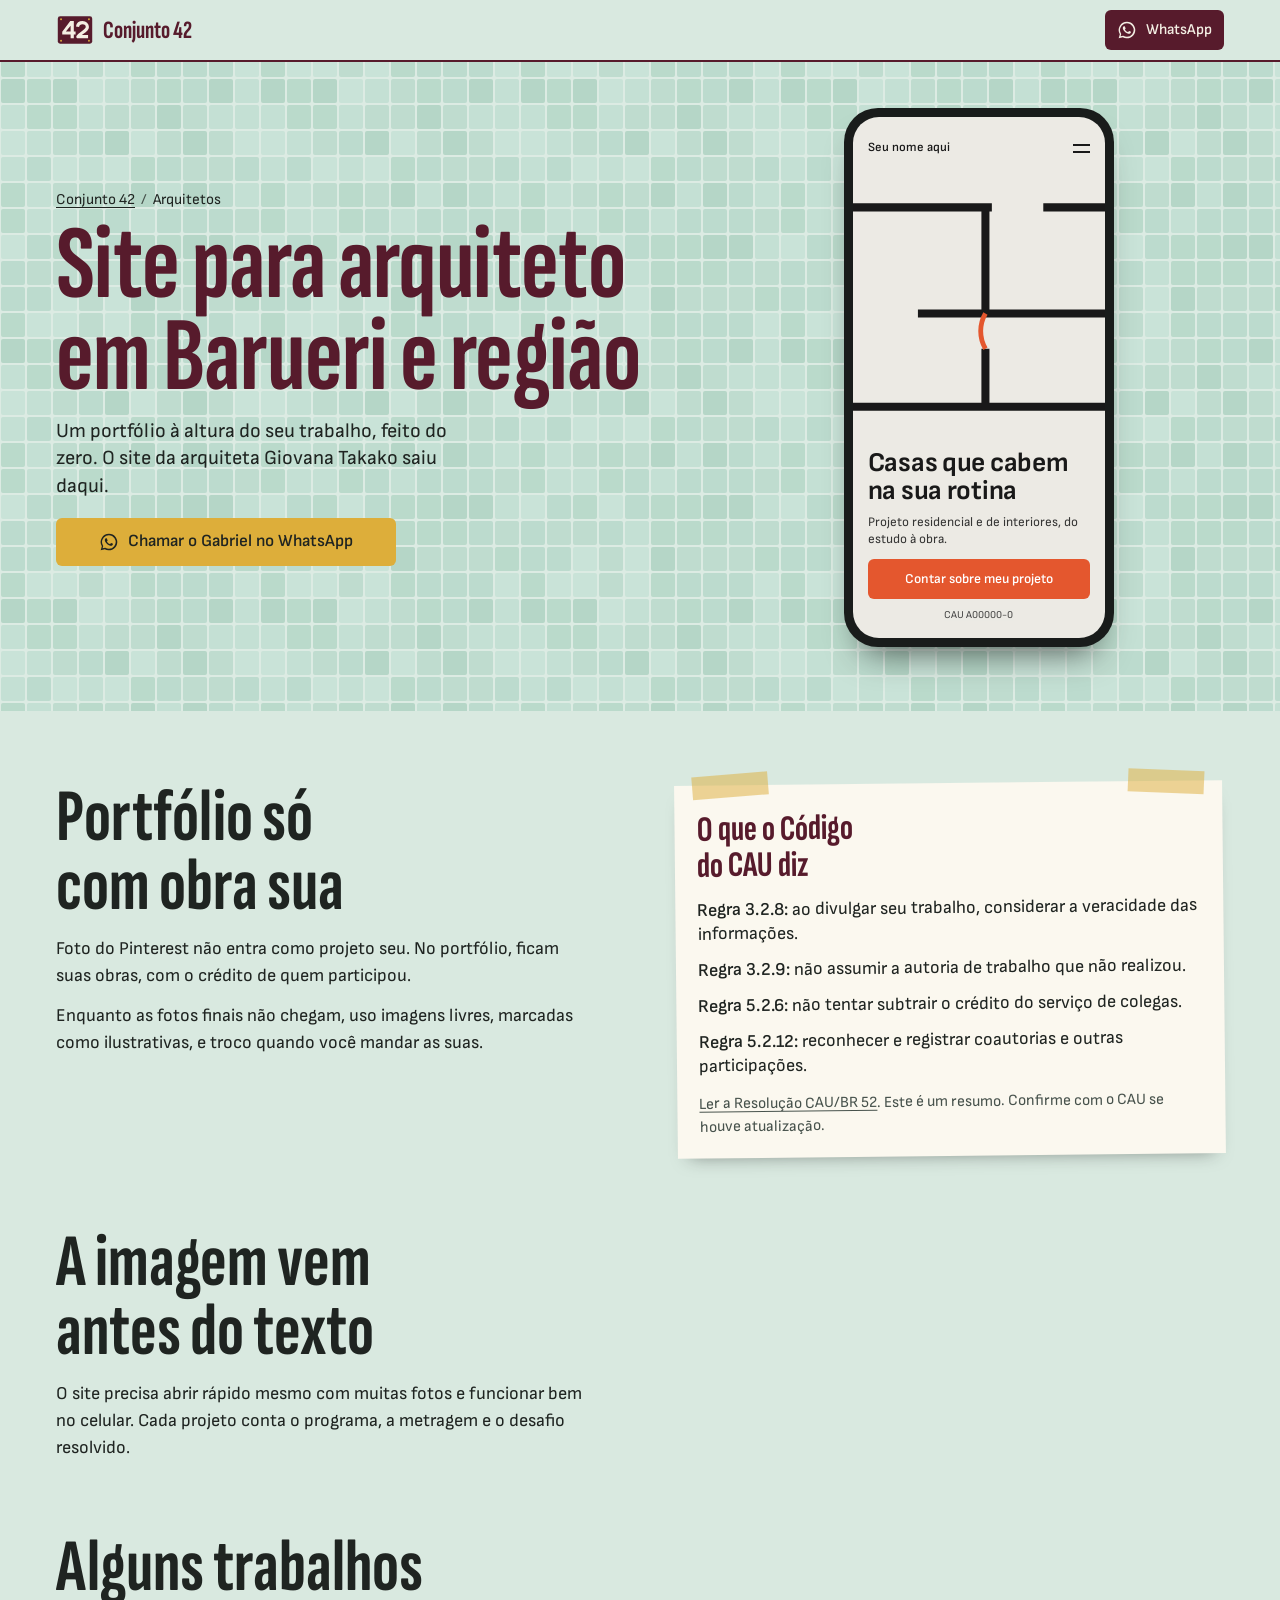
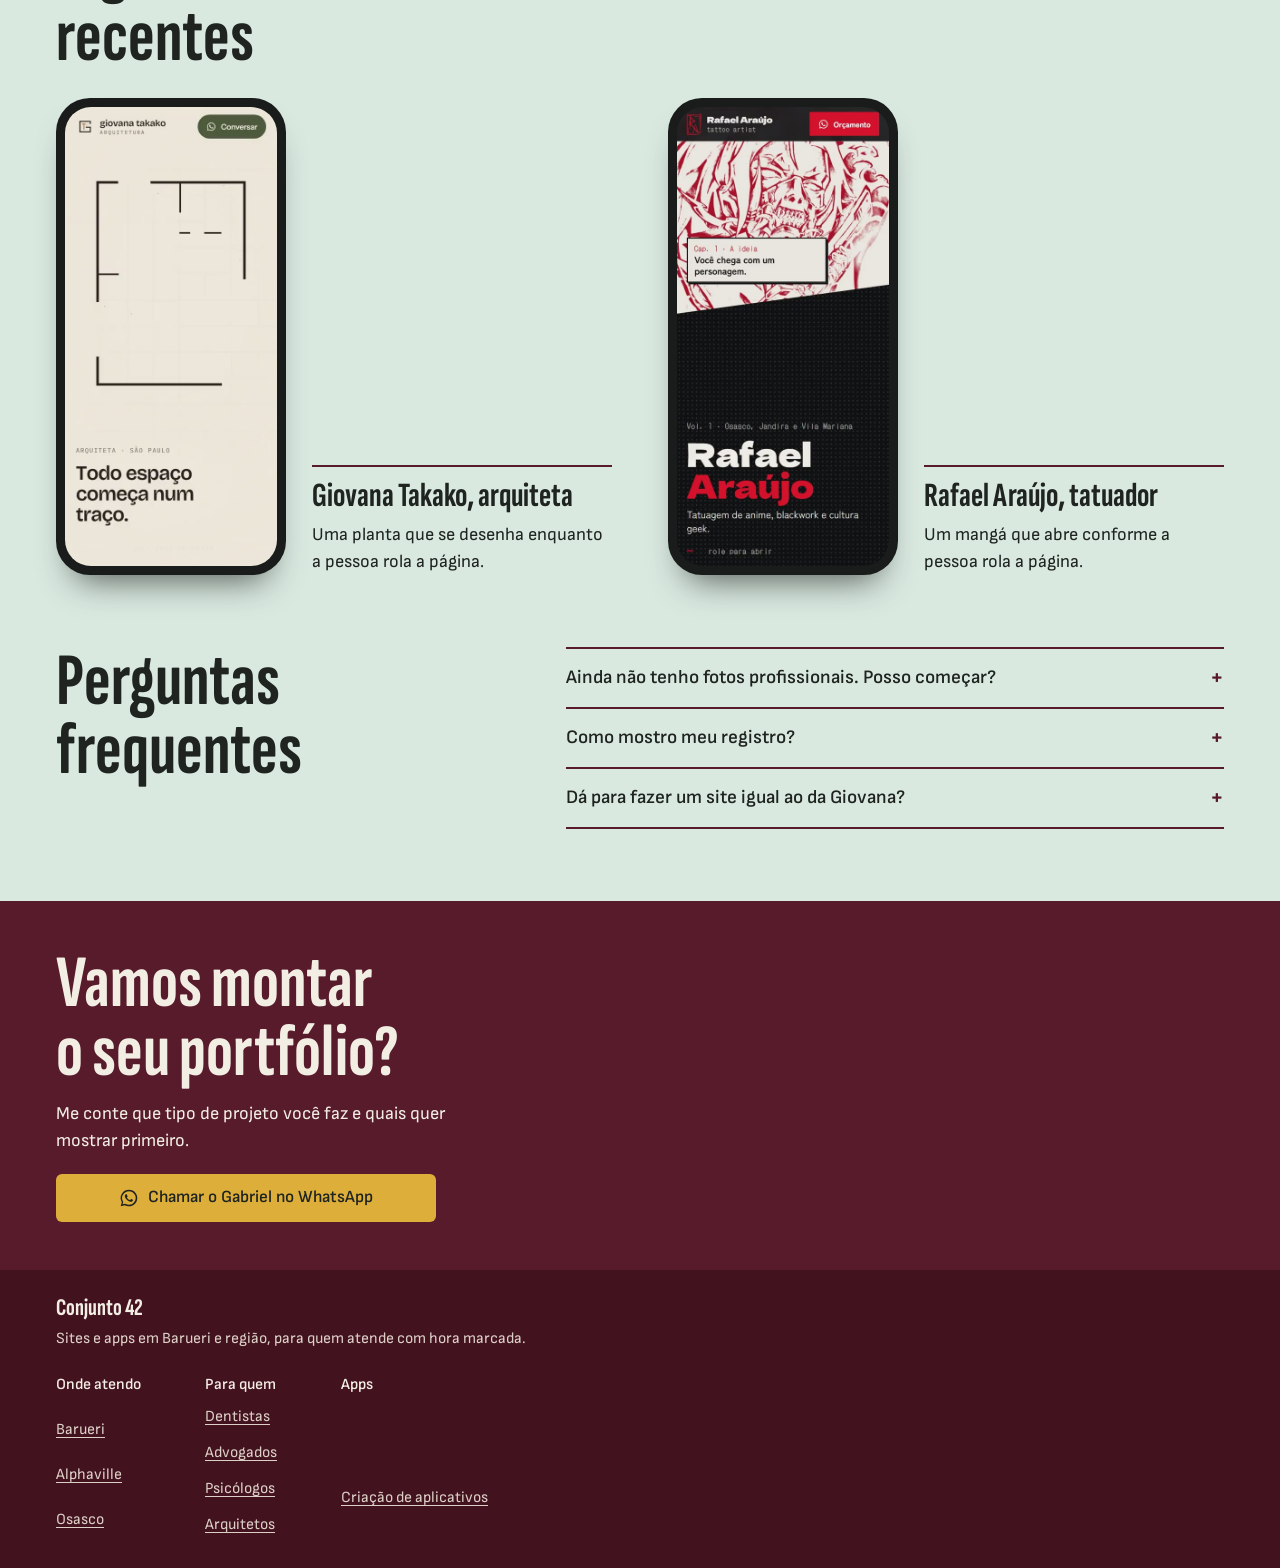
<file: site-para-arquiteto/index.html>
<!doctype html>
<html lang="pt-BR">
<head>
<meta charset="utf-8">
<meta name="viewport" content="width=device-width, initial-scale=1, viewport-fit=cover">
<title>Site para arquiteto em Barueri e região | Conjunto 42</title>
<meta name="description" content="Site portfólio para arquitetas e arquitetos em Barueri e região. Veja o site da Giovana Takako, feito do zero, com o crédito certo em cada projeto.">
<meta name="theme-color" content="#571B2C">
<link rel="canonical" href="https://gabrie345.github.io/conjunto-42/site-para-arquiteto/">
<meta property="og:site_name" content="Conjunto 42">
<meta property="og:title" content="Site para arquiteto em Barueri e região | Conjunto 42">
<meta property="og:description" content="Site portfólio para arquitetas e arquitetos em Barueri e região. Veja o site da Giovana Takako, feito do zero, com o crédito certo em cada projeto.">
<meta property="og:type" content="website">
<meta property="og:locale" content="pt_BR">
<meta property="og:url" content="https://gabrie345.github.io/conjunto-42/site-para-arquiteto/">
<meta property="og:image" content="https://gabrie345.github.io/conjunto-42/assets/og.jpg">
<meta property="og:image:width" content="1200">
<meta property="og:image:height" content="630">
<meta name="twitter:card" content="summary_large_image">
<link rel="icon" href="../assets/logo.svg" type="image/svg+xml">
<link rel="apple-touch-icon" href="../assets/icone-180.png">
<link rel="preconnect" href="https://fonts.googleapis.com">
<link rel="preconnect" href="https://fonts.gstatic.com" crossorigin>
<link href="https://fonts.googleapis.com/css2?family=Sofia+Sans+Condensed:wght@600&family=Sofia+Sans+Extra+Condensed:wght@700&family=Sofia+Sans:wght@400;600&display=swap" rel="stylesheet">
<link rel="stylesheet" href="../assets/pagina.css?v=2">
<script type="application/ld+json">{"@context":"https://schema.org","@graph":[{"@type":"Service","name":"Site para arquiteto em Barueri e região","serviceType":"Criação de sites para arquitetos","url":"https://gabrie345.github.io/conjunto-42/site-para-arquiteto/","description":"Site portfólio para arquitetas e arquitetos em Barueri e região. Veja o site da Giovana Takako, feito do zero, com o crédito certo em cada projeto.","areaServed":[{"@type":"City","name":"Barueri"},{"@type":"City","name":"Santana de Parnaíba"},{"@type":"City","name":"Osasco"},{"@type":"City","name":"Carapicuíba"},{"@type":"City","name":"Jandira"}],"provider":{"@type":"ProfessionalService","@id":"https://gabrie345.github.io/conjunto-42/#empresa","name":"Conjunto 42","url":"https://gabrie345.github.io/conjunto-42/","telephone":"+55-11-99118-8468"}},{"@type":"BreadcrumbList","itemListElement":[{"@type":"ListItem","position":1,"name":"Conjunto 42","item":"https://gabrie345.github.io/conjunto-42/"},{"@type":"ListItem","position":2,"name":"Arquitetos","item":"https://gabrie345.github.io/conjunto-42/site-para-arquiteto/"}]}]}</script>
</head>
<body>
<a class="pular" href="#main">Pular para o conteúdo</a>
<header class="topo">
  <a class="marca" href="../" aria-label="Conjunto 42, início"><img src="../assets/logo.svg" alt="" width="38" height="38">Conjunto 42</a>
  <a class="btn btn-topo" href="https://wa.me/5511991188468?text=Oi%2C%20Gabriel%21%20Sou%20da%20arquitetura%20e%20quero%20conversar%20sobre%20um%20site." target="_blank" rel="noopener"><svg aria-hidden="true" viewBox="0 0 24 24"><path fill="currentColor" d="M12 2a10 10 0 0 0-8.600 15.100L2 22l5-1.300A10 10 0 1 0 12 2Zm0 18.200c-1.600 0-3.100-.4-4.400-1.200l-.3-.2-3 .8.8-2.900-.2-.3A8.200 8.200 0 1 1 12 20.200Zm4.500-6.100c-.2-.1-1.500-.7-1.700-.8-.2-.1-.4-.1-.6.1l-.8 1c-.1.2-.3.2-.5.1a6.700 6.700 0 0 1-3.300-2.900c-.3-.4.2-.4.7-1.400.1-.2 0-.3 0-.4l-.8-1.800c-.2-.5-.4-.4-.6-.4h-.5c-.2 0-.4.1-.6.3-.2.2-.8.8-.8 2s.8 2.300 1 2.500c.1.2 1.600 2.500 4 3.500 1.500.6 2 .7 2.800.6.4-.1 1.500-.6 1.700-1.200.2-.6.2-1.100.1-1.200l-.4-.2Z"/></svg>WhatsApp</a>
</header>
<main id="main" tabindex="-1">
<section class="entrada"><div class="entrada-grade">
<div>
<nav class="trilha" aria-label="Você está em"><ol><li><a href="../">Conjunto 42</a></li><li aria-current="page">Arquitetos</li></ol></nav>
<h1>Site para arquiteto em Barueri e região</h1>
<p class="lede">Um portfólio à altura do seu trabalho, feito do zero. O site da arquiteta Giovana Takako saiu daqui.</p>
<a class="btn" href="https://wa.me/5511991188468?text=Oi%2C%20Gabriel%21%20Sou%20da%20arquitetura%20e%20quero%20conversar%20sobre%20um%20site." target="_blank" rel="noopener"><svg aria-hidden="true" viewBox="0 0 24 24"><path fill="currentColor" d="M12 2a10 10 0 0 0-8.600 15.100L2 22l5-1.300A10 10 0 1 0 12 2Zm0 18.200c-1.600 0-3.100-.4-4.400-1.200l-.3-.2-3 .8.8-2.900-.2-.3A8.200 8.200 0 1 1 12 20.200Zm4.500-6.100c-.2-.1-1.500-.7-1.700-.8-.2-.1-.4-.1-.6.1l-.8 1c-.1.2-.3.2-.5.1a6.700 6.700 0 0 1-3.300-2.900c-.3-.4.2-.4.7-1.400.1-.2 0-.3 0-.4l-.8-1.800c-.2-.5-.4-.4-.6-.4h-.5c-.2 0-.4.1-.6.3-.2.2-.8.8-.8 2s.8 2.300 1 2.500c.1.2 1.600 2.500 4 3.500 1.500.6 2 .7 2.800.6.4-.1 1.500-.6 1.700-1.200.2-.6.2-1.100.1-1.200l-.4-.2Z"/></svg>Chamar o Gabriel no WhatsApp</a>
</div>
<div class="fone" aria-hidden="true"><div class="tela"><div class="ms" style="--a:#ECEAE4;--b:#191919;--c:#E4572E;--d:#FFFFFF">
<div class="ms-nav"><span>Seu nome aqui</span><i></i></div>
<div class="ms-arte"><svg viewBox="0 0 240 166" preserveAspectRatio="xMidYMid slice"><path d="M20 22H128M160 22H220V146H20V22M124 22V88H82M124 110V146M124 88H220" fill="none" stroke="#191919" stroke-width="5"/><path d="M124 88A22 22 0 0 0 124 110" fill="none" stroke="#E4572E" stroke-width="3"/></svg></div>
<strong>Casas que cabem na sua rotina</strong><span class="ms-txt">Projeto residencial e de interiores, do estudo à obra.</span><span class="ms-btn">Contar sobre meu projeto</span><small>CAU A00000-0</small></div></div></div>
</div></section>
<section class="andar"><div class="andar-grade duas"><div class="texto"><h2>Portfólio só com obra sua</h2><p>Foto do Pinterest não entra como projeto seu. No portfólio, ficam suas obras, com o crédito de quem participou.</p><p>Enquanto as fotos finais não chegam, uso imagens livres, marcadas como ilustrativas, e troco quando você mandar as suas.</p></div><aside class="folha"><h2>O que o Código do CAU diz</h2><ul><li><b>Regra 3.2.8:</b> ao divulgar seu trabalho, considerar a veracidade das informações.</li><li><b>Regra 3.2.9:</b> não assumir a autoria de trabalho que não realizou.</li><li><b>Regra 5.2.6:</b> não tentar subtrair o crédito do serviço de colegas.</li><li><b>Regra 5.2.12:</b> reconhecer e registrar coautorias e outras participações.</li></ul><p><a href="https://transparencia.caubr.gov.br/arquivos/resolucao52.pdf" target="_blank" rel="noopener">Ler a Resolução CAU/BR 52</a>. Este é um resumo. Confirme com o CAU se houve atualização.</p></aside></div></section>
<section class="andar" style="padding-top:0"><div class="andar-grade"><div class="texto"><h2>A imagem vem antes do texto</h2><p>O site precisa abrir rápido mesmo com muitas fotos e funcionar bem no celular. Cada projeto conta o programa, a metragem e o desafio resolvido.</p></div></div></section>
<section class="andar" style="padding-top:0"><div class="andar-grade"><h2>Alguns trabalhos recentes</h2><div class="casos">
<article class="caso">
<div class="fone video-fone"><div class="tela"><video class="gravacao" muted loop playsinline preload="none" poster="../assets/giovana-site.jpg" aria-label="Gravação de tela do site da Giovana Takako no celular"><source src="../assets/giovana-site.mp4" type="video/mp4"></video></div></div>
<div class="caso-texto"><h3>Giovana Takako, arquiteta</h3><p>Uma planta que se desenha enquanto a pessoa rola a página.</p></div>
</article>
<article class="caso">
<div class="fone video-fone"><div class="tela"><video class="gravacao" muted loop playsinline preload="none" poster="../assets/rafael-site.jpg" aria-label="Gravação de tela do site do Rafael Araújo no celular"><source src="../assets/rafael-site.mp4" type="video/mp4"></video></div></div>
<div class="caso-texto"><h3>Rafael Araújo, tatuador</h3><p>Um mangá que abre conforme a pessoa rola a página.</p></div>
</article>
</div></div></section>
<section class="andar" style="padding-top:0"><div class="andar-grade duvidas-grade"><h2>Perguntas frequentes</h2><div class="duvidas"><details><summary>Ainda não tenho fotos profissionais. Posso começar?</summary><p>Pode. O site começa com imagens ilustrativas, avisadas como tal, e as suas entram depois.</p></details><details><summary>Como mostro meu registro?</summary><p>O número do CAU fica na sua apresentação e no rodapé, ao lado do seu nome.</p></details><details><summary>Dá para fazer um site igual ao da Giovana?</summary><p>Cada site nasce do zero. O dela tem uma planta que se desenha na rolagem porque combina com ela, e o seu vai partir do seu trabalho.</p></details></div></div></section>
<section class="interfone"><div class="interfone-grade"><h2>Vamos montar o seu portfólio?</h2><p>Me conte que tipo de projeto você faz e quais quer mostrar primeiro.</p><a class="btn" href="https://wa.me/5511991188468?text=Oi%2C%20Gabriel%21%20Sou%20da%20arquitetura%20e%20quero%20conversar%20sobre%20um%20site." target="_blank" rel="noopener"><svg aria-hidden="true" viewBox="0 0 24 24"><path fill="currentColor" d="M12 2a10 10 0 0 0-8.600 15.100L2 22l5-1.300A10 10 0 1 0 12 2Zm0 18.200c-1.600 0-3.100-.4-4.400-1.200l-.3-.2-3 .8.8-2.900-.2-.3A8.200 8.200 0 1 1 12 20.200Zm4.500-6.100c-.2-.1-1.500-.7-1.700-.8-.2-.1-.4-.1-.6.1l-.8 1c-.1.2-.3.2-.5.1a6.700 6.700 0 0 1-3.300-2.900c-.3-.4.2-.4.7-1.400.1-.2 0-.3 0-.4l-.8-1.800c-.2-.5-.4-.4-.6-.4h-.5c-.2 0-.4.1-.6.3-.2.2-.8.8-.8 2s.8 2.300 1 2.500c.1.2 1.600 2.500 4 3.500 1.500.6 2 .7 2.800.6.4-.1 1.500-.6 1.700-1.200.2-.6.2-1.100.1-1.200l-.4-.2Z"/></svg>Chamar o Gabriel no WhatsApp</a></div></section>
</main>
<footer><div class="rodape"><b>Conjunto 42</b><span>Sites e apps em Barueri e região, para quem atende com hora marcada.</span>
<nav class="rodape-nav" aria-label="Páginas do site"><div><strong>Onde atendo</strong><a href="../criacao-de-sites-barueri/">Barueri</a><a href="../criacao-de-sites-alphaville/">Alphaville</a><a href="../criacao-de-sites-osasco/">Osasco</a></div><div><strong>Para quem</strong><a href="../site-para-dentista/">Dentistas</a><a href="../site-para-advogado/">Advogados</a><a href="../site-para-psicologo/">Psicólogos</a><a href="../site-para-arquiteto/">Arquitetos</a></div><div><strong>Apps</strong><a href="../criacao-de-aplicativos-barueri/">Criação de aplicativos</a></div></nav></div></footer>
<a class="btn flutuante" href="https://wa.me/5511991188468?text=Oi%2C%20Gabriel%21%20Sou%20da%20arquitetura%20e%20quero%20conversar%20sobre%20um%20site." target="_blank" rel="noopener" aria-label="Chamar no WhatsApp"><svg aria-hidden="true" viewBox="0 0 24 24"><path fill="currentColor" d="M12 2a10 10 0 0 0-8.600 15.100L2 22l5-1.300A10 10 0 1 0 12 2Zm0 18.200c-1.600 0-3.100-.4-4.400-1.200l-.3-.2-3 .8.8-2.900-.2-.3A8.200 8.200 0 1 1 12 20.200Zm4.500-6.100c-.2-.1-1.500-.7-1.700-.8-.2-.1-.4-.1-.6.1l-.8 1c-.1.2-.3.2-.5.1a6.700 6.700 0 0 1-3.300-2.900c-.3-.4.2-.4.7-1.400.1-.2 0-.3 0-.4l-.8-1.800c-.2-.5-.4-.4-.6-.4h-.5c-.2 0-.4.1-.6.3-.2.2-.8.8-.8 2s.8 2.300 1 2.500c.1.2 1.600 2.500 4 3.500 1.500.6 2 .7 2.800.6.4-.1 1.500-.6 1.700-1.200.2-.6.2-1.100.1-1.200l-.4-.2Z"/></svg>WhatsApp</a>
<script src="../assets/gravacoes.js"></script>
</body>
</html>
</file>
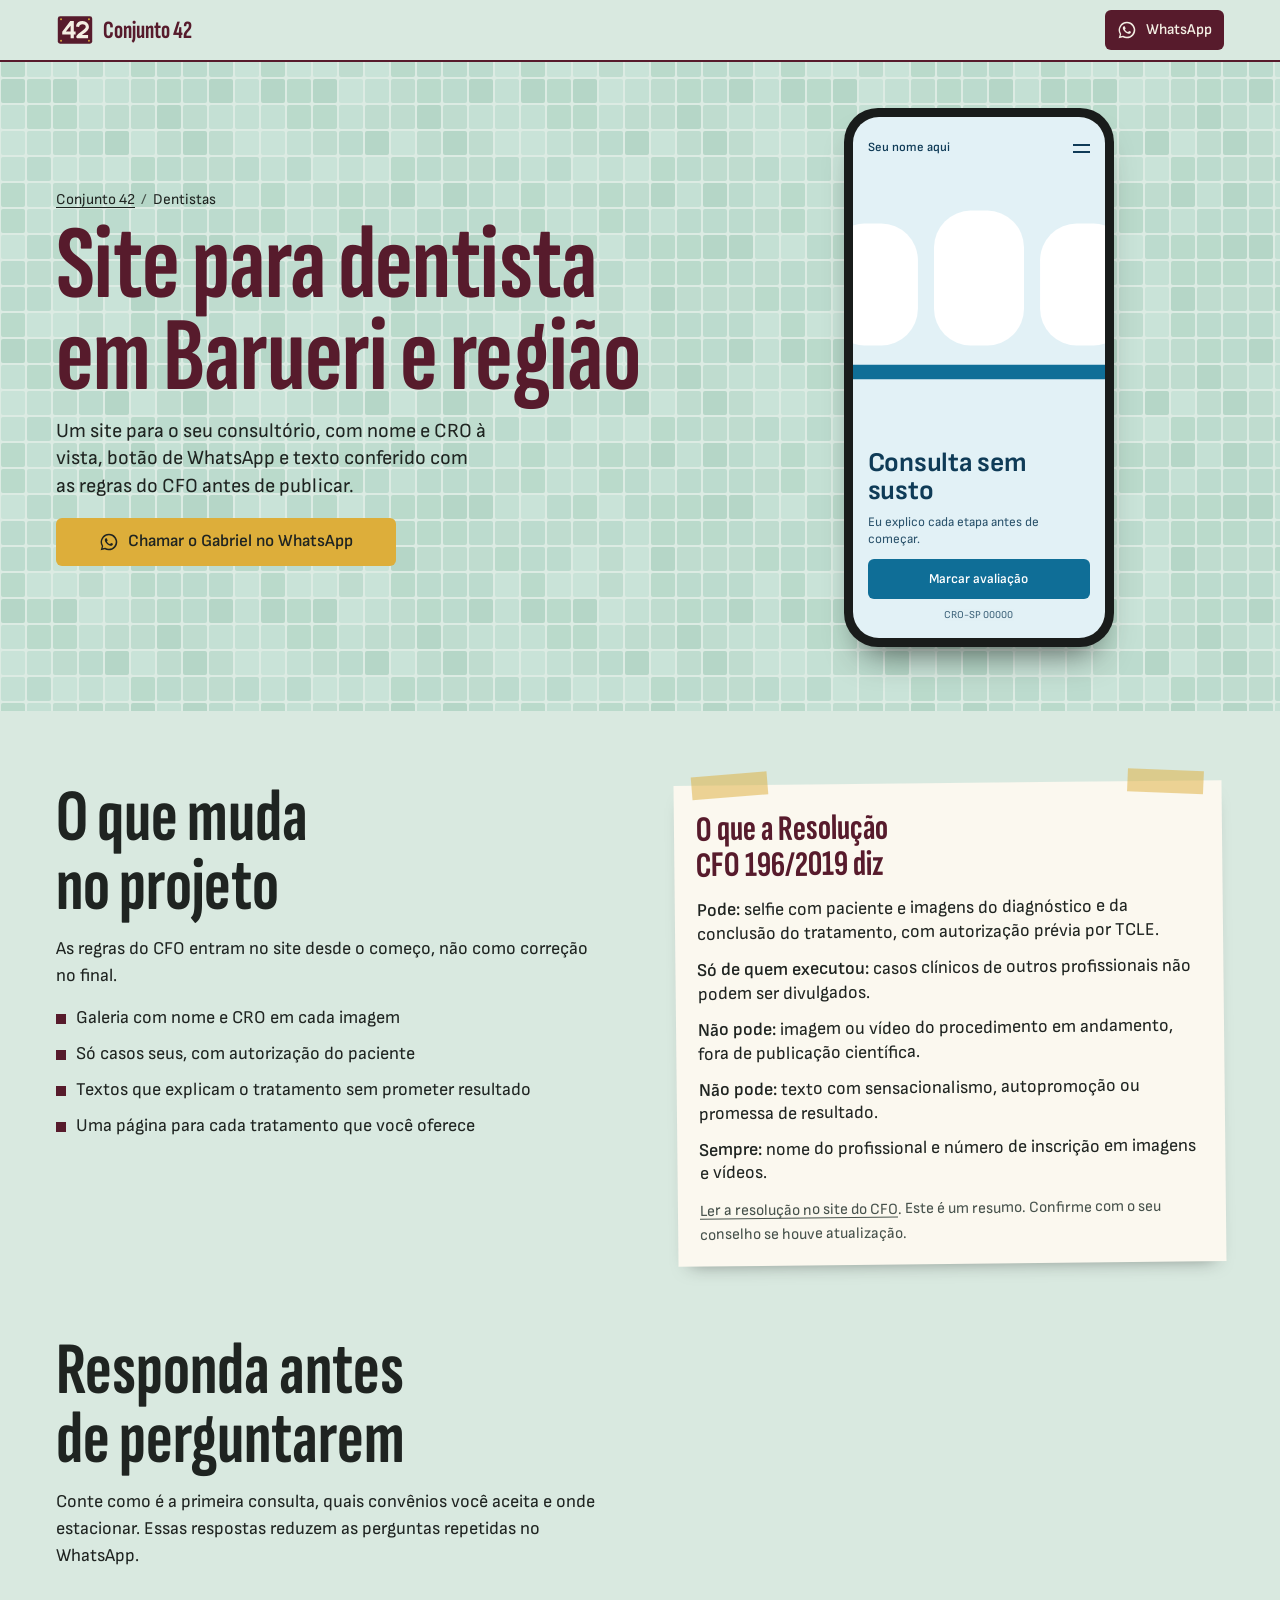
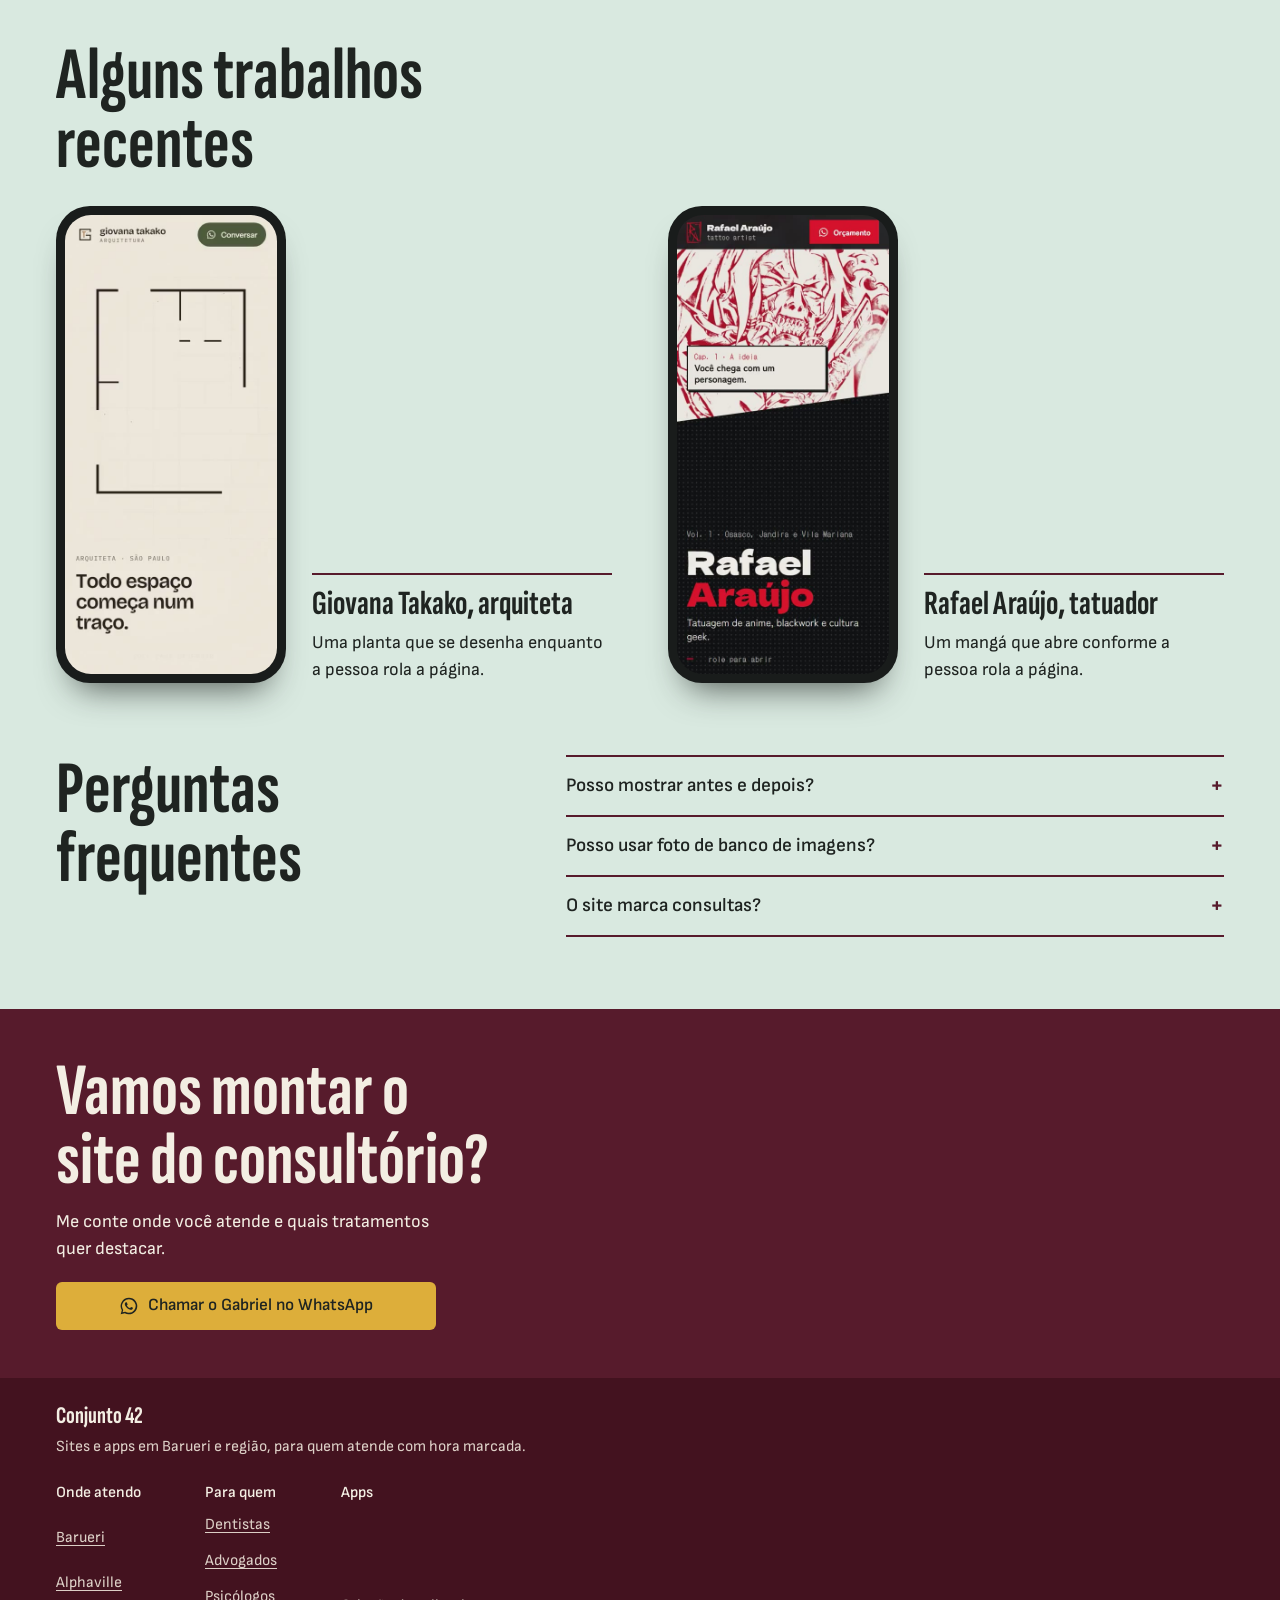
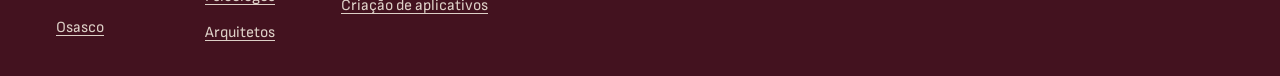
<file: site-para-dentista/index.html>
<!doctype html>
<html lang="pt-BR">
<head>
<meta charset="utf-8">
<meta name="viewport" content="width=device-width, initial-scale=1, viewport-fit=cover">
<title>Site para dentista em Barueri e região | Conjunto 42</title>
<meta name="description" content="Site para dentista e clínica odontológica em Barueri e região, escrito de acordo com a Resolução CFO 196/2019. Sob medida. Chame no WhatsApp.">
<meta name="theme-color" content="#571B2C">
<link rel="canonical" href="https://gabrie345.github.io/conjunto-42/site-para-dentista/">
<meta property="og:site_name" content="Conjunto 42">
<meta property="og:title" content="Site para dentista em Barueri e região | Conjunto 42">
<meta property="og:description" content="Site para dentista e clínica odontológica em Barueri e região, escrito de acordo com a Resolução CFO 196/2019. Sob medida. Chame no WhatsApp.">
<meta property="og:type" content="website">
<meta property="og:locale" content="pt_BR">
<meta property="og:url" content="https://gabrie345.github.io/conjunto-42/site-para-dentista/">
<meta property="og:image" content="https://gabrie345.github.io/conjunto-42/assets/og.jpg">
<meta property="og:image:width" content="1200">
<meta property="og:image:height" content="630">
<meta name="twitter:card" content="summary_large_image">
<link rel="icon" href="../assets/logo.svg" type="image/svg+xml">
<link rel="apple-touch-icon" href="../assets/icone-180.png">
<link rel="preconnect" href="https://fonts.googleapis.com">
<link rel="preconnect" href="https://fonts.gstatic.com" crossorigin>
<link href="https://fonts.googleapis.com/css2?family=Sofia+Sans+Condensed:wght@600&family=Sofia+Sans+Extra+Condensed:wght@700&family=Sofia+Sans:wght@400;600&display=swap" rel="stylesheet">
<link rel="stylesheet" href="../assets/pagina.css?v=2">
<script type="application/ld+json">{"@context":"https://schema.org","@graph":[{"@type":"Service","name":"Site para dentista em Barueri e região","serviceType":"Criação de sites para dentistas","url":"https://gabrie345.github.io/conjunto-42/site-para-dentista/","description":"Site para dentista e clínica odontológica em Barueri e região, escrito de acordo com a Resolução CFO 196/2019. Sob medida. Chame no WhatsApp.","areaServed":[{"@type":"City","name":"Barueri"},{"@type":"City","name":"Santana de Parnaíba"},{"@type":"City","name":"Osasco"},{"@type":"City","name":"Carapicuíba"},{"@type":"City","name":"Jandira"}],"provider":{"@type":"ProfessionalService","@id":"https://gabrie345.github.io/conjunto-42/#empresa","name":"Conjunto 42","url":"https://gabrie345.github.io/conjunto-42/","telephone":"+55-11-99118-8468"}},{"@type":"BreadcrumbList","itemListElement":[{"@type":"ListItem","position":1,"name":"Conjunto 42","item":"https://gabrie345.github.io/conjunto-42/"},{"@type":"ListItem","position":2,"name":"Dentistas","item":"https://gabrie345.github.io/conjunto-42/site-para-dentista/"}]}]}</script>
</head>
<body>
<a class="pular" href="#main">Pular para o conteúdo</a>
<header class="topo">
  <a class="marca" href="../" aria-label="Conjunto 42, início"><img src="../assets/logo.svg" alt="" width="38" height="38">Conjunto 42</a>
  <a class="btn btn-topo" href="https://wa.me/5511991188468?text=Oi%2C%20Gabriel%21%20Sou%20dentista%20e%20quero%20conversar%20sobre%20um%20site." target="_blank" rel="noopener"><svg aria-hidden="true" viewBox="0 0 24 24"><path fill="currentColor" d="M12 2a10 10 0 0 0-8.600 15.100L2 22l5-1.300A10 10 0 1 0 12 2Zm0 18.200c-1.600 0-3.100-.4-4.400-1.200l-.3-.2-3 .8.8-2.900-.2-.3A8.200 8.200 0 1 1 12 20.200Zm4.500-6.100c-.2-.1-1.500-.7-1.700-.8-.2-.1-.4-.1-.6.1l-.8 1c-.1.2-.3.2-.5.1a6.700 6.700 0 0 1-3.300-2.900c-.3-.4.2-.4.7-1.400.1-.2 0-.3 0-.4l-.8-1.800c-.2-.5-.4-.4-.6-.4h-.5c-.2 0-.4.1-.6.3-.2.2-.8.8-.8 2s.8 2.300 1 2.500c.1.2 1.600 2.500 4 3.500 1.500.6 2 .7 2.800.6.4-.1 1.500-.6 1.700-1.200.2-.6.2-1.100.1-1.200l-.4-.2Z"/></svg>WhatsApp</a>
</header>
<main id="main" tabindex="-1">
<section class="entrada"><div class="entrada-grade">
<div>
<nav class="trilha" aria-label="Você está em"><ol><li><a href="../">Conjunto 42</a></li><li aria-current="page">Dentistas</li></ol></nav>
<h1>Site para dentista em Barueri e região</h1>
<p class="lede">Um site para o seu consultório, com nome e CRO à vista, botão de WhatsApp e texto conferido com as regras do CFO antes de publicar.</p>
<a class="btn" href="https://wa.me/5511991188468?text=Oi%2C%20Gabriel%21%20Sou%20dentista%20e%20quero%20conversar%20sobre%20um%20site." target="_blank" rel="noopener"><svg aria-hidden="true" viewBox="0 0 24 24"><path fill="currentColor" d="M12 2a10 10 0 0 0-8.600 15.100L2 22l5-1.300A10 10 0 1 0 12 2Zm0 18.200c-1.600 0-3.100-.4-4.400-1.200l-.3-.2-3 .8.8-2.900-.2-.3A8.200 8.200 0 1 1 12 20.200Zm4.500-6.100c-.2-.1-1.500-.7-1.700-.8-.2-.1-.4-.1-.6.1l-.8 1c-.1.2-.3.2-.5.1a6.700 6.700 0 0 1-3.300-2.900c-.3-.4.2-.4.7-1.400.1-.2 0-.3 0-.4l-.8-1.800c-.2-.5-.4-.4-.6-.4h-.5c-.2 0-.4.1-.6.3-.2.2-.8.8-.8 2s.8 2.300 1 2.500c.1.2 1.600 2.500 4 3.500 1.500.6 2 .7 2.800.6.4-.1 1.500-.6 1.700-1.200.2-.6.2-1.100.1-1.200l-.4-.2Z"/></svg>Chamar o Gabriel no WhatsApp</a>
</div>
<div class="fone" aria-hidden="true"><div class="tela"><div class="ms" style="--a:#E2F1F6;--b:#0F3B57;--c:#0F6E97;--d:#FFFFFF">
<div class="ms-nav"><span>Seu nome aqui</span><i></i></div>
<div class="ms-arte"><svg viewBox="0 0 240 166" preserveAspectRatio="xMidYMid slice"><g fill="#fff"><rect x="26" y="32" width="56" height="76" rx="23"/><rect x="92" y="24" width="56" height="84" rx="23"/><rect x="158" y="32" width="56" height="76" rx="23"/></g><rect x="26" y="120" width="188" height="9" rx="4" fill="#0F6E97"/></svg></div>
<strong>Consulta sem susto</strong><span class="ms-txt">Eu explico cada etapa antes de começar.</span><span class="ms-btn">Marcar avaliação</span><small>CRO-SP 00000</small></div></div></div>
</div></section>
<section class="andar"><div class="andar-grade duas"><div class="texto"><h2>O que muda no projeto</h2><p>As regras do CFO entram no site desde o começo, não como correção no final.</p><ul><li>Galeria com nome e CRO em cada imagem</li><li>Só casos seus, com autorização do paciente</li><li>Textos que explicam o tratamento sem prometer resultado</li><li>Uma página para cada tratamento que você oferece</li></ul></div><aside class="folha"><h2>O que a Resolução CFO 196/2019 diz</h2><ul><li><b>Pode:</b> selfie com paciente e imagens do diagnóstico e da conclusão do tratamento, com autorização prévia por TCLE.</li><li><b>Só de quem executou:</b> casos clínicos de outros profissionais não podem ser divulgados.</li><li><b>Não pode:</b> imagem ou vídeo do procedimento em andamento, fora de publicação científica.</li><li><b>Não pode:</b> texto com sensacionalismo, autopromoção ou promessa de resultado.</li><li><b>Sempre:</b> nome do profissional e número de inscrição em imagens e vídeos.</li></ul><p><a href="https://website.cfo.org.br/wp-content/uploads/2019/01/Resolu%c3%a7%c3%a3o-CFO-196-2019.pdf" target="_blank" rel="noopener">Ler a resolução no site do CFO</a>. Este é um resumo. Confirme com o seu conselho se houve atualização.</p></aside></div></section>
<section class="andar" style="padding-top:0"><div class="andar-grade"><div class="texto"><h2>Responda antes de perguntarem</h2><p>Conte como é a primeira consulta, quais convênios você aceita e onde estacionar. Essas respostas reduzem as perguntas repetidas no WhatsApp.</p></div></div></section>
<section class="andar" style="padding-top:0"><div class="andar-grade"><h2>Alguns trabalhos recentes</h2><div class="casos">
<article class="caso">
<div class="fone video-fone"><div class="tela"><video class="gravacao" muted loop playsinline preload="none" poster="../assets/giovana-site.jpg" aria-label="Gravação de tela do site da Giovana Takako no celular"><source src="../assets/giovana-site.mp4" type="video/mp4"></video></div></div>
<div class="caso-texto"><h3>Giovana Takako, arquiteta</h3><p>Uma planta que se desenha enquanto a pessoa rola a página.</p></div>
</article>
<article class="caso">
<div class="fone video-fone"><div class="tela"><video class="gravacao" muted loop playsinline preload="none" poster="../assets/rafael-site.jpg" aria-label="Gravação de tela do site do Rafael Araújo no celular"><source src="../assets/rafael-site.mp4" type="video/mp4"></video></div></div>
<div class="caso-texto"><h3>Rafael Araújo, tatuador</h3><p>Um mangá que abre conforme a pessoa rola a página.</p></div>
</article>
</div></div></section>
<section class="andar" style="padding-top:0"><div class="andar-grade duvidas-grade"><h2>Perguntas frequentes</h2><div class="duvidas"><details><summary>Posso mostrar antes e depois?</summary><p>A resolução autoriza imagens do diagnóstico e da conclusão do tratamento, de quem executou o caso e com TCLE do paciente. Sem essa autorização, a imagem fica de fora.</p></details><details><summary>Posso usar foto de banco de imagens?</summary><p>Para ilustrar o ambiente, com licença, sim. Para mostrar caso clínico, não, porque a resolução veda casos de terceiros.</p></details><details><summary>O site marca consultas?</summary><p>No começo, o botão de WhatsApp resolve. Se o volume crescer, dá para ter <a href="../criacao-de-aplicativos-barueri/">agenda online e lembrete automático</a>.</p></details></div></div></section>
<section class="interfone"><div class="interfone-grade"><h2>Vamos montar o site do consultório?</h2><p>Me conte onde você atende e quais tratamentos quer destacar.</p><a class="btn" href="https://wa.me/5511991188468?text=Oi%2C%20Gabriel%21%20Sou%20dentista%20e%20quero%20conversar%20sobre%20um%20site." target="_blank" rel="noopener"><svg aria-hidden="true" viewBox="0 0 24 24"><path fill="currentColor" d="M12 2a10 10 0 0 0-8.600 15.100L2 22l5-1.300A10 10 0 1 0 12 2Zm0 18.200c-1.600 0-3.100-.4-4.400-1.200l-.3-.2-3 .8.8-2.900-.2-.3A8.200 8.200 0 1 1 12 20.200Zm4.500-6.100c-.2-.1-1.500-.7-1.700-.8-.2-.1-.4-.1-.6.1l-.8 1c-.1.2-.3.2-.5.1a6.700 6.700 0 0 1-3.300-2.900c-.3-.4.2-.4.7-1.400.1-.2 0-.3 0-.4l-.8-1.800c-.2-.5-.4-.4-.6-.4h-.5c-.2 0-.4.1-.6.3-.2.2-.8.8-.8 2s.8 2.300 1 2.500c.1.2 1.600 2.500 4 3.500 1.500.6 2 .7 2.800.6.4-.1 1.500-.6 1.700-1.200.2-.6.2-1.100.1-1.200l-.4-.2Z"/></svg>Chamar o Gabriel no WhatsApp</a></div></section>
</main>
<footer><div class="rodape"><b>Conjunto 42</b><span>Sites e apps em Barueri e região, para quem atende com hora marcada.</span>
<nav class="rodape-nav" aria-label="Páginas do site"><div><strong>Onde atendo</strong><a href="../criacao-de-sites-barueri/">Barueri</a><a href="../criacao-de-sites-alphaville/">Alphaville</a><a href="../criacao-de-sites-osasco/">Osasco</a></div><div><strong>Para quem</strong><a href="../site-para-dentista/">Dentistas</a><a href="../site-para-advogado/">Advogados</a><a href="../site-para-psicologo/">Psicólogos</a><a href="../site-para-arquiteto/">Arquitetos</a></div><div><strong>Apps</strong><a href="../criacao-de-aplicativos-barueri/">Criação de aplicativos</a></div></nav></div></footer>
<a class="btn flutuante" href="https://wa.me/5511991188468?text=Oi%2C%20Gabriel%21%20Sou%20dentista%20e%20quero%20conversar%20sobre%20um%20site." target="_blank" rel="noopener" aria-label="Chamar no WhatsApp"><svg aria-hidden="true" viewBox="0 0 24 24"><path fill="currentColor" d="M12 2a10 10 0 0 0-8.600 15.100L2 22l5-1.300A10 10 0 1 0 12 2Zm0 18.200c-1.600 0-3.100-.4-4.400-1.200l-.3-.2-3 .8.8-2.900-.2-.3A8.200 8.200 0 1 1 12 20.200Zm4.500-6.100c-.2-.1-1.500-.7-1.700-.8-.2-.1-.4-.1-.6.1l-.8 1c-.1.2-.3.2-.5.1a6.700 6.700 0 0 1-3.300-2.900c-.3-.4.2-.4.7-1.400.1-.2 0-.3 0-.4l-.8-1.800c-.2-.5-.4-.4-.6-.4h-.5c-.2 0-.4.1-.6.3-.2.2-.8.8-.8 2s.8 2.300 1 2.500c.1.2 1.600 2.500 4 3.500 1.500.6 2 .7 2.800.6.4-.1 1.500-.6 1.700-1.200.2-.6.2-1.100.1-1.200l-.4-.2Z"/></svg>WhatsApp</a>
<script src="../assets/gravacoes.js"></script>
</body>
</html>
</file>
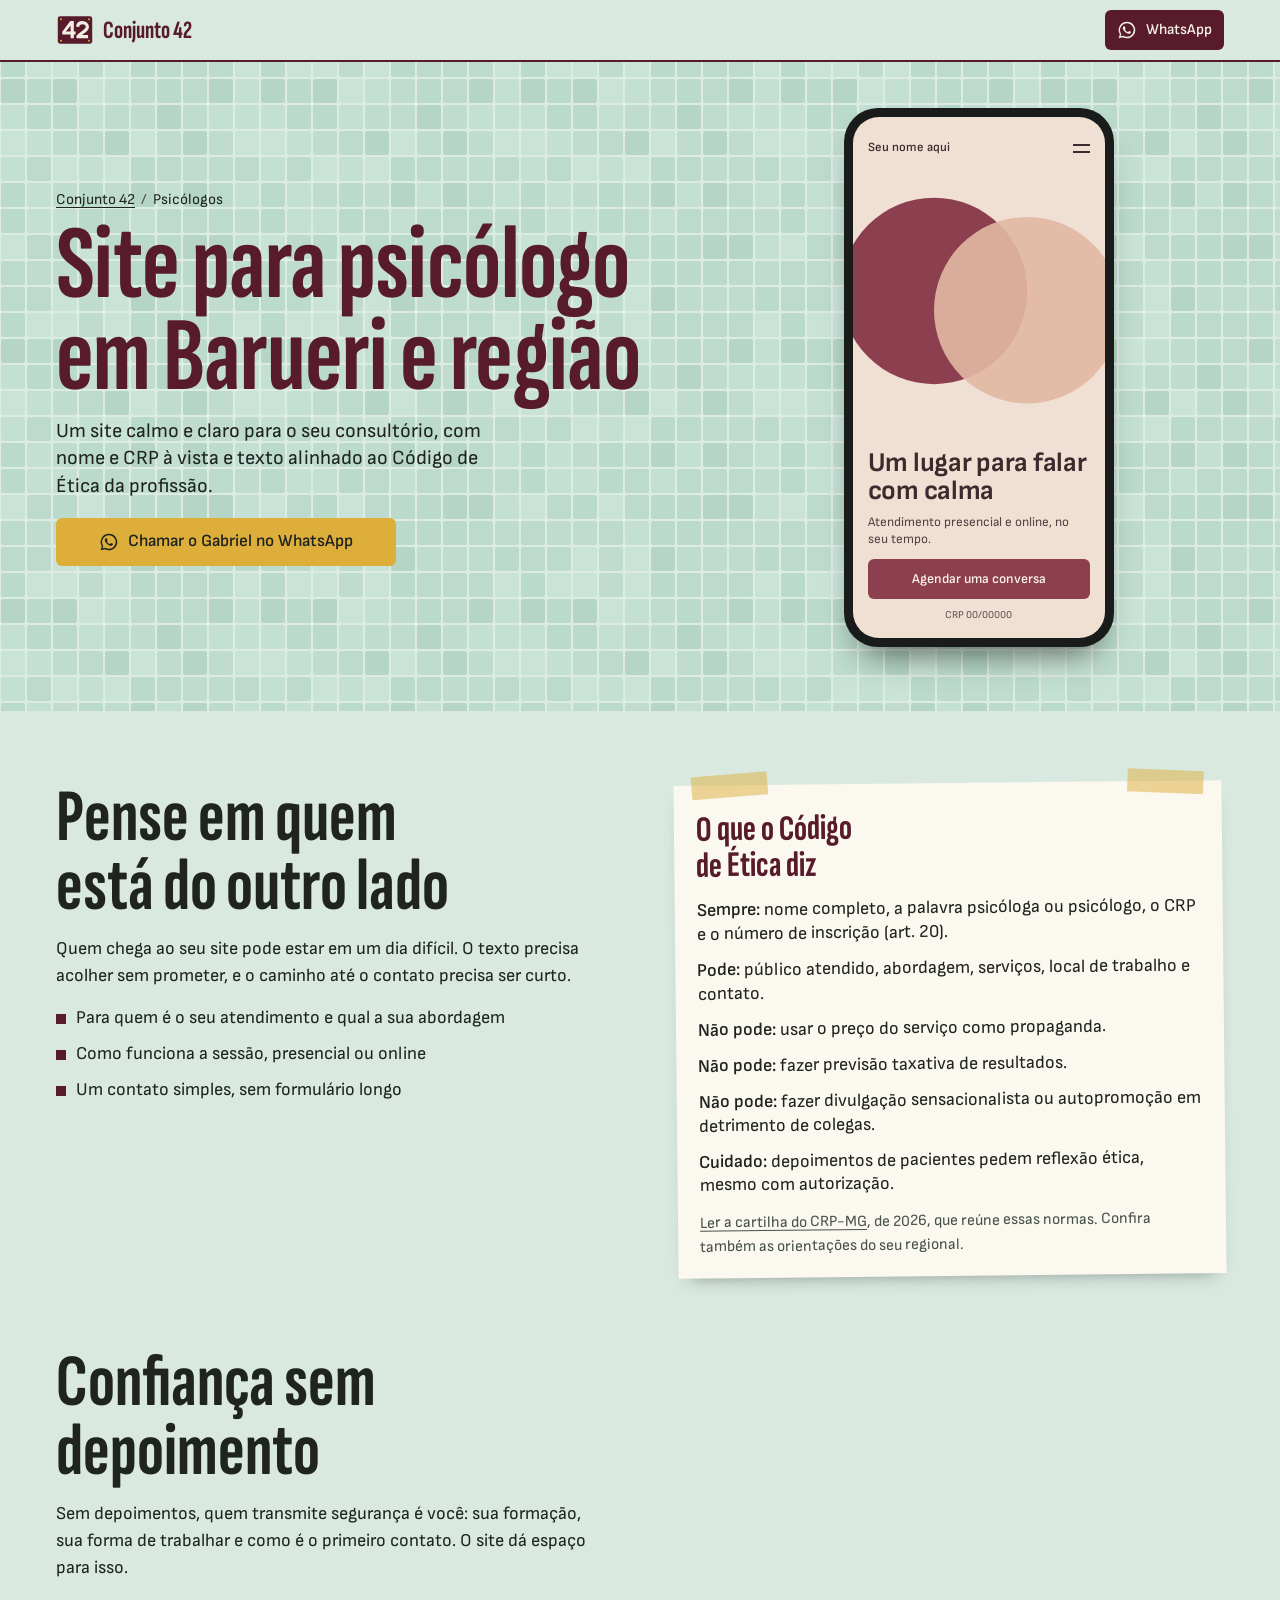
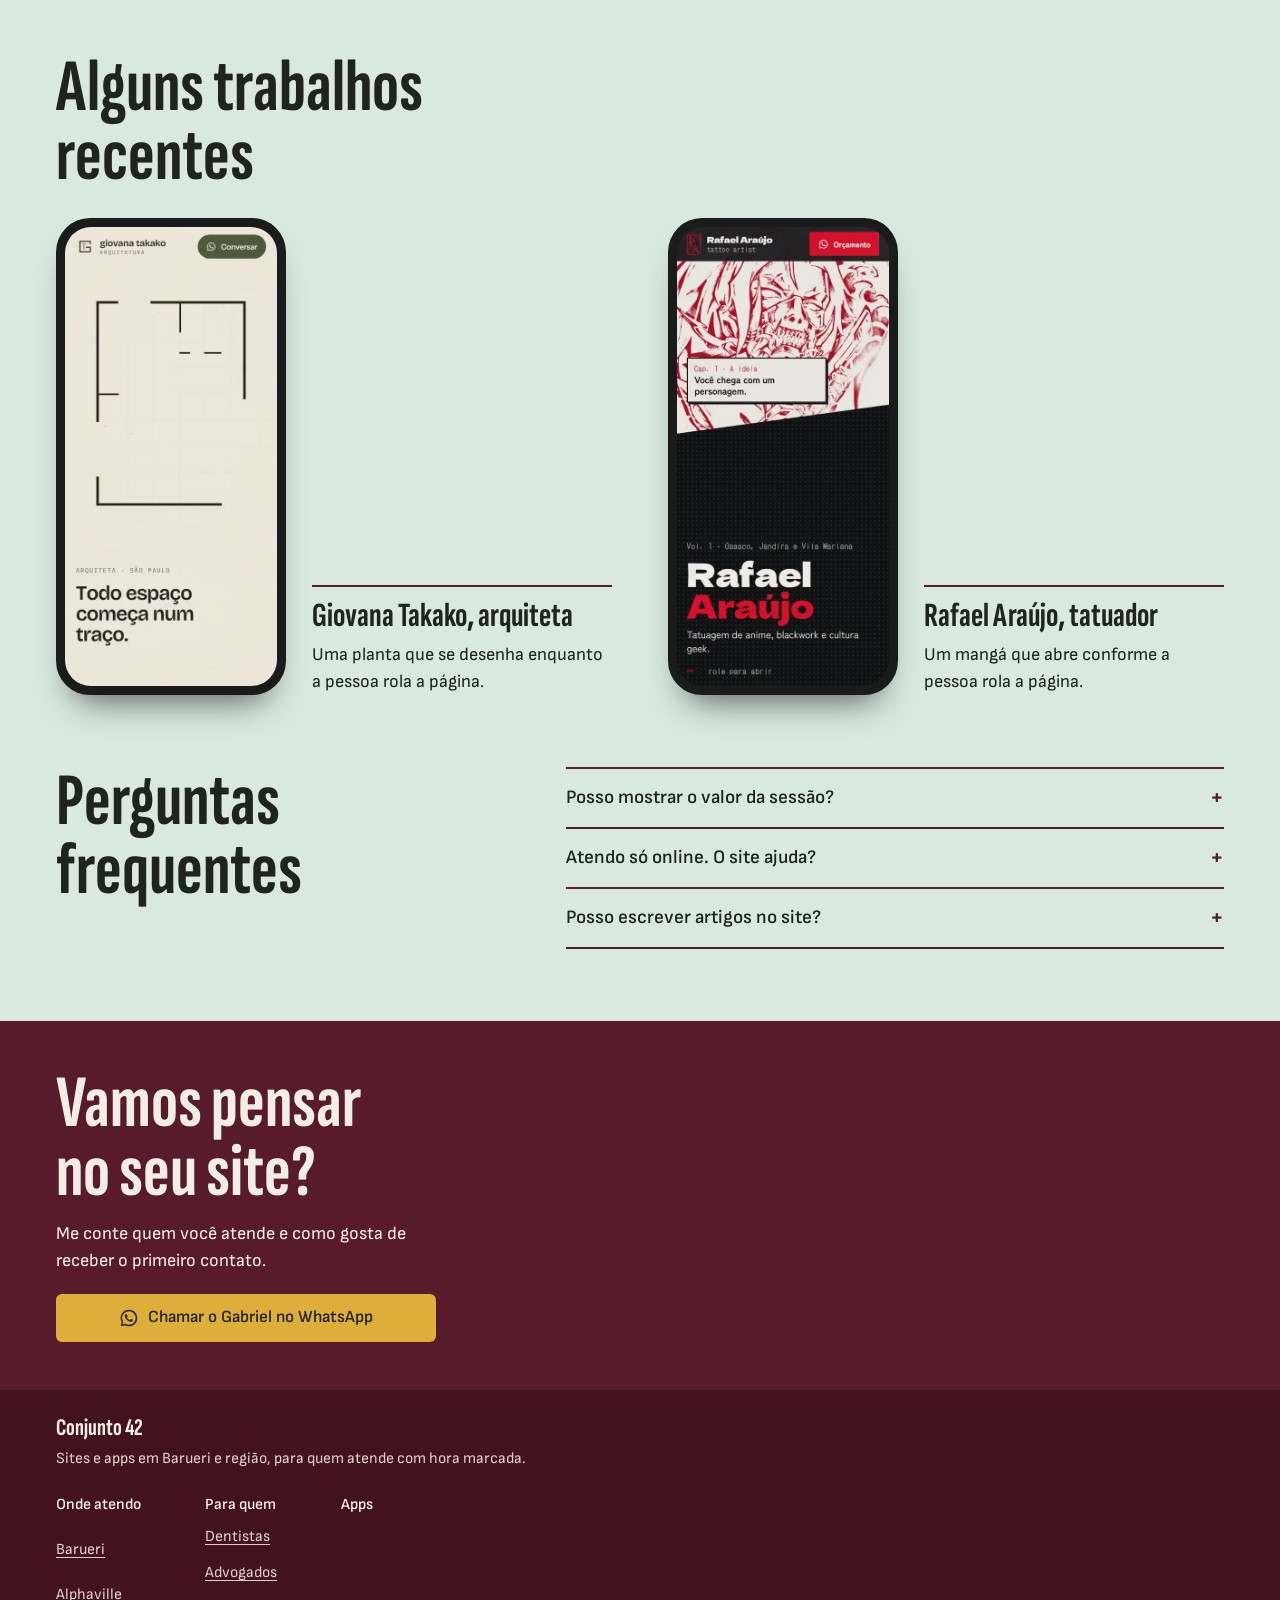
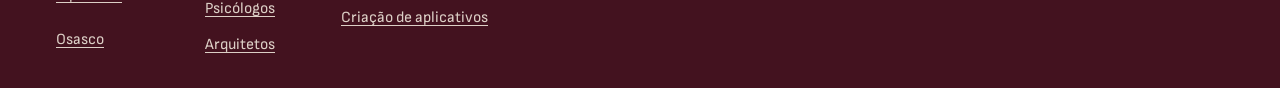
<file: site-para-psicologo/index.html>
<!doctype html>
<html lang="pt-BR">
<head>
<meta charset="utf-8">
<meta name="viewport" content="width=device-width, initial-scale=1, viewport-fit=cover">
<title>Site para psicólogo em Barueri e região | Conjunto 42</title>
<meta name="description" content="Site para psicólogas e psicólogos em Barueri e região, com nome e CRP à vista e texto alinhado ao Código de Ética. Sob medida. Chame no WhatsApp.">
<meta name="theme-color" content="#571B2C">
<link rel="canonical" href="https://gabrie345.github.io/conjunto-42/site-para-psicologo/">
<meta property="og:site_name" content="Conjunto 42">
<meta property="og:title" content="Site para psicólogo em Barueri e região | Conjunto 42">
<meta property="og:description" content="Site para psicólogas e psicólogos em Barueri e região, com nome e CRP à vista e texto alinhado ao Código de Ética. Sob medida. Chame no WhatsApp.">
<meta property="og:type" content="website">
<meta property="og:locale" content="pt_BR">
<meta property="og:url" content="https://gabrie345.github.io/conjunto-42/site-para-psicologo/">
<meta property="og:image" content="https://gabrie345.github.io/conjunto-42/assets/og.jpg">
<meta property="og:image:width" content="1200">
<meta property="og:image:height" content="630">
<meta name="twitter:card" content="summary_large_image">
<link rel="icon" href="../assets/logo.svg" type="image/svg+xml">
<link rel="apple-touch-icon" href="../assets/icone-180.png">
<link rel="preconnect" href="https://fonts.googleapis.com">
<link rel="preconnect" href="https://fonts.gstatic.com" crossorigin>
<link href="https://fonts.googleapis.com/css2?family=Sofia+Sans+Condensed:wght@600&family=Sofia+Sans+Extra+Condensed:wght@700&family=Sofia+Sans:wght@400;600&display=swap" rel="stylesheet">
<link rel="stylesheet" href="../assets/pagina.css?v=2">
<script type="application/ld+json">{"@context":"https://schema.org","@graph":[{"@type":"Service","name":"Site para psicólogo em Barueri e região","serviceType":"Criação de sites para psicólogos","url":"https://gabrie345.github.io/conjunto-42/site-para-psicologo/","description":"Site para psicólogas e psicólogos em Barueri e região, com nome e CRP à vista e texto alinhado ao Código de Ética. Sob medida. Chame no WhatsApp.","areaServed":[{"@type":"City","name":"Barueri"},{"@type":"City","name":"Santana de Parnaíba"},{"@type":"City","name":"Osasco"},{"@type":"City","name":"Carapicuíba"},{"@type":"City","name":"Jandira"}],"provider":{"@type":"ProfessionalService","@id":"https://gabrie345.github.io/conjunto-42/#empresa","name":"Conjunto 42","url":"https://gabrie345.github.io/conjunto-42/","telephone":"+55-11-99118-8468"}},{"@type":"BreadcrumbList","itemListElement":[{"@type":"ListItem","position":1,"name":"Conjunto 42","item":"https://gabrie345.github.io/conjunto-42/"},{"@type":"ListItem","position":2,"name":"Psicólogos","item":"https://gabrie345.github.io/conjunto-42/site-para-psicologo/"}]}]}</script>
</head>
<body>
<a class="pular" href="#main">Pular para o conteúdo</a>
<header class="topo">
  <a class="marca" href="../" aria-label="Conjunto 42, início"><img src="../assets/logo.svg" alt="" width="38" height="38">Conjunto 42</a>
  <a class="btn btn-topo" href="https://wa.me/5511991188468?text=Oi%2C%20Gabriel%21%20Sou%20da%20psicologia%20e%20quero%20conversar%20sobre%20um%20site." target="_blank" rel="noopener"><svg aria-hidden="true" viewBox="0 0 24 24"><path fill="currentColor" d="M12 2a10 10 0 0 0-8.600 15.100L2 22l5-1.300A10 10 0 1 0 12 2Zm0 18.200c-1.600 0-3.100-.4-4.400-1.200l-.3-.2-3 .8.8-2.900-.2-.3A8.200 8.200 0 1 1 12 20.200Zm4.500-6.100c-.2-.1-1.500-.7-1.700-.8-.2-.1-.4-.1-.6.1l-.8 1c-.1.2-.3.2-.5.1a6.700 6.700 0 0 1-3.300-2.900c-.3-.4.2-.4.7-1.400.1-.2 0-.3 0-.4l-.8-1.800c-.2-.5-.4-.4-.6-.4h-.5c-.2 0-.4.1-.6.3-.2.2-.8.8-.8 2s.8 2.300 1 2.500c.1.2 1.600 2.500 4 3.500 1.500.6 2 .7 2.800.6.4-.1 1.500-.6 1.700-1.200.2-.6.2-1.100.1-1.200l-.4-.2Z"/></svg>WhatsApp</a>
</header>
<main id="main" tabindex="-1">
<section class="entrada"><div class="entrada-grade">
<div>
<nav class="trilha" aria-label="Você está em"><ol><li><a href="../">Conjunto 42</a></li><li aria-current="page">Psicólogos</li></ol></nav>
<h1>Site para psicólogo em Barueri e região</h1>
<p class="lede">Um site calmo e claro para o seu consultório, com nome e CRP à vista e texto alinhado ao Código de Ética da profissão.</p>
<a class="btn" href="https://wa.me/5511991188468?text=Oi%2C%20Gabriel%21%20Sou%20da%20psicologia%20e%20quero%20conversar%20sobre%20um%20site." target="_blank" rel="noopener"><svg aria-hidden="true" viewBox="0 0 24 24"><path fill="currentColor" d="M12 2a10 10 0 0 0-8.600 15.100L2 22l5-1.300A10 10 0 1 0 12 2Zm0 18.200c-1.600 0-3.100-.4-4.400-1.200l-.3-.2-3 .8.8-2.900-.2-.3A8.200 8.200 0 1 1 12 20.200Zm4.500-6.100c-.2-.1-1.500-.7-1.700-.8-.2-.1-.4-.1-.6.1l-.8 1c-.1.2-.3.2-.5.1a6.700 6.700 0 0 1-3.300-2.900c-.3-.4.2-.4.7-1.400.1-.2 0-.3 0-.4l-.8-1.800c-.2-.5-.4-.4-.6-.4h-.5c-.2 0-.4.1-.6.3-.2.2-.8.8-.8 2s.8 2.300 1 2.500c.1.2 1.600 2.500 4 3.500 1.500.6 2 .7 2.800.6.4-.1 1.500-.6 1.700-1.200.2-.6.2-1.100.1-1.200l-.4-.2Z"/></svg>Chamar o Gabriel no WhatsApp</a>
</div>
<div class="fone" aria-hidden="true"><div class="tela"><div class="ms" style="--a:#F0DFD3;--b:#3D2A2E;--c:#8C3F4F;--d:#FBF3EC">
<div class="ms-nav"><span>Seu nome aqui</span><i></i></div>
<div class="ms-arte"><svg viewBox="0 0 240 166" preserveAspectRatio="xMidYMid slice"><circle cx="92" cy="74" r="58" fill="#8C3F4F"/><circle cx="150" cy="86" r="58" fill="#E3B9A4" opacity=".9"/></svg></div>
<strong>Um lugar para falar com calma</strong><span class="ms-txt">Atendimento presencial e online, no seu tempo.</span><span class="ms-btn">Agendar uma conversa</span><small>CRP 00/00000</small></div></div></div>
</div></section>
<section class="andar"><div class="andar-grade duas"><div class="texto"><h2>Pense em quem está do outro lado</h2><p>Quem chega ao seu site pode estar em um dia difícil. O texto precisa acolher sem prometer, e o caminho até o contato precisa ser curto.</p><ul><li>Para quem é o seu atendimento e qual a sua abordagem</li><li>Como funciona a sessão, presencial ou online</li><li>Um contato simples, sem formulário longo</li></ul></div><aside class="folha"><h2>O que o Código de Ética diz</h2><ul><li><b>Sempre:</b> nome completo, a palavra psicóloga ou psicólogo, o CRP e o número de inscrição (art. 20).</li><li><b>Pode:</b> público atendido, abordagem, serviços, local de trabalho e contato.</li><li><b>Não pode:</b> usar o preço do serviço como propaganda.</li><li><b>Não pode:</b> fazer previsão taxativa de resultados.</li><li><b>Não pode:</b> fazer divulgação sensacionalista ou autopromoção em detrimento de colegas.</li><li><b>Cuidado:</b> depoimentos de pacientes pedem reflexão ética, mesmo com autorização.</li></ul><p><a href="https://acervodigital.crp04.org.br/wp-content/uploads/tainacan-items/9483/81624/CRP-MG_Cartilha-Publicidade-profissional-abril-2026.pdf" target="_blank" rel="noopener">Ler a cartilha do CRP-MG</a>, de 2026, que reúne essas normas. Confira também as orientações do seu regional.</p></aside></div></section>
<section class="andar" style="padding-top:0"><div class="andar-grade"><div class="texto"><h2>Confiança sem depoimento</h2><p>Sem depoimentos, quem transmite segurança é você: sua formação, sua forma de trabalhar e como é o primeiro contato. O site dá espaço para isso.</p></div></div></section>
<section class="andar" style="padding-top:0"><div class="andar-grade"><h2>Alguns trabalhos recentes</h2><div class="casos">
<article class="caso">
<div class="fone video-fone"><div class="tela"><video class="gravacao" muted loop playsinline preload="none" poster="../assets/giovana-site.jpg" aria-label="Gravação de tela do site da Giovana Takako no celular"><source src="../assets/giovana-site.mp4" type="video/mp4"></video></div></div>
<div class="caso-texto"><h3>Giovana Takako, arquiteta</h3><p>Uma planta que se desenha enquanto a pessoa rola a página.</p></div>
</article>
<article class="caso">
<div class="fone video-fone"><div class="tela"><video class="gravacao" muted loop playsinline preload="none" poster="../assets/rafael-site.jpg" aria-label="Gravação de tela do site do Rafael Araújo no celular"><source src="../assets/rafael-site.mp4" type="video/mp4"></video></div></div>
<div class="caso-texto"><h3>Rafael Araújo, tatuador</h3><p>Um mangá que abre conforme a pessoa rola a página.</p></div>
</article>
</div></div></section>
<section class="andar" style="padding-top:0"><div class="andar-grade duvidas-grade"><h2>Perguntas frequentes</h2><div class="duvidas"><details><summary>Posso mostrar o valor da sessão?</summary><p>A cartilha do CRP-MG recomenda, em geral, informar o valor diretamente à pessoa atendida, sem colocá-lo na publicidade. O site convida para o contato.</p></details><details><summary>Atendo só online. O site ajuda?</summary><p>Ajuda. Ele explica como a sessão online funciona e dá um lugar para a pessoa conhecer você antes de chamar.</p></details><details><summary>Posso escrever artigos no site?</summary><p>Pode. A orientação é priorizar o viés informativo e educativo, sem sensacionalismo.</p></details></div></div></section>
<section class="interfone"><div class="interfone-grade"><h2>Vamos pensar no seu site?</h2><p>Me conte quem você atende e como gosta de receber o primeiro contato.</p><a class="btn" href="https://wa.me/5511991188468?text=Oi%2C%20Gabriel%21%20Sou%20da%20psicologia%20e%20quero%20conversar%20sobre%20um%20site." target="_blank" rel="noopener"><svg aria-hidden="true" viewBox="0 0 24 24"><path fill="currentColor" d="M12 2a10 10 0 0 0-8.600 15.100L2 22l5-1.300A10 10 0 1 0 12 2Zm0 18.200c-1.600 0-3.100-.4-4.400-1.200l-.3-.2-3 .8.8-2.900-.2-.3A8.200 8.200 0 1 1 12 20.200Zm4.500-6.100c-.2-.1-1.500-.7-1.700-.8-.2-.1-.4-.1-.6.1l-.8 1c-.1.2-.3.2-.5.1a6.700 6.700 0 0 1-3.300-2.900c-.3-.4.2-.4.7-1.400.1-.2 0-.3 0-.4l-.8-1.800c-.2-.5-.4-.4-.6-.4h-.5c-.2 0-.4.1-.6.3-.2.2-.8.8-.8 2s.8 2.300 1 2.500c.1.2 1.600 2.500 4 3.500 1.500.6 2 .7 2.800.6.4-.1 1.500-.6 1.700-1.200.2-.6.2-1.100.1-1.200l-.4-.2Z"/></svg>Chamar o Gabriel no WhatsApp</a></div></section>
</main>
<footer><div class="rodape"><b>Conjunto 42</b><span>Sites e apps em Barueri e região, para quem atende com hora marcada.</span>
<nav class="rodape-nav" aria-label="Páginas do site"><div><strong>Onde atendo</strong><a href="../criacao-de-sites-barueri/">Barueri</a><a href="../criacao-de-sites-alphaville/">Alphaville</a><a href="../criacao-de-sites-osasco/">Osasco</a></div><div><strong>Para quem</strong><a href="../site-para-dentista/">Dentistas</a><a href="../site-para-advogado/">Advogados</a><a href="../site-para-psicologo/">Psicólogos</a><a href="../site-para-arquiteto/">Arquitetos</a></div><div><strong>Apps</strong><a href="../criacao-de-aplicativos-barueri/">Criação de aplicativos</a></div></nav></div></footer>
<a class="btn flutuante" href="https://wa.me/5511991188468?text=Oi%2C%20Gabriel%21%20Sou%20da%20psicologia%20e%20quero%20conversar%20sobre%20um%20site." target="_blank" rel="noopener" aria-label="Chamar no WhatsApp"><svg aria-hidden="true" viewBox="0 0 24 24"><path fill="currentColor" d="M12 2a10 10 0 0 0-8.600 15.100L2 22l5-1.300A10 10 0 1 0 12 2Zm0 18.200c-1.600 0-3.100-.4-4.400-1.200l-.3-.2-3 .8.8-2.900-.2-.3A8.200 8.200 0 1 1 12 20.200Zm4.500-6.100c-.2-.1-1.500-.7-1.700-.8-.2-.1-.4-.1-.6.1l-.8 1c-.1.2-.3.2-.5.1a6.700 6.700 0 0 1-3.300-2.900c-.3-.4.2-.4.7-1.400.1-.2 0-.3 0-.4l-.8-1.800c-.2-.5-.4-.4-.6-.4h-.5c-.2 0-.4.1-.6.3-.2.2-.8.8-.8 2s.8 2.300 1 2.500c.1.2 1.600 2.500 4 3.500 1.500.6 2 .7 2.800.6.4-.1 1.500-.6 1.700-1.200.2-.6.2-1.100.1-1.200l-.4-.2Z"/></svg>WhatsApp</a>
<script src="../assets/gravacoes.js"></script>
</body>
</html>
</file>
<file: assets/pagina.css>
:root{
  --parede:#D9E9E0;--vinho:#571B2C;--vinho-fundo:#43121F;--letra:#F3EEE3;--latao:#DDAE3A;--latao-claro:#E9C15C;
  --tinta:#1F2421;--tinta-suave:#47524C;--concreto:#272E2C;--papel:#FBF8EF;
  --f-sinal:'Sofia Sans Extra Condensed',Impact,'Arial Narrow',sans-serif;
  --f-letra:'Sofia Sans Condensed','Arial Narrow',sans-serif;
  --f-texto:'Sofia Sans',system-ui,sans-serif;
  --margem:20px;
}
*{box-sizing:border-box;margin:0}
html{overflow-x:hidden;overflow-x:clip;-webkit-text-size-adjust:100%;scroll-behavior:smooth;scroll-padding-top:72px}
body{overflow-x:hidden;overflow-x:clip;background:var(--parede);color:var(--tinta);font:400 18px/1.5 var(--f-texto);-webkit-font-smoothing:antialiased}
img,svg{display:block;max-width:100%}
a{color:inherit;text-underline-offset:3px}
.pular{position:fixed;left:12px;top:-64px;z-index:60;background:var(--vinho);color:var(--letra);padding:10px 16px;border-radius:6px}
.pular:focus{top:10px}
:focus-visible{outline:3px solid var(--vinho);outline-offset:2px}
.interfone :focus-visible,.quadro :focus-visible,footer :focus-visible{outline-color:var(--latao)}

.topo{position:fixed;inset:0 0 auto 0;z-index:40;display:flex;align-items:center;justify-content:space-between;gap:12px;padding:10px var(--margem);padding-top:max(10px,env(safe-area-inset-top));background:var(--parede);border-bottom:2px solid var(--vinho)}
.marca{display:flex;align-items:center;gap:9px;text-decoration:none;font:700 25px/1 var(--f-sinal);color:var(--vinho)}
.marca img{width:38px;height:38px}
.btn{display:inline-flex;align-items:center;justify-content:center;gap:9px;min-height:48px;padding:12px 20px;border:0;border-radius:6px;background:var(--latao);color:var(--tinta);font:600 17px/1.15 var(--f-texto);text-decoration:none;transition:background-color .2s ease}
.btn:hover{background:var(--latao-claro)}
.btn svg{width:20px;height:20px;flex:none}
.btn-topo{min-height:40px;padding:8px 12px;font-size:15px;background:var(--vinho);color:var(--letra)}
.btn-topo:hover{background:var(--vinho-fundo)}

.entrada{padding:88px var(--margem) 44px;background:var(--parede) url(pastilha.svg)}
.entrada-grade{max-width:1240px;margin:0 auto;display:grid;gap:22px}
.trilha{font-size:15px}
.trilha ol{list-style:none;padding:0;display:flex;flex-wrap:wrap;gap:6px}
.trilha li+li::before{content:"/";margin-right:6px;color:var(--tinta-suave)}
h1{font:700 clamp(58px,17.4vw,120px)/.88 var(--f-sinal);letter-spacing:-.006em;color:var(--vinho);text-wrap:balance;margin-top:8px}
.lede{font-size:20px;line-height:1.36;max-width:36ch;margin-top:14px}
.entrada .btn{margin-top:18px;width:min(100%,340px)}

.quadro{--tam:clamp(20px,5.6vw,27px);background:#39414A;padding:7px;border-radius:5px;box-shadow:0 16px 26px -14px rgba(31,36,33,.65)}
.feltro{background:var(--vinho) repeating-linear-gradient(180deg,transparent 0 5px,rgba(0,0,0,.14) 5px 6px);padding:13px 14px;border-radius:2px;box-shadow:inset 0 2px 7px rgba(0,0,0,.55)}
.fila{display:grid;grid-template-columns:4.1em minmax(0,1fr);align-items:center;min-height:1.62em;color:var(--letra);font:600 var(--tam)/1.2 var(--f-letra);letter-spacing:.035em}
.fila span:first-child{opacity:.76}
.fila.vago span:last-child{color:var(--latao)}

.fone{width:min(70vw,270px);justify-self:center;padding:9px;background:#191C1B;border-radius:34px;box-shadow:0 22px 34px -18px rgba(31,36,33,.75)}
.tela{position:relative;aspect-ratio:9/18.6;overflow:hidden;border-radius:26px}
.ms{position:absolute;inset:0;display:flex;flex-direction:column;padding:17px 15px 14px;background:var(--a);color:var(--b)}
.ms-nav{display:flex;align-items:center;justify-content:space-between;font-size:12.5px;font-weight:600;min-height:28px}
.ms-nav i{width:17px;height:9px;border-top:2px solid currentColor;border-bottom:2px solid currentColor}
.ms-arte{flex:1 1 auto;min-height:0;margin:10px -15px;overflow:hidden}
.ms-arte svg{width:100%;height:100%}
.ms strong{font-size:27px;line-height:1.06;font-weight:700;letter-spacing:-.01em}
.ms-txt{font-size:13px;line-height:1.3;margin-top:8px;opacity:.86}
.ms-btn{display:block;margin-top:11px;padding:10px 12px;border-radius:6px;background:var(--c);color:var(--d);font-size:13.5px;font-weight:600;text-align:center}
.ms small{display:block;margin-top:9px;font-size:10.5px;opacity:.8;text-align:center}

.balao{max-width:320px;padding:13px 15px 9px;background:var(--papel);border-radius:3px 13px 13px 13px;font-size:17px;line-height:1.3;box-shadow:0 12px 20px -14px rgba(31,36,33,.7)}
.balao small{display:block;text-align:right;color:#6A726D;font-size:12px;margin-top:3px}
.respostas{display:flex;gap:7px;max-width:320px;margin-top:6px}
.respostas span{flex:1;padding:10px 8px;text-align:center;background:var(--papel);border-radius:6px;color:var(--vinho);font-size:15.5px;font-weight:600}

.andar{padding:48px var(--margem)}
.andar-grade{max-width:1240px;margin:0 auto;display:grid;gap:26px}
h2{font:700 clamp(40px,11.6vw,74px)/.94 var(--f-sinal);max-width:16ch;text-wrap:balance}
.texto p{max-width:54ch;margin-top:13px}
.texto ul{padding:0;list-style:none;display:grid;gap:9px;margin-top:15px;max-width:54ch}
.texto li{position:relative;padding-left:20px}
.texto li::before{content:"";position:absolute;left:0;top:.58em;width:10px;height:10px;background:var(--vinho)}
.texto b{font-weight:600}
.miudo{font-size:15.5px;color:var(--tinta-suave)}

.folha{position:relative;background:var(--papel);padding:27px 22px 20px;transform:rotate(-.6deg);box-shadow:0 10px 18px -12px rgba(31,36,33,.5);width:100%;max-width:560px}
.folha::before,.folha::after{content:"";position:absolute;top:-11px;width:76px;height:23px;background:rgba(221,174,58,.5)}
.folha::before{left:18px;transform:rotate(-4deg)}
.folha::after{right:18px;transform:rotate(3deg)}
.folha h2{font-size:36px;line-height:1;color:var(--vinho)}
.folha ul{list-style:none;padding:0;margin-top:14px;display:grid;gap:12px}
.folha li{line-height:1.33}
.folha b{font-weight:600}
.folha p{margin-top:14px;font-size:15.5px;color:var(--tinta-suave)}

.casos{display:grid;gap:42px}
.caso{display:grid;gap:18px;justify-items:center}
.caso .video-fone{width:min(66vw,250px)}
.video-fone .tela{aspect-ratio:390/844;background:#191C1B}
.video-fone video{width:100%;height:100%;object-fit:cover}
.tocar{position:absolute;inset:0;display:grid;place-items:center;width:100%;padding:0;border:0;background:rgba(25,28,27,.3);cursor:pointer}
.tocar[hidden]{display:none}
.tocar svg{width:76px;height:76px;padding:20px;border-radius:50%;background:var(--latao);fill:var(--tinta);box-shadow:0 8px 18px -8px rgba(0,0,0,.6)}
.tocar:focus-visible{outline:3px solid var(--latao);outline-offset:-8px}
.caso-texto{width:100%;border-top:2px solid var(--vinho);padding-top:12px}
.caso h3{font:700 34px/1 var(--f-sinal)}
.caso p{margin-top:8px}

.duvidas{border-top:2px solid var(--vinho)}
.duvidas details{border-bottom:2px solid var(--vinho)}
.duvidas summary{display:flex;align-items:center;justify-content:space-between;gap:14px;min-height:58px;padding:11px 0;cursor:pointer;font-weight:600;font-size:19px;line-height:1.25;list-style:none}
.duvidas summary::-webkit-details-marker{display:none}
.duvidas summary::after{content:"+";flex:none;font:600 28px/1 var(--f-letra);color:var(--vinho)}
.duvidas details[open] summary::after{content:"\2212"}
.duvidas p{padding:0 0 16px;max-width:56ch}

.interfone{background:var(--vinho);color:var(--letra);padding:48px var(--margem)}
.interfone-grade{max-width:1240px;margin:0 auto}
.interfone h2{color:var(--letra)}
.interfone p{max-width:40ch;margin-top:12px}
.interfone .btn{margin-top:20px;width:min(100%,380px)}

footer{background:var(--vinho-fundo);color:#DCCFC6;padding:26px var(--margem) calc(84px + env(safe-area-inset-bottom))}
.rodape{max-width:1240px;margin:0 auto;display:grid;gap:7px;font-size:15.5px}
.rodape b{font:700 24px/1 var(--f-sinal);color:var(--letra)}
.rodape-nav{display:grid;gap:18px;margin-top:16px}
.rodape-nav div{display:grid;justify-items:start}
.rodape-nav strong{font-weight:600;color:var(--letra);margin-bottom:2px}
.rodape-nav a{display:inline-flex;align-items:center;min-height:36px}
.flutuante{position:fixed;right:var(--margem);bottom:max(14px,env(safe-area-inset-bottom));z-index:30;box-shadow:0 8px 18px -8px rgba(0,0,0,.6)}

@media (min-width:640px){
  :root{--margem:36px}
  .caso{grid-template-columns:230px minmax(0,1fr);align-items:end;gap:26px}
  .caso .video-fone{width:230px}
  .rodape-nav{grid-template-columns:repeat(3,auto);justify-content:start;column-gap:64px}
}
@media (min-width:980px){
  :root{--margem:56px}
  .entrada{padding-top:108px;padding-bottom:64px}
  .entrada-grade{grid-template-columns:minmax(0,1.25fr) minmax(0,1fr);column-gap:64px;align-items:center}
  h1{font-size:clamp(84px,8.2vw,120px)}
  .andar{padding-top:72px;padding-bottom:72px}
  .duas{grid-template-columns:minmax(0,1fr) minmax(0,1fr);column-gap:72px;align-items:start}
  .duvidas-grade{grid-template-columns:minmax(0,1fr) minmax(0,1.5fr);column-gap:72px}
  .quadro{--tam:clamp(21px,2vw,27px)}
  .fone{justify-self:center}
  .casos{grid-template-columns:repeat(2,minmax(0,1fr));column-gap:56px}
  footer{padding-bottom:26px}
  .flutuante{display:none}
}
@media (prefers-reduced-motion:reduce){
  html{scroll-behavior:auto}
  *,*::before,*::after{animation:none!important;transition:none!important}
}
</file>
